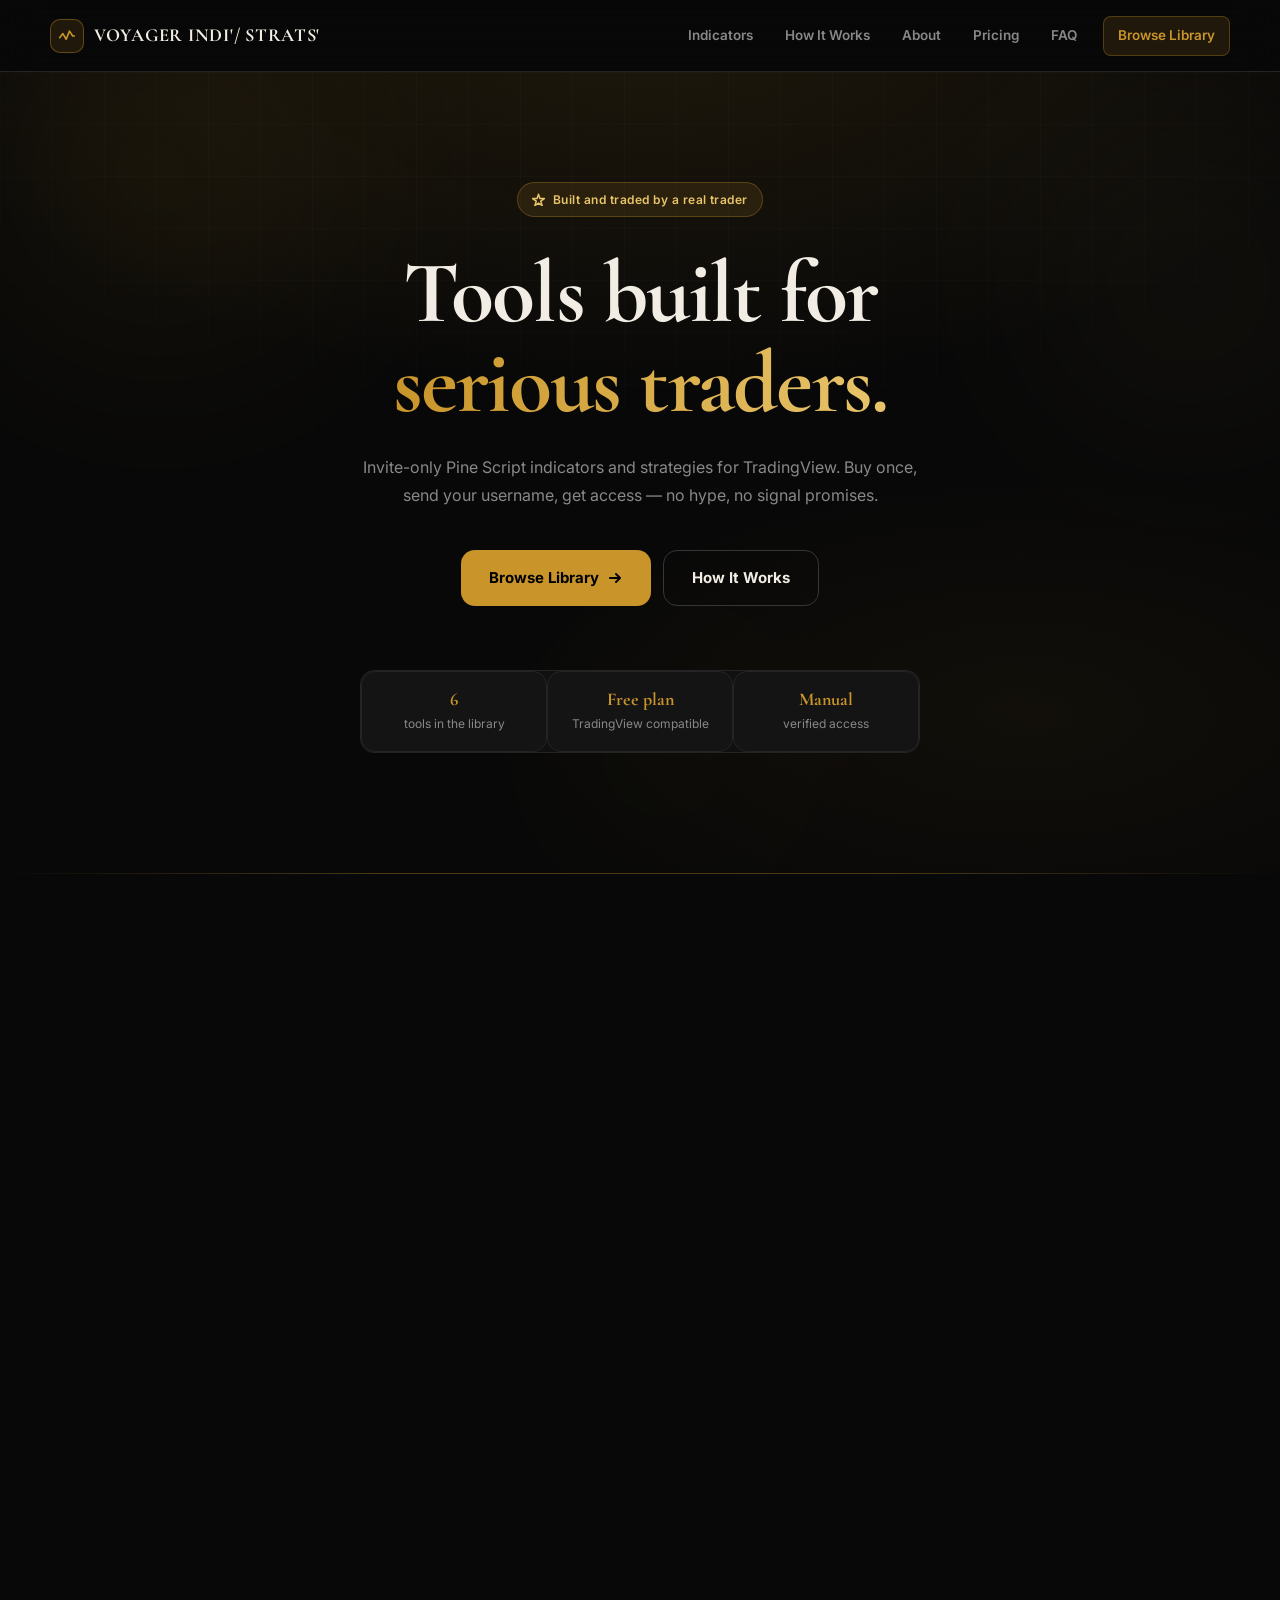
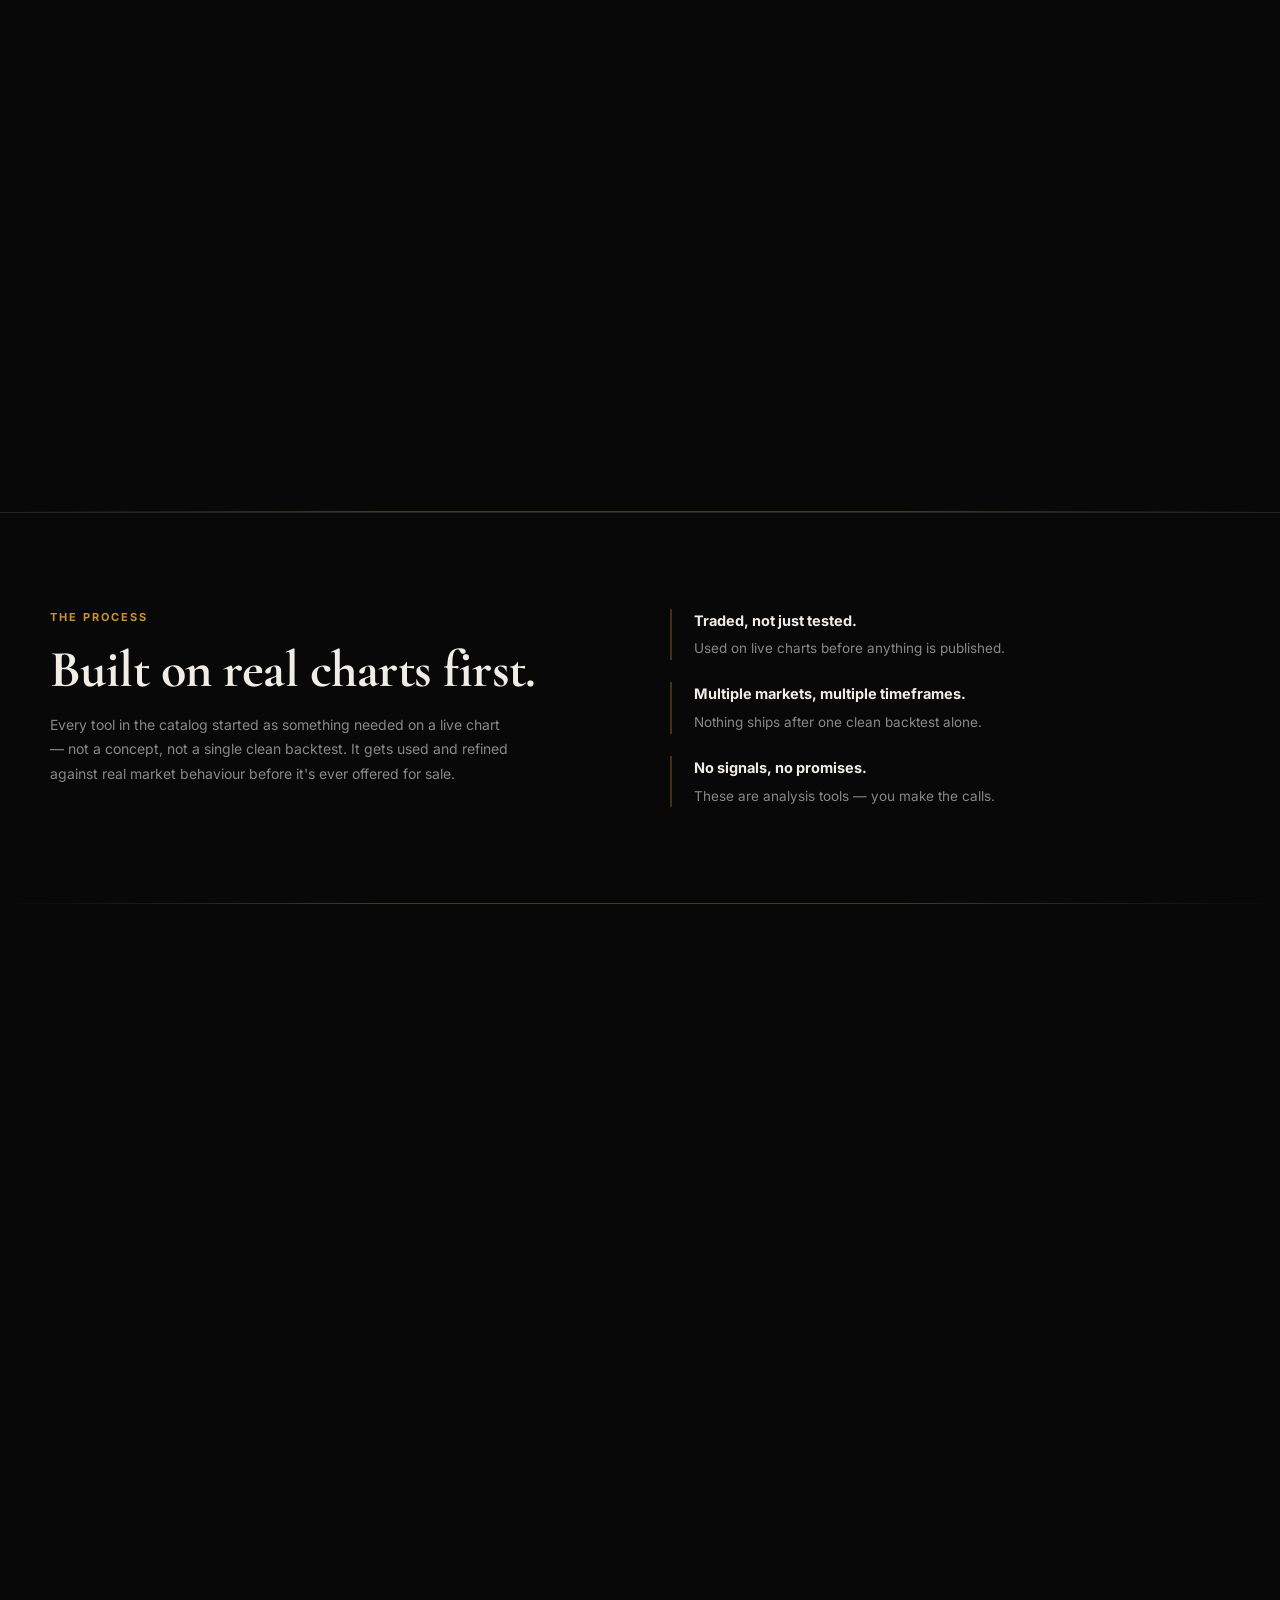
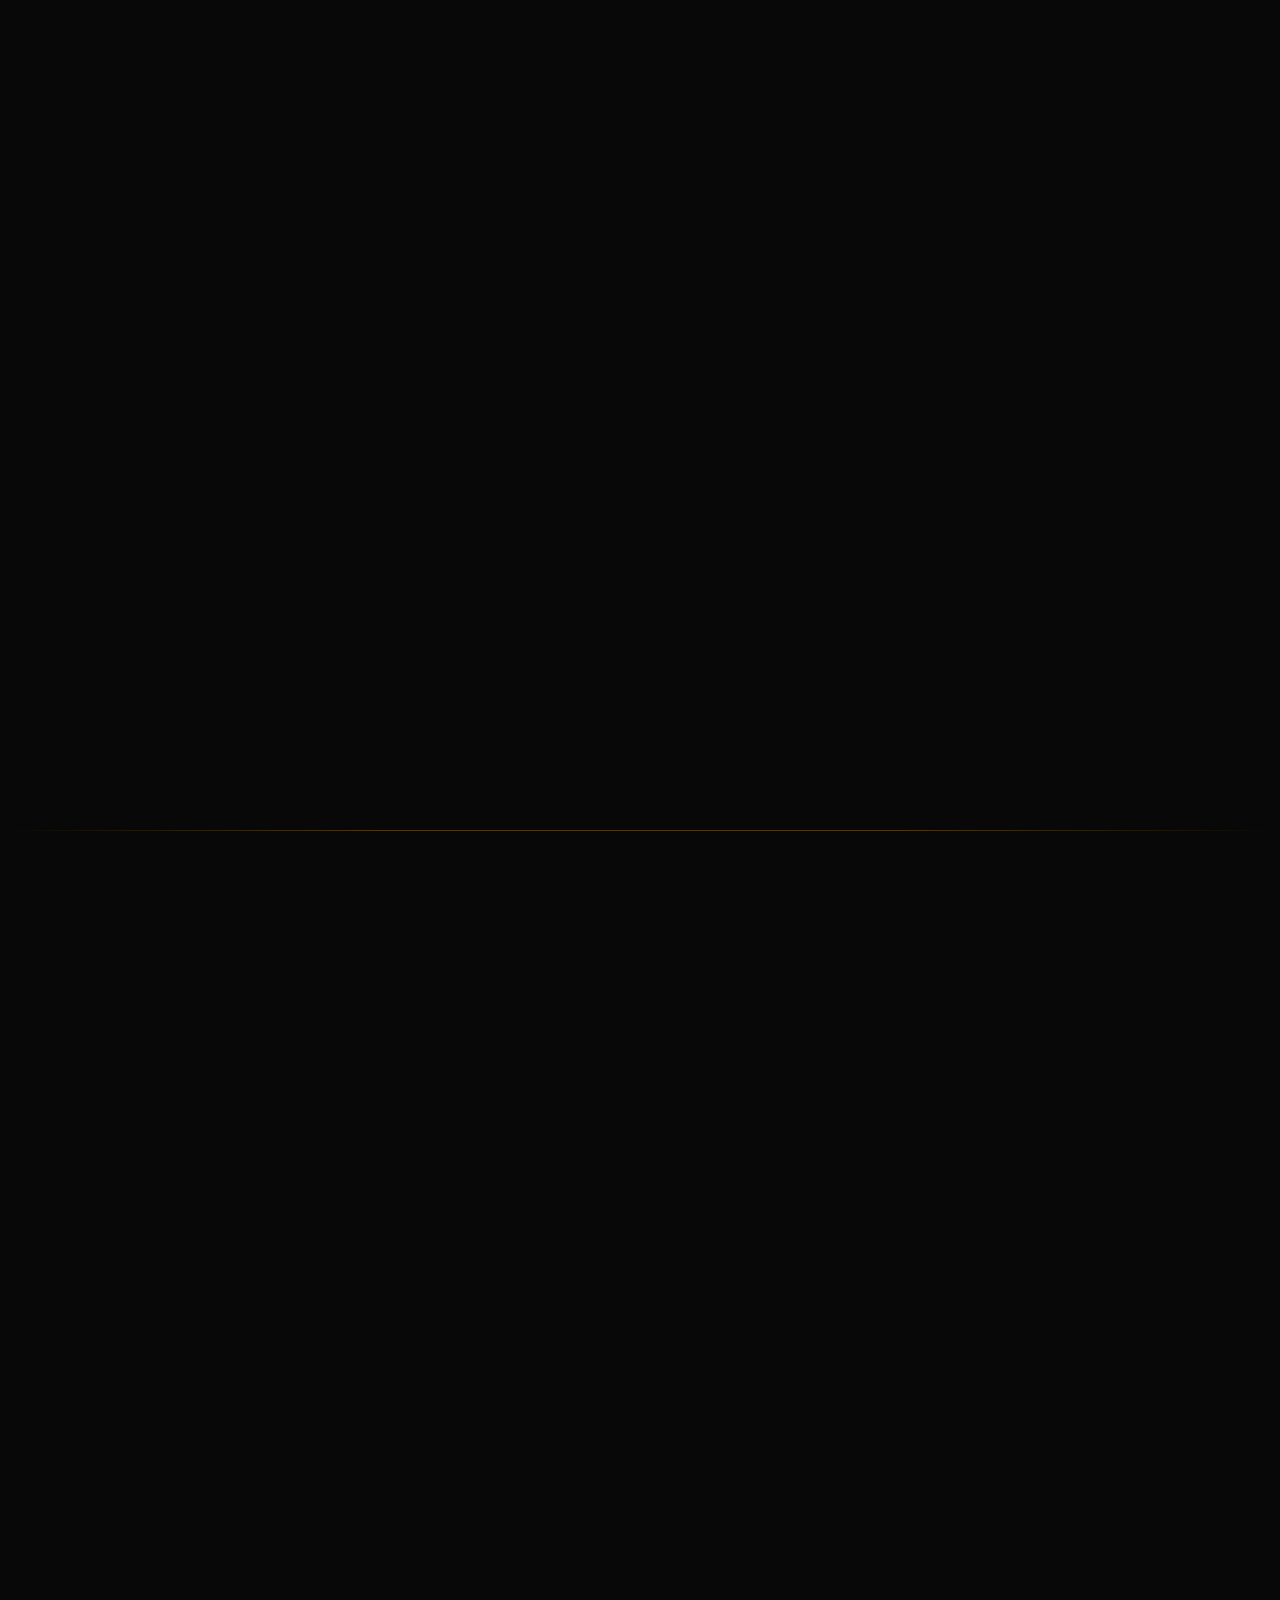
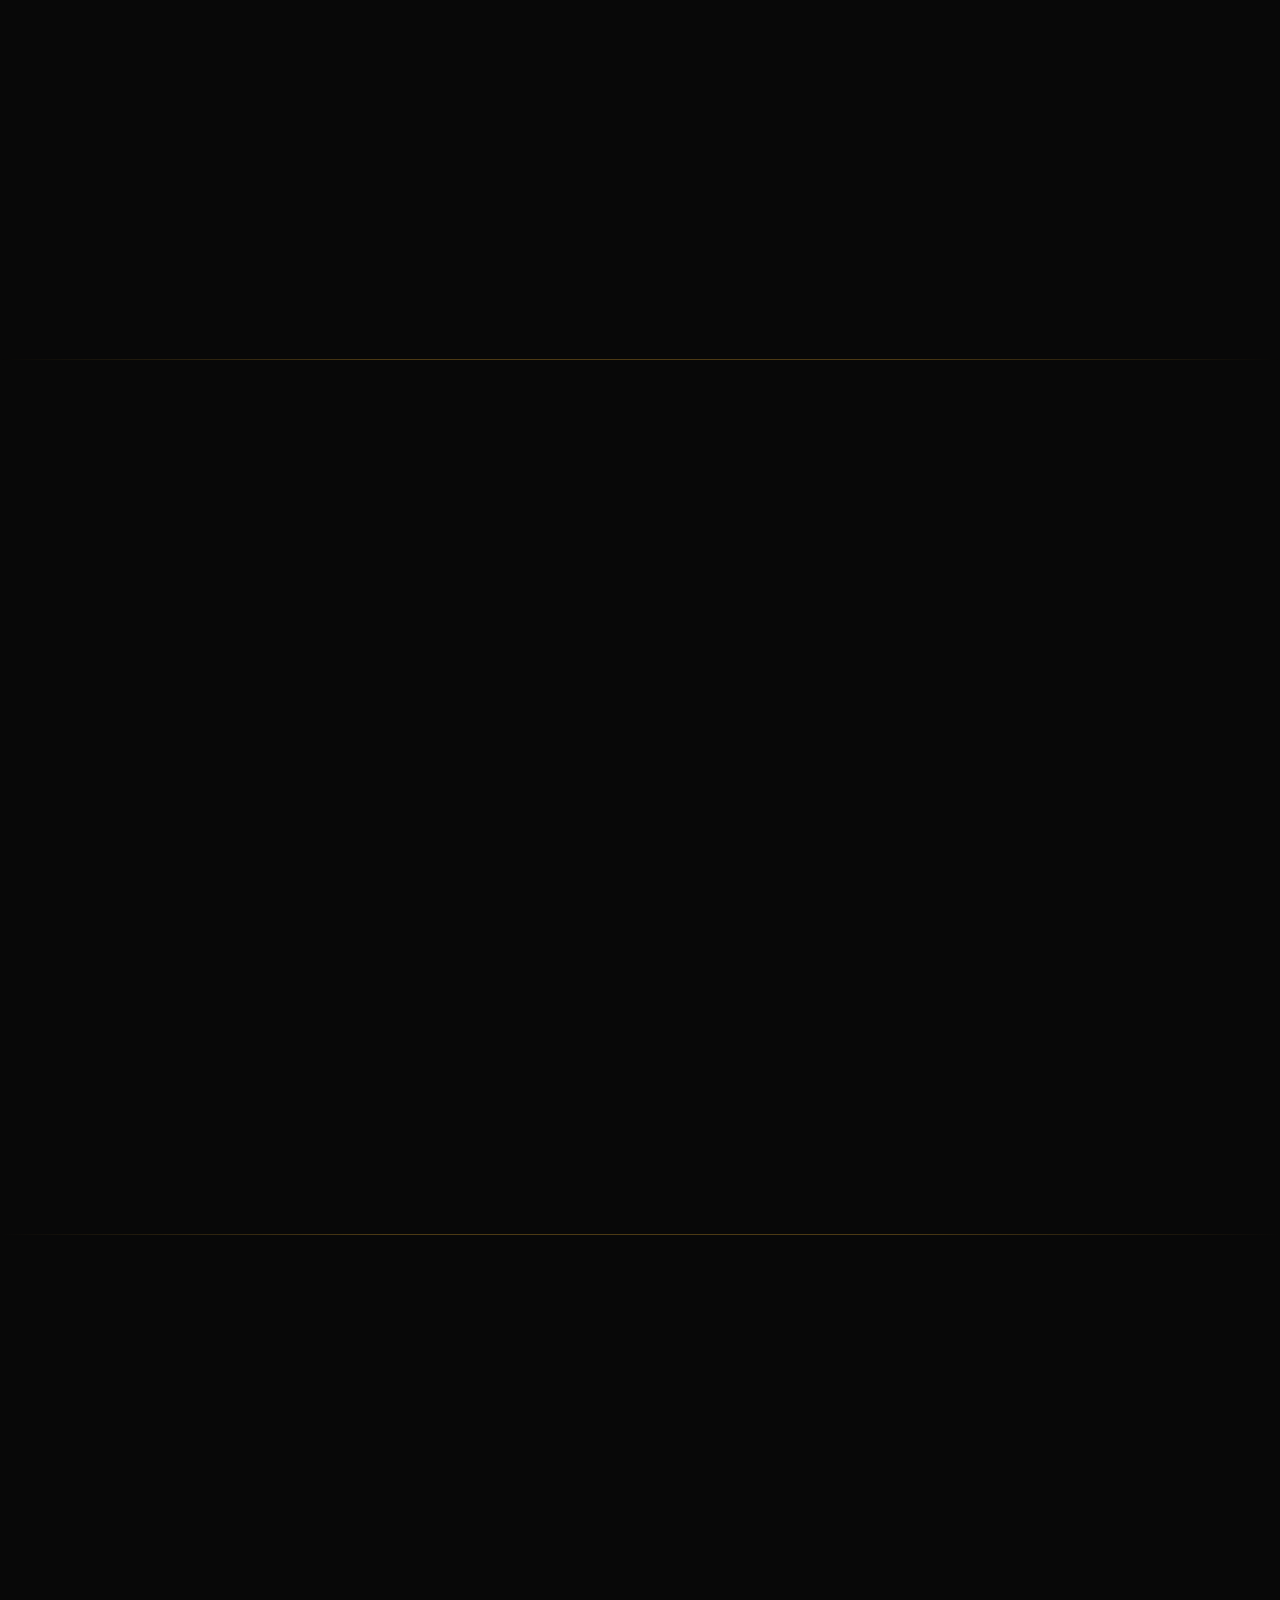
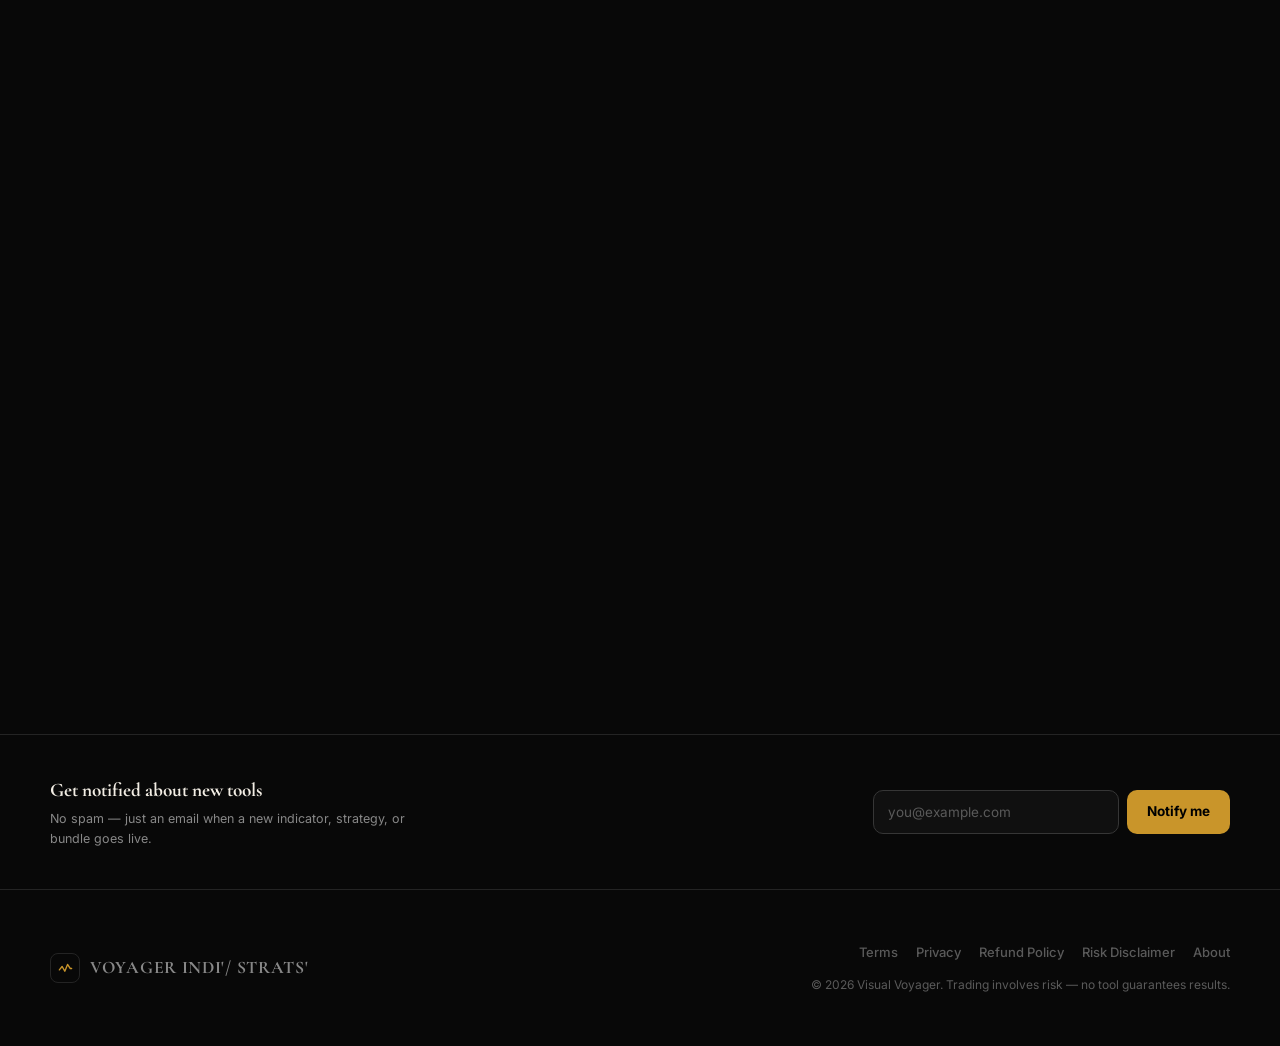
<file: index.html>
<!DOCTYPE html>
<html lang="en">
<head>
    <meta charset="UTF-8">
    <meta name="viewport" content="width=device-width, initial-scale=1.0">
    <meta name="description" content="Premium Pine Script indicators and strategies for TradingView. Built from real trading — buy once, get invite-only access.">
    <title>Voyager — Indicators &amp; Strategies</title>

    <!-- Favicon -->
    <link rel="icon" type="image/x-icon" href="images/favicon.ico">
    <link rel="icon" type="image/png" sizes="32x32" href="images/favicon-32.png">
    <link rel="icon" type="image/png" sizes="16x16" href="images/favicon-16.png">
    <link rel="apple-touch-icon" href="images/apple-touch-icon.png">

    <!-- Social share preview -->
    <meta property="og:type" content="website">
    <meta property="og:site_name" content="Voyager">
    <meta property="og:title" content="Voyager — Indicators &amp; Strategies">
    <meta property="og:description" content="Invite-only Pine Script indicators and strategies for TradingView. Built from real trading — buy once, get invite-only access.">
    <meta property="og:image" content="images/og-preview.png">
    <meta property="og:image:width" content="1200">
    <meta property="og:image:height" content="630">
    <meta name="twitter:card" content="summary_large_image">
    <meta name="twitter:title" content="Voyager — Indicators &amp; Strategies">
    <meta name="twitter:description" content="Invite-only Pine Script indicators and strategies for TradingView.">
    <meta name="twitter:image" content="images/og-preview.png">

    <link rel="preconnect" href="https://fonts.googleapis.com">
    <link href="https://fonts.googleapis.com/css2?family=Cormorant+Garamond:wght@400;600;700&family=Inter:wght@400;500;600;700;800&display=swap" rel="stylesheet">
    <link rel="stylesheet" href="css/global.css">
    <link rel="stylesheet" href="css/store.css">

    <!-- Product structured data for search engines.
         IMPORTANT: keep this in sync with PRODUCTS in js/store.js.
         If you add/remove/reprice a product there, update it here too. -->
    
</head>
<body>
<div class="scroll-progress" id="scrollProgress" aria-hidden="true"></div>
<a class="skip-link" href="#main">Skip to content</a>

<nav class="navbar" aria-label="Primary navigation">
    <div class="navbar-inner">
        <a class="nav-logo" href="#top" aria-label="Voyager home">
            <span class="nav-logo-mark" aria-hidden="true">
                <svg viewBox="0 0 22 22"><polyline points="2,13 6,8 10,15 14,5 18,11 20,11"/></svg>
            </span>
            Voyager Indi'/ Strats'
        </a>
        <button class="nav-toggle" type="button" aria-label="Open menu" aria-expanded="false" data-nav-toggle>
            <span></span><span></span><span></span>
        </button>
        <ul class="nav-links" id="primaryNav" data-nav-menu>
            <li><a href="#indicators">Indicators</a></li>
            <li><a href="#how-it-works">How It Works</a></li>
            <li><a href="about.html">About</a></li>
            <li><a href="pricing.html">Pricing</a></li>
            <li><a href="#faq">FAQ</a></li>
            <li><a href="#indicators" class="nav-cta">Browse Library</a></li>
        </ul>
    </div>
</nav>

<main id="main">

    <!-- Hero -->
    <section class="hero" id="top">
        <div class="hero-bg" aria-hidden="true"></div>
        <div class="ambient-blob b1" aria-hidden="true"></div>
        <div class="ambient-blob b2" aria-hidden="true"></div>
        <div class="ambient-blob b3" aria-hidden="true"></div>
        <div class="ambient-grid" aria-hidden="true"></div>
        <div class="hero-inner">
            <div class="hero-kicker">
                <svg viewBox="0 0 22 22"><path d="M11 2l2.4 7.4H21l-6.2 4.5 2.4 7.4L11 17l-6.2 4.3 2.4-7.4L1 9.4h7.6z"/></svg>
                Built and traded by a real trader
            </div>
            <h1>
                Tools built for<br>
                <span class="accent-text">serious traders.</span>
            </h1>
            <p class="hero-sub">
                Invite-only Pine Script indicators and strategies for TradingView.
                Buy once, send your username, get access — no hype, no signal promises.
            </p>
            <div class="hero-actions">
                <a href="#indicators" class="btn btn-gold btn-lg">
                    Browse Library
                    <svg width="16" height="16" viewBox="0 0 16 16" fill="none" stroke="currentColor" stroke-width="2" stroke-linecap="round" stroke-linejoin="round"><path d="M3 8h10M9 4l4 4-4 4"/></svg>
                </a>
                <a href="#how-it-works" class="btn btn-outline btn-lg">How It Works</a>
            </div>
            <div class="trust-row" aria-label="At a glance">
                <div class="trust-item">
                    <strong id="libraryCount">0</strong>
                    tools in the library
                </div>
                <div class="trust-item">
                    <strong>Free plan</strong>
                    TradingView compatible
                </div>
                <div class="trust-item">
                    <strong>Manual</strong>
                    verified access
                </div>
            </div>
        </div>
    </section>

    <div class="gold-rule" aria-hidden="true"></div>

    <!-- Catalog -->
    <section id="indicators" class="catalog-section reveal">
        <div class="catalog-inner">
            <div class="catalog-header">
                <div>
                    <span class="section-eyebrow">The Library</span>
                    <h2 class="section-title">Indicators, Strategies &amp; Expert Advisors</h2>
                    <p class="catalog-legend">
                        <strong>Indicators</strong> overlay your chart with analysis.
                        <strong>Strategies</strong> include full entry/exit/risk logic.
                        <strong>Expert Advisors</strong> run on MT5 and can trade for you automatically.
                    </p>
                </div>
                <div class="filter-bar" role="group" aria-label="Filter by type">
                    <button class="filter-btn active" type="button" data-filter="all">All</button>
                    <button class="filter-btn" type="button" data-filter="indicator">Indicators</button>
                    <button class="filter-btn" type="button" data-filter="strategy">Strategies</button>
                    <button class="filter-btn" type="button" data-filter="ea">EAs</button>
                </div>
            </div>
            <div class="product-grid" id="productGrid" aria-live="polite"></div>
            <p class="empty-state" id="emptyState" hidden>Nothing here yet.</p>

            <!-- find the whole compare-table-wrap block, replace with: -->
            <div class="compare-table-wrap">
                <p class="compare-label">Not sure which one? Quick comparison:</p>
                <div class="compare-scroll">
                    <table class="compare-table">
                        <thead>
                            <tr>
                                <th scope="col">Tool</th>
                                <th scope="col">Type</th>
                                <th scope="col">Best for</th>
                            </tr>
                        </thead>
                        <tbody>
                            <tr data-compare-row="momentum-pulse-v1" tabindex="0" role="button" aria-label="View Momentum Pulse">
                                <th scope="row">Momentum Pulse v1</th>
                                <td><span class="product-type-tag indicator">indicator</span></td>
                                <td>Spotting trend strength early, filtering out chop</td>
                            </tr>
                            <tr data-compare-row="supply-and-demand-pro-v1" tabindex="0" role="button" aria-label="View Supply and Demand Pro">
                                <th scope="row">Supply and Demand Pro v1</th>
                                <td><span class="product-type-tag indicator">indicator</span></td>
                                <td>Seeing where price is likely to react</td>
                            </tr>
                            <tr data-compare-row="dynamic-sma-ribbon-v1" tabindex="0" role="button" aria-label="View Dynamic SMA Ribbon">
                                <th scope="row">Dynamic SMA Ribbon v1</th>
                                <td><span class="product-type-tag indicator">indicator</span></td>
                                <td>A fast visual read on trend direction</td>
                            </tr>
                            <tr data-compare-row="session-range-tracker-v1" tabindex="0" role="button" aria-label="View Session Range Tracker">
                                <th scope="row">Session Range Tracker v2</th>
                                <td><span class="product-type-tag indicator">indicator</span></td>
                                <td>Trading session opens and overlaps</td>
                            </tr>
                            <tr data-compare-row="candle-range-theory-v2" tabindex="0" role="button" aria-label="View Candle Range Theory">
                                <th scope="row">Candle Range Theory v2</th>
                                <td><span class="product-type-tag indicator">indicator</span></td>
                                <td>Weekly/daily range theory with fair value gaps</td>
                            </tr>
                            <tr data-compare-row="voyager-fvg-v1" tabindex="0" role="button" aria-label="View Voyager FVG EA">
                                <th scope="row">Voyager FVG EA</th>
                                <td><span class="product-type-tag ea">expert advisor</span></td>
                                <td>Automated FVG detection with optional auto-trading on MT5</td>
                            </tr>
                        </tbody>
                    </table>
                </div>
            </div>

        </div>
    </section>

    <div class="gold-rule" aria-hidden="true"></div>

    <!-- Process -->
    <section id="process" class="process-section">
        <div class="process-inner">
            <div class="process-text">
                <span class="section-eyebrow">The Process</span>
                <h2 class="section-title">Built on real charts first.</h2>
                <p class="section-sub">Every tool in the catalog started as something needed on a live chart — not a concept, not a single clean backtest. It gets used and refined against real market behaviour before it's ever offered for sale.</p>
            </div>
            <ul class="process-principles">
                <li><strong>Traded, not just tested.</strong> Used on live charts before anything is published.</li>
                <li><strong>Multiple markets, multiple timeframes.</strong> Nothing ships after one clean backtest alone.</li>
                <li><strong>No signals, no promises.</strong> These are analysis tools — you make the calls.</li>
            </ul>
        </div>
    </section>

    <div class="gold-rule" aria-hidden="true"></div>

    <!-- How it works -->
    <section id="how-it-works" class="how-section reveal">
        <div class="how-inner">
            <div class="how-header">
                <span class="section-eyebrow">The Process</span>
                <h2 class="section-title">From purchase to your chart</h2>
            </div>
            <div class="steps">
                <div class="step">
                    <div class="step-number">01</div>
                    <h3>Buy securely</h3>
                    <p>Complete checkout for the tool you want. Payment is handled securely via Paystack or Local bank transfers.</p>
                </div>
                <div class="step-connector" aria-hidden="true">→</div>
                <div class="step">
                    <div class="step-number">02</div>
                    <h3>Send your TradingView username</h3>
                    <p>You'll be asked for it at checkout. This is how access gets linked to your account — not your email.</p>
                </div>
                <div class="step-connector" aria-hidden="true">→</div>
                <div class="step">
                    <div class="step-number">03</div>
                    <h3>Access granted</h3>
                    <p>The script appears under your "Invite-only scripts" tab in TradingView, usually within a few hours. First time? <a href="https://www.tradingview.com/support/solutions/43000653372-why-i-do-not-have-an-invite-only-scripts-tab-in-my-indicators-library/" target="_blank" rel="noopener noreferrer" class="step-link">Here's where to find it</a>.</p>
                </div>
            </div>
        </div>
    </section>

    <!-- Trust & Security -->
    <section class="trust-section reveal">
        <div class="trust-inner">
            <span class="section-eyebrow">Secure checkout</span>
            <div class="trust-items reveal-stagger">
                <div class="trust-item">
                    <div class="trust-item-icon" aria-hidden="true">
                        <svg viewBox="0 0 24 24" fill="none" stroke="currentColor" stroke-width="1.5" stroke-linecap="round" stroke-linejoin="round"><rect x="2" y="5" width="20" height="14" rx="2"/><path d="M2 10h20"/></svg>
                    </div>
                    <span>Paystack</span>
                    <span class="trust-item-sub">Card payments</span>
                </div>

                <div class="trust-item">
                    <div class="trust-item-icon" aria-hidden="true">
                        <svg viewBox="0 0 40 24" fill="none"><text x="50%" y="55%" dominant-baseline="middle" text-anchor="middle" font-family="Inter,sans-serif" font-weight="800" font-size="11" fill="currentColor" letter-spacing="1">VISA</text></svg>
                    </div>
                    <span>Visa</span>
                    <span class="trust-item-sub">Credit &amp; debit</span>
                </div>

                <div class="trust-item">
                    <div class="trust-item-icon" aria-hidden="true">
                        <svg viewBox="0 0 28 28" fill="none" stroke="currentColor" stroke-width="1.5"><circle cx="10" cy="14" r="7"/><circle cx="18" cy="14" r="7"/></svg>
                    </div>
                    <span>Mastercard</span>
                    <span class="trust-item-sub">Credit &amp; debit</span>
                </div>

                <div class="trust-item">
                    <div class="trust-item-icon" aria-hidden="true">
                        <svg viewBox="0 0 24 24" fill="none" stroke="currentColor" stroke-width="1.5" stroke-linecap="round" stroke-linejoin="round"><path d="M21 10h-6a2 2 0 0 0-2 2v6a2 2 0 0 0 2 2h6a2 2 0 0 0 2-2v-6a2 2 0 0 0-2-2z"/><path d="M3.27 6.96A9.956 9.956 0 0 1 12.5 4c5.52 0 10 4.48 10 10a9.956 9.956 0 0 1-2.96 7.23"/><path d="M8.53 8.53A5.002 5.002 0 0 1 12.5 7c2.76 0 5 2.24 5 5a4.978 4.978 0 0 1-.53 2.47"/></svg>
                    </div>
                    <span>Bank transfer</span>
                    <span class="trust-item-sub">Local bank payments</span>
                </div>

                <div class="trust-item">
                    <div class="trust-item-icon" aria-hidden="true">
                        <svg viewBox="0 0 22 22" fill="none" stroke="currentColor" stroke-width="1.8" stroke-linecap="round" stroke-linejoin="round"><path d="M2 15c4-2 6-6 9-6s5 4 9 6" opacity="1"/><path d="M2 12c4-2 6-6 9-6s5 4 9 6" opacity=".6"/><path d="M2 9c4-2 6-6 9-6s5 4 9 6" opacity=".3"/></svg>
                    </div>
                    <span>Crypto</span>
                    <span class="trust-item-sub">Cryptocurrency</span>
                </div>
                
                <div class="trust-item">
                    <div class="trust-item-icon" aria-hidden="true">
                        <svg viewBox="0 0 22 22" fill="none" stroke="currentColor" stroke-width="1.8" stroke-linecap="round" stroke-linejoin="round"><polyline points="2,13 6,8 10,15 14,5 18,11 20,11"/></svg>
                    </div>
                    <span>TradingView</span>
                    <span class="trust-item-sub">Invite-only access</span>
                </div>
            </div>

            <div class="security-badge">
                <svg class="security-badge-icon" viewBox="0 0 24 24" fill="none" stroke="currentColor" stroke-width="1.5" stroke-linecap="round" stroke-linejoin="round" aria-hidden="true"><rect x="5" y="11" width="14" height="9" rx="2"/><path d="M8 11V7a4 4 0 0 1 8 0v4"/></svg>
                <span class="security-badge-divider"></span>
                <span>256-bit SSL Encrypted</span>
                <span class="security-badge-divider"></span>
                <span class="security-verified">
                    <svg viewBox="0 0 16 16" width="12" height="12" aria-hidden="true"><path d="M13.78 4.22a.75.75 0 0 1 0 1.06l-7.25 7.25a.75.75 0 0 1-1.06 0L2.22 9.28a.75.75 0 0 1 1.06-1.06L6 10.94l6.72-6.72a.75.75 0 0 1 1.06 0Z"/></svg>
                    Secure
                </span>
            </div>
        </div>
    </section>

    <!-- Risk -->
    <section class="risk-section reveal">
        <div class="risk-inner">
            <div class="risk-card">
                <div>
                    <p class="risk-label">Worth saying plainly</p>
                    <h2>Tools support decisions.<br>They don't replace discipline.</h2>
                </div>
                <p>No script removes risk or guarantees returns. Backtest, forward-test, and size positions according to your own plan — not a chart overlay.</p>
            </div>
        </div>
    </section>

    <!-- TradingView profile / social proof -->
    <section class="tv-proof-section reveal">
        <div class="tv-proof-inner">
            <div class="tv-proof-card">
                <div class="tv-proof-left">
                    <div class="tv-proof-icon" aria-hidden="true">
                        <svg viewBox="0 0 22 22"><polyline points="2,13 6,8 10,15 14,5 18,11 20,11"/></svg>
                    </div>
                    <div class="tv-proof-text">
                        <h3>Follow the ideas, not just the tools</h3>
                        <p>Charts, trade ideas, and script updates get posted on TradingView first — see the thinking behind these tools before you buy.</p>
                    </div>
                </div>
                <a class="btn btn-gold" href="https://www.tradingview.com/u/Villain-World_wide/" target="_blank" rel="noopener noreferrer">
                    View TradingView profile
                    <svg width="16" height="16" viewBox="0 0 16 16" fill="none" stroke="currentColor" stroke-width="2" stroke-linecap="round" stroke-linejoin="round"><path d="M3 8h10M9 4l4 4-4 4"/></svg>
                </a>
            </div>
        </div>
    </section>

    <div class="gold-rule" aria-hidden="true"></div>

    <!-- Roadmap / coming soon -->
    <section class="vv-indicators reveal" id="roadmap">
    <div class="vv-indicators__inner">
        <div class="vv-section-heading">
        <span class="vv-eyebrow section-eyebrow">What's Next</span>
        <h2 class="section-title">More tools on the way</h2>
        <p class="section-sub">
            The library above is what's live and buyable today. Here's what's currently in
            development for future release.
        </p>
        </div>

        <div class="vv-indicator-grid">
        <article class="vv-indicator-card">
            <div class="vv-indicator-card__top">
            <span class="vv-status">In development</span>
            <span class="vv-price">Coming soon</span>
            </div>
            <h3>Signal Suite</h3>
            <p>
            A complete signal system designed to highlight high-probability setups with clear visual confirmation.
            </p>
            <ul>
            <li>Buy and sell signal alerts</li>
            <li>Trend confirmation filters</li>
            <li>Works with multiple timeframes</li>
            </ul>
            <button class="vv-btn vv-btn--disabled" type="button" disabled>
            Not available yet
            </button>
        </article>

        <article class="vv-indicator-card">
            <div class="vv-indicator-card__top">
            <span class="vv-status">In development</span>
            <span class="vv-price">Coming soon</span>
            </div>
            <h3>Market Structure Indicator</h3>
            <p>
            Identify trend shifts, breakouts, liquidity areas, and structure changes faster on the chart.
            </p>
            <ul>
            <li>Break of structure markers</li>
            <li>Liquidity zone highlights</li>
            <li>Cleaner chart reading</li>
            </ul>
            <button class="vv-btn vv-btn--disabled" type="button" disabled>
            Not available yet
            </button>
        </article>

        <article class="vv-indicator-card">
            <div class="vv-indicator-card__top">
            <span class="vv-status">In development</span>
            <span class="vv-price">Coming soon</span>
            </div>
            <h3>Voyager FVG EA</h3>
            <p>
            An Expert Advisor for MT5 that automatically detects fair value gaps and can optionally place trades for you.
            </p>
            <ul>
            <li>Automatic FVG detection</li>
            <li>Optional auto-trading on MT5</li>
            <li>Backtest-ready strategy logic</li>
            </ul>
            <button class="vv-btn vv-btn--disabled" type="button" disabled>
            Not available yet
            </button>
        </article>
        
        <article class="vv-indicator-card">
            <div class="vv-indicator-card__top">
            <span class="vv-status vv-status--notify">Waitlist</span>
            <span class="vv-price">Early access</span>
            </div>
            <h3>Full Bundle</h3>
            <p>
            Get notified when the full Voyager indicator collection is ready for purchase.
            </p>
            <ul>
            <li>Bundle pricing</li>
            <li>Setup instructions included</li>
            <li>Future updates included</li>
            </ul>
            <a class="vv-btn" href="mailto:visualvoyagerbsn@gmail.com?subject=Voyager%20Indicator%20Waitlist">
            Join waitlist
            </a>
        </article>
        </div>
    </div>
    </section>


    <div class="gold-rule" aria-hidden="true"></div>

    <!-- Changelog / build-in-public -->
    <section class="changelog-section reveal" id="changelog">
        <div class="changelog-inner">
            <div class="changelog-header">
                <span class="section-eyebrow">Build Log</span>
                <h2 class="section-title">What's shipping</h2>
                <p class="section-sub">A running log of updates — so you know these tools are actively maintained, not launched and forgotten.</p>
            </div>

            <div class="now-card">
                <span class="now-dot" aria-hidden="true"></span>
                <div>         
                    <p class="now-label">Currently working on</p>
                </div>
            </div>

            <ul class="changelog-list">
    
                <li>
                    <span class="changelog-date">Aug 2026</span>
                    <p>Voyager FVG EA •Under Development• — the first Expert Advisor in the library, with automatic fair value gap detection and optional MT5 auto-trading.</p>
                </li>

                <li>
                    <span class="changelog-date">Aug 2026</span>
                    <p>Smart Trend Filter strategy released with full entry/exit/risk logic, backtest-ready.</p>
                </li>

                <li>
                    <span class="changelog-date">Jul 2026</span>
                    <p>Momentum Pulse and Liquidity Zones Pro •published• — v1.0 live for TradingView invite-only access.</p>
                </li>
                
                <li>
                    <span class="changelog-date">Jun 2026</span>
                    <p>Market Structure Indicator and Signal Suite •published•  — v1.0 live for TradingView invite-only access.</p>
                </li>

                <li>
                    <span class="changelog-date">Apr 2026</span>
                    <p>Started development on Market Structure Indicator and Signal Suite — see "What's Next" above.</p>
                </li>
            </ul>
        </div>
    </section>

    <div class="gold-rule" aria-hidden="true"></div>

    <!-- FAQ -->
    <section id="faq" class="faq-section reveal">
        <div class="faq-inner">
            <div class="faq-header">
                <span class="section-eyebrow">FAQ</span>
                <h2 class="section-title">Good to know</h2>
            </div>
            <div class="pre-purchase-note">
                <svg width="16" height="16" viewBox="0 0 22 22" fill="none" stroke="currentColor" stroke-width="1.8" stroke-linecap="round" stroke-linejoin="round" aria-hidden="true"><path d="M11 15.5v-.5a3 3 0 013-3 2.5 2.5 0 000-5H11a2.5 2.5 0 00-2.5 2.5"/><circle cx="11" cy="18.5" r=".6" fill="currentColor" stroke="none"/></svg>
                <span>Questions before you buy? <a href="mailto:visualvoyagerbsn@gmail.com">Email me</a> or message on <a href="https://wa.me/27814758138" target="_blank" rel="noopener noreferrer">WhatsApp</a> — I'll answer before you commit to anything.</span>
            </div>
            <div class="faq-list" id="faqList"></div>
        </div>
    </section>

</main>

<div class="newsletter-bar">
    <div class="newsletter-inner">
        <div class="newsletter-text">
            <h3>Get notified about new tools</h3>
            <p>No spam — just an email when a new indicator, strategy, or bundle goes live.</p>
        </div>
        <form class="newsletter-form" data-newsletter-form>
            <input type="email" placeholder="you@example.com" required aria-label="Email address">
            <button type="submit">Notify me</button>
        </form>
    </div>
</div>

<footer class="footer">
    <div class="footer-inner">
        <div class="footer-logo">
            <span class="footer-logo-mark" aria-hidden="true">
                <svg viewBox="0 0 22 22"><polyline points="2,13 6,8 10,15 14,5 18,11 20,11"/></svg>
            </span>
            Voyager Indi'/ Strats'
        </div>
        <div class="footer-right">
            <nav class="footer-links" aria-label="Legal">
                <a href="terms.html">Terms</a>
                <a href="privacy.html">Privacy</a>
                <a href="refund-policy.html">Refund Policy</a>
                <a href="risk-disclaimer.html">Risk Disclaimer</a>
                <a href="about.html">About</a>
            </nav>
            <p class="footer-copy">© 2026 Visual Voyager. Trading involves risk — no tool guarantees results.</p>
        </div>
    </div>
</footer>

<script src="js/store.js"></script>
</body>
</html>
</file>
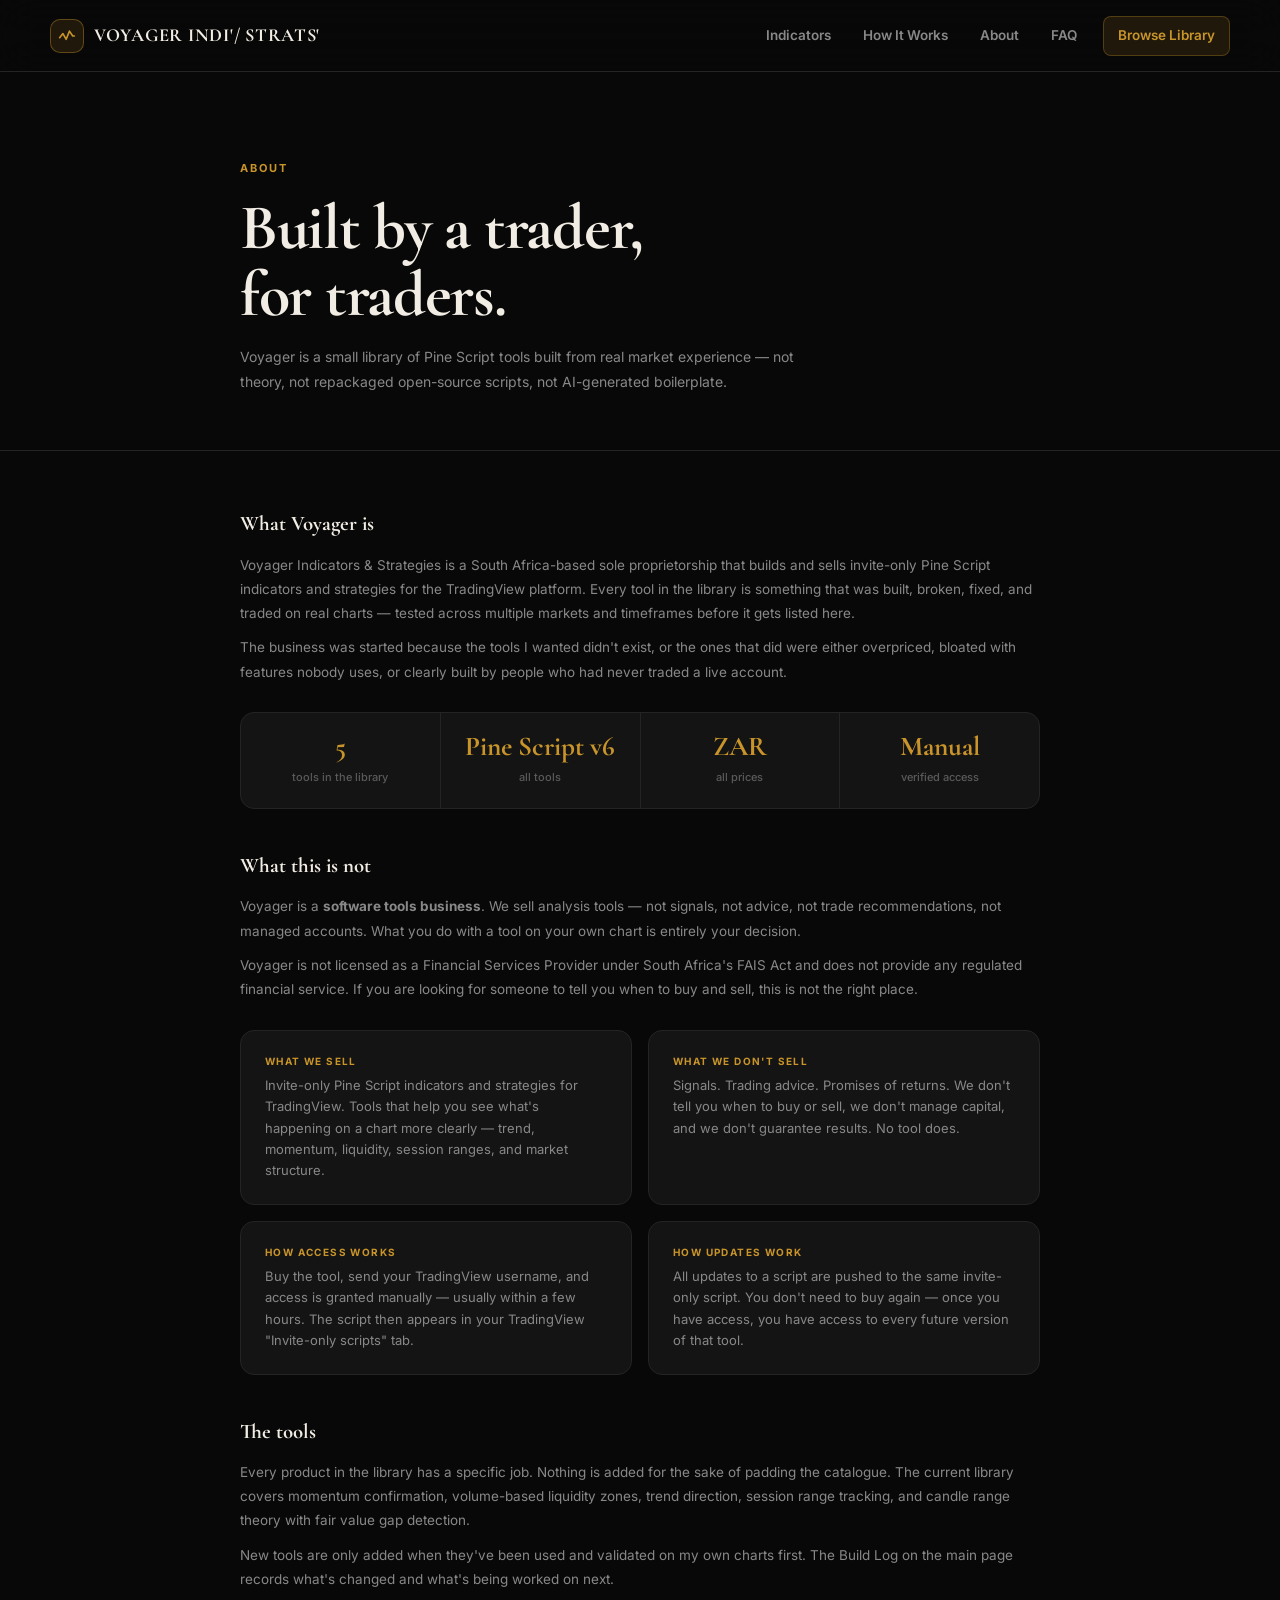
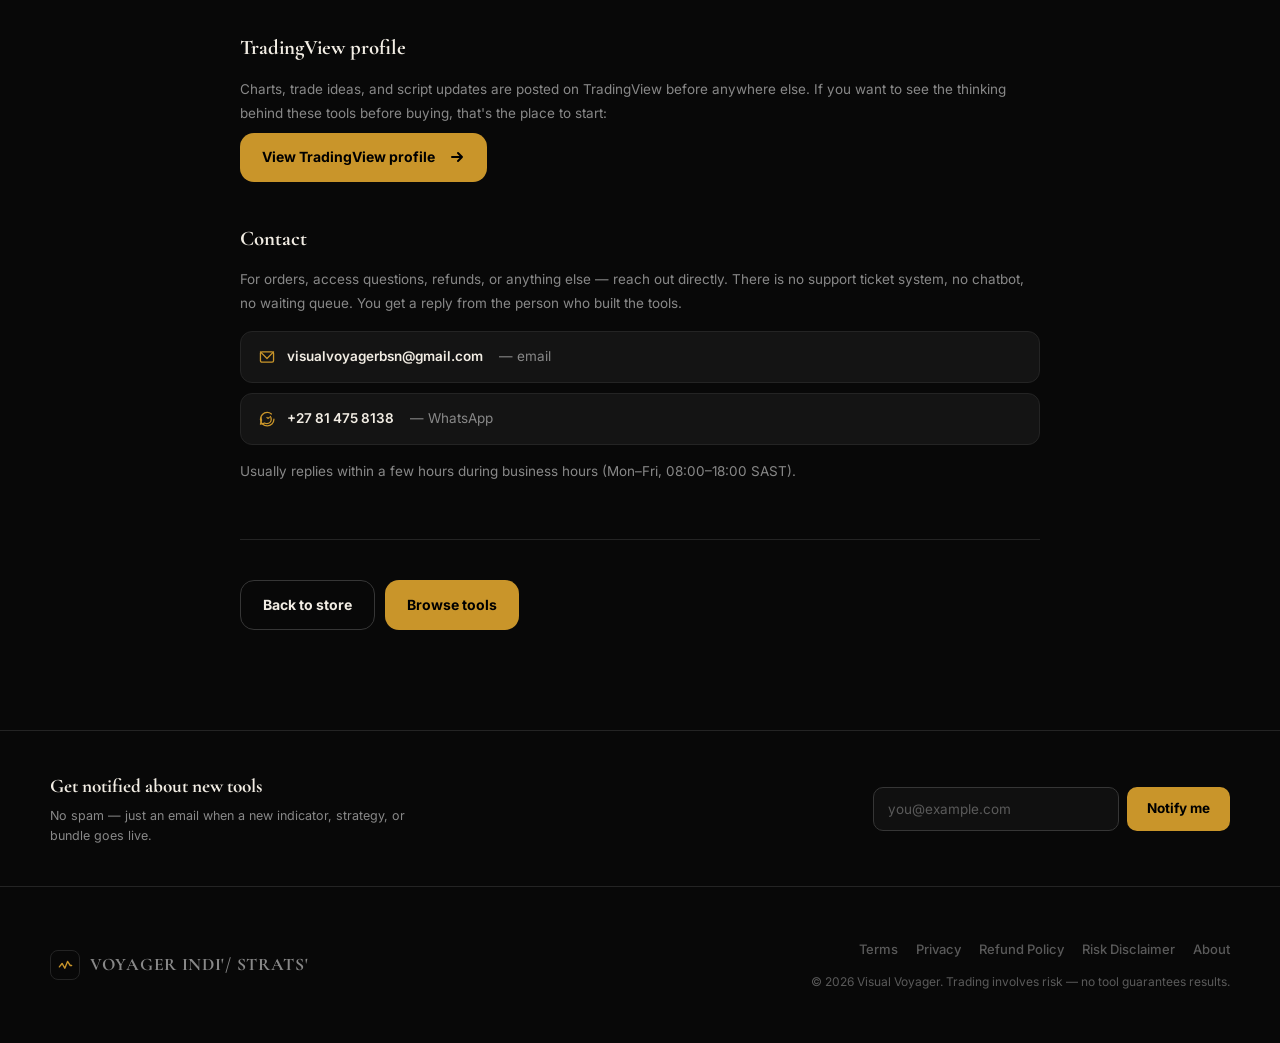
<file: about.html>
<!DOCTYPE html>
<html lang="en">
<head>
    <meta charset="UTF-8">
    <meta name="viewport" content="width=device-width, initial-scale=1.0">
    <meta name="description" content="About Voyager Indicators & Strategies — Pine Script tools built from real trading experience.">
    <title>About | Voyager</title>
    <link rel="icon" type="image/x-icon" href="images/favicon.ico">
    <link rel="icon" type="image/png" sizes="32x32" href="images/favicon-32.png">
    <link rel="icon" type="image/png" sizes="16x16" href="images/favicon-16.png">
    <link rel="apple-touch-icon" href="images/apple-touch-icon.png">
    <meta property="og:type" content="website">
    <meta property="og:site_name" content="Voyager">
    <meta property="og:title" content="About | Voyager">
    <meta property="og:description" content="About Voyager — Pine Script indicators and strategies built from real trading experience, not theory.">
    <meta property="og:image" content="images/og-preview.png">
    <meta property="og:image:width" content="1200">
    <meta property="og:image:height" content="630">
    <meta name="twitter:card" content="summary_large_image">
    <meta name="twitter:title" content="About | Voyager">
    <meta name="twitter:description" content="Pine Script indicators and strategies built from real trading experience.">
    <meta name="twitter:image" content="images/og-preview.png">
    <link rel="preconnect" href="https://fonts.googleapis.com">
    <link href="https://fonts.googleapis.com/css2?family=Cormorant+Garamond:wght@400;600;700&family=Inter:wght@400;500;600;700;800&display=swap" rel="stylesheet">
    <link rel="stylesheet" href="css/global.css">
    <link rel="stylesheet" href="css/legal.css">
    <style>
        .about-grid {
            display: grid;
            grid-template-columns: 1fr 1fr;
            gap: 16px;
            margin: 28px 0;
        }
        .about-card {
            padding: 22px 24px;
            border: 1px solid var(--border);
            border-radius: var(--radius);
            background: var(--card);
        }
        .about-card-label {
            font-size: 10px;
            font-weight: 700;
            letter-spacing: .14em;
            text-transform: uppercase;
            color: var(--gold);
            margin-bottom: 6px;
        }
        .about-card p {
            font-size: 13px;
            color: var(--muted-2);
            line-height: 1.65;
            margin: 0;
        }
        .about-stat-row {
            display: flex;
            gap: 0;
            border: 1px solid var(--border);
            border-radius: var(--radius);
            background: var(--card);
            overflow: hidden;
            margin: 28px 0;
        }
        .about-stat {
            flex: 1;
            padding: 20px 16px;
            text-align: center;
            border-right: 1px solid var(--border);
        }
        .about-stat:last-child { border-right: none; }
        .about-stat strong {
            display: block;
            font-family: 'Cormorant Garamond', Georgia, serif;
            font-size: 1.7rem;
            font-weight: 700;
            color: var(--gold);
            line-height: 1;
            margin-bottom: 4px;
        }
        .about-stat span {
            font-size: 11px;
            color: var(--muted);
            font-weight: 500;
        }
        .contact-block {
            display: flex;
            flex-direction: column;
            gap: 10px;
            margin-top: 16px;
        }
        .contact-row {
            display: flex;
            align-items: center;
            gap: 12px;
            padding: 14px 18px;
            border: 1px solid var(--border);
            border-radius: 12px;
            background: var(--card);
            text-decoration: none;
            color: var(--text);
            font-size: 13.5px;
            font-weight: 600;
            transition: border-color .2s, background .2s;
        }
        .contact-row:hover {
            border-color: rgba(201,149,42,.35);
            background: var(--card-hover);
            color: var(--gold);
        }
        .contact-row svg {
            width: 16px; height: 16px;
            flex-shrink: 0;
            color: var(--gold);
            fill: none;
            stroke: currentColor;
            stroke-width: 1.8;
            stroke-linecap: round;
            stroke-linejoin: round;
        }
        .contact-row span { color: var(--muted-2); font-weight: 400; margin-left: 4px; }
        @media (max-width: 560px) {
            .about-grid { grid-template-columns: 1fr; }
            .about-stat-row { flex-direction: column; }
            .about-stat { border-right: none; border-bottom: 1px solid var(--border); }
            .about-stat:last-child { border-bottom: none; }
        }
    </style>
</head>
<body>
<a class="skip-link" href="#main">Skip to content</a>
<nav class="navbar" aria-label="Primary navigation">
    <div class="navbar-inner">
        <a class="nav-logo" href="index.html" aria-label="Voyager home">
            <span class="nav-logo-mark" aria-hidden="true">
                <svg viewBox="0 0 22 22"><polyline points="2,13 6,8 10,15 14,5 18,11 20,11"/></svg>
            </span>
            Voyager Indi'/ Strats'
        </a>
        <button class="nav-toggle" type="button" aria-label="Open menu" aria-expanded="false" data-nav-toggle>
            <span></span><span></span><span></span>
        </button>
        <ul class="nav-links" id="primaryNav" data-nav-menu>
            <li><a href="index.html#indicators">Indicators</a></li>
            <li><a href="index.html#how-it-works">How It Works</a></li>
            <li><a href="about.html">About</a></li>
            <li><a href="index.html#faq">FAQ</a></li>
            <li><a href="index.html#indicators" class="nav-cta">Browse Library</a></li>
        </ul>
    </div>
</nav>

<main id="main">
    <section class="legal-hero">
        <div class="legal-hero-inner">
            <span class="section-eyebrow">About</span>
            <h1>Built by a trader,<br>for traders.</h1>
            <p>Voyager is a small library of Pine Script tools built from real market experience — not theory, not repackaged open-source scripts, not AI-generated boilerplate.</p>
        </div>
    </section>

    <section class="legal-content">

        <h2>What Voyager is</h2>
        <p>Voyager Indicators &amp; Strategies is a South Africa-based sole proprietorship that builds and sells invite-only Pine Script indicators and strategies for the TradingView platform. Every tool in the library is something that was built, broken, fixed, and traded on real charts — tested across multiple markets and timeframes before it gets listed here.</p>
        <p>The business was started because the tools I wanted didn't exist, or the ones that did were either overpriced, bloated with features nobody uses, or clearly built by people who had never traded a live account.</p>

        <div class="about-stat-row">
            <div class="about-stat">
                <strong>5</strong>
                <span>tools in the library</span>
            </div>
            <div class="about-stat">
                <strong>Pine Script v6</strong>
                <span>all tools</span>
            </div>
            <div class="about-stat">
                <strong>ZAR</strong>
                <span>all prices</span>
            </div>
            <div class="about-stat">
                <strong>Manual</strong>
                <span>verified access</span>
            </div>
        </div>

        <h2>What this is not</h2>
        <p>Voyager is a <strong>software tools business</strong>. We sell analysis tools — not signals, not advice, not trade recommendations, not managed accounts. What you do with a tool on your own chart is entirely your decision.</p>
        <p>Voyager is not licensed as a Financial Services Provider under South Africa's FAIS Act and does not provide any regulated financial service. If you are looking for someone to tell you when to buy and sell, this is not the right place.</p>

        <div class="about-grid">
            <div class="about-card">
                <div class="about-card-label">What we sell</div>
                <p>Invite-only Pine Script indicators and strategies for TradingView. Tools that help you see what's happening on a chart more clearly — trend, momentum, liquidity, session ranges, and market structure.</p>
            </div>
            <div class="about-card">
                <div class="about-card-label">What we don't sell</div>
                <p>Signals. Trading advice. Promises of returns. We don't tell you when to buy or sell, we don't manage capital, and we don't guarantee results. No tool does.</p>
            </div>
            <div class="about-card">
                <div class="about-card-label">How access works</div>
                <p>Buy the tool, send your TradingView username, and access is granted manually — usually within a few hours. The script then appears in your TradingView "Invite-only scripts" tab.</p>
            </div>
            <div class="about-card">
                <div class="about-card-label">How updates work</div>
                <p>All updates to a script are pushed to the same invite-only script. You don't need to buy again — once you have access, you have access to every future version of that tool.</p>
            </div>
        </div>

        <h2>The tools</h2>
        <p>Every product in the library has a specific job. Nothing is added for the sake of padding the catalogue. The current library covers momentum confirmation, volume-based liquidity zones, trend direction, session range tracking, and candle range theory with fair value gap detection.</p>
        <p>New tools are only added when they've been used and validated on my own charts first. The Build Log on the main page records what's changed and what's being worked on next.</p>

        <h2>TradingView profile</h2>
        <p>Charts, trade ideas, and script updates are posted on TradingView before anywhere else. If you want to see the thinking behind these tools before buying, that's the place to start:</p>
        <a href="https://www.tradingview.com/u/Villain-World_wide/" target="_blank" rel="noopener noreferrer" class="btn btn-gold" style="margin-top: 8px; display: inline-flex;">
            View TradingView profile
            <svg width="16" height="16" viewBox="0 0 16 16" fill="none" stroke="currentColor" stroke-width="2" stroke-linecap="round" stroke-linejoin="round" style="margin-left:6px;"><path d="M3 8h10M9 4l4 4-4 4"/></svg>
        </a>

        <h2>Contact</h2>
        <p>For orders, access questions, refunds, or anything else — reach out directly. There is no support ticket system, no chatbot, no waiting queue. You get a reply from the person who built the tools.</p>
        <div class="contact-block">
            <a href="mailto:visualvoyagerbsn@gmail.com" class="contact-row">
                <svg viewBox="0 0 22 22"><rect x="2" y="4" width="18" height="14" rx="2"/><polyline points="2,4 11,13 20,4"/></svg>
                visualvoyagerbsn@gmail.com
                <span>— email</span>
            </a>
            <a href="https://wa.me/27814758138" target="_blank" rel="noopener noreferrer" class="contact-row">
                <svg viewBox="0 0 22 22"><path d="M20.5 11.25a9.25 9.25 0 1 1-9.25-9.25c2.21 0 4.24.77 5.82 2.05"/><path d="M15.5 7.5c.83 1.05 1.33 2.38 1.33 3.83 0 3.31-2.68 6-5.99 6a5.96 5.96 0 0 1-3.01-.81L2 18l1.52-5.67A5.96 5.96 0 0 1 2.84 9"/><path d="M14 9s-.5 1-1.5 1S11 9 11 9"/></svg>
                +27 81 475 8138
                <span>— WhatsApp</span>
            </a>
        </div>
        <p class="response-time-note" style="margin-top: 14px;">Usually replies within a few hours during business hours (Mon–Fri, 08:00–18:00 SAST).</p>

        <div class="legal-nav">
            <a href="index.html" class="btn btn-outline">Back to store</a>
            <a href="index.html#indicators" class="btn btn-gold">Browse tools</a>
        </div>
    </section>
</main>

<div class="newsletter-bar">
    <div class="newsletter-inner">
        <div class="newsletter-text">
            <h3>Get notified about new tools</h3>
            <p>No spam — just an email when a new indicator, strategy, or bundle goes live.</p>
        </div>
        <form class="newsletter-form" data-newsletter-form>
            <input type="email" placeholder="you@example.com" required aria-label="Email address">
            <button type="submit">Notify me</button>
        </form>
    </div>
</div>

<footer class="footer">
    <div class="footer-inner">
        <div class="footer-logo">
            <span class="footer-logo-mark" aria-hidden="true">
                <svg viewBox="0 0 22 22"><polyline points="2,13 6,8 10,15 14,5 18,11 20,11"/></svg>
            </span>
            Voyager Indi'/ Strats'
        </div>
        <div class="footer-right">
            <nav class="footer-links" aria-label="Legal">
                <a href="terms.html">Terms</a>
                <a href="privacy.html">Privacy</a>
                <a href="refund-policy.html">Refund Policy</a>
                <a href="risk-disclaimer.html">Risk Disclaimer</a>
                <a href="about.html">About</a>
            </nav>
            <p class="footer-copy">© 2026 Visual Voyager. Trading involves risk — no tool guarantees results.</p>
        </div>
    </div>
</footer>

<script>
const t=document.querySelector('[data-nav-toggle]'),m=document.querySelector('[data-nav-menu]');
if(t&&m){t.addEventListener('click',()=>{const o=m.classList.toggle('open');t.setAttribute('aria-expanded',String(o));});m.addEventListener('click',e=>{if(e.target.closest('a')){m.classList.remove('open');t.setAttribute('aria-expanded','false');}});}
document.querySelectorAll('[data-newsletter-form]').forEach(f=>{f.addEventListener('submit',e=>{e.preventDefault();const email=f.querySelector('input').value.trim();if(!email)return;const subject=encodeURIComponent('Waitlist signup');const body=encodeURIComponent(`Please add me to the Voyager updates list.\nEmail: ${email}`);window.location.href=`mailto:visualvoyagerbsn@gmail.com?subject=${subject}&body=${body}`;});});
</script>
</body>
</html>
</file>
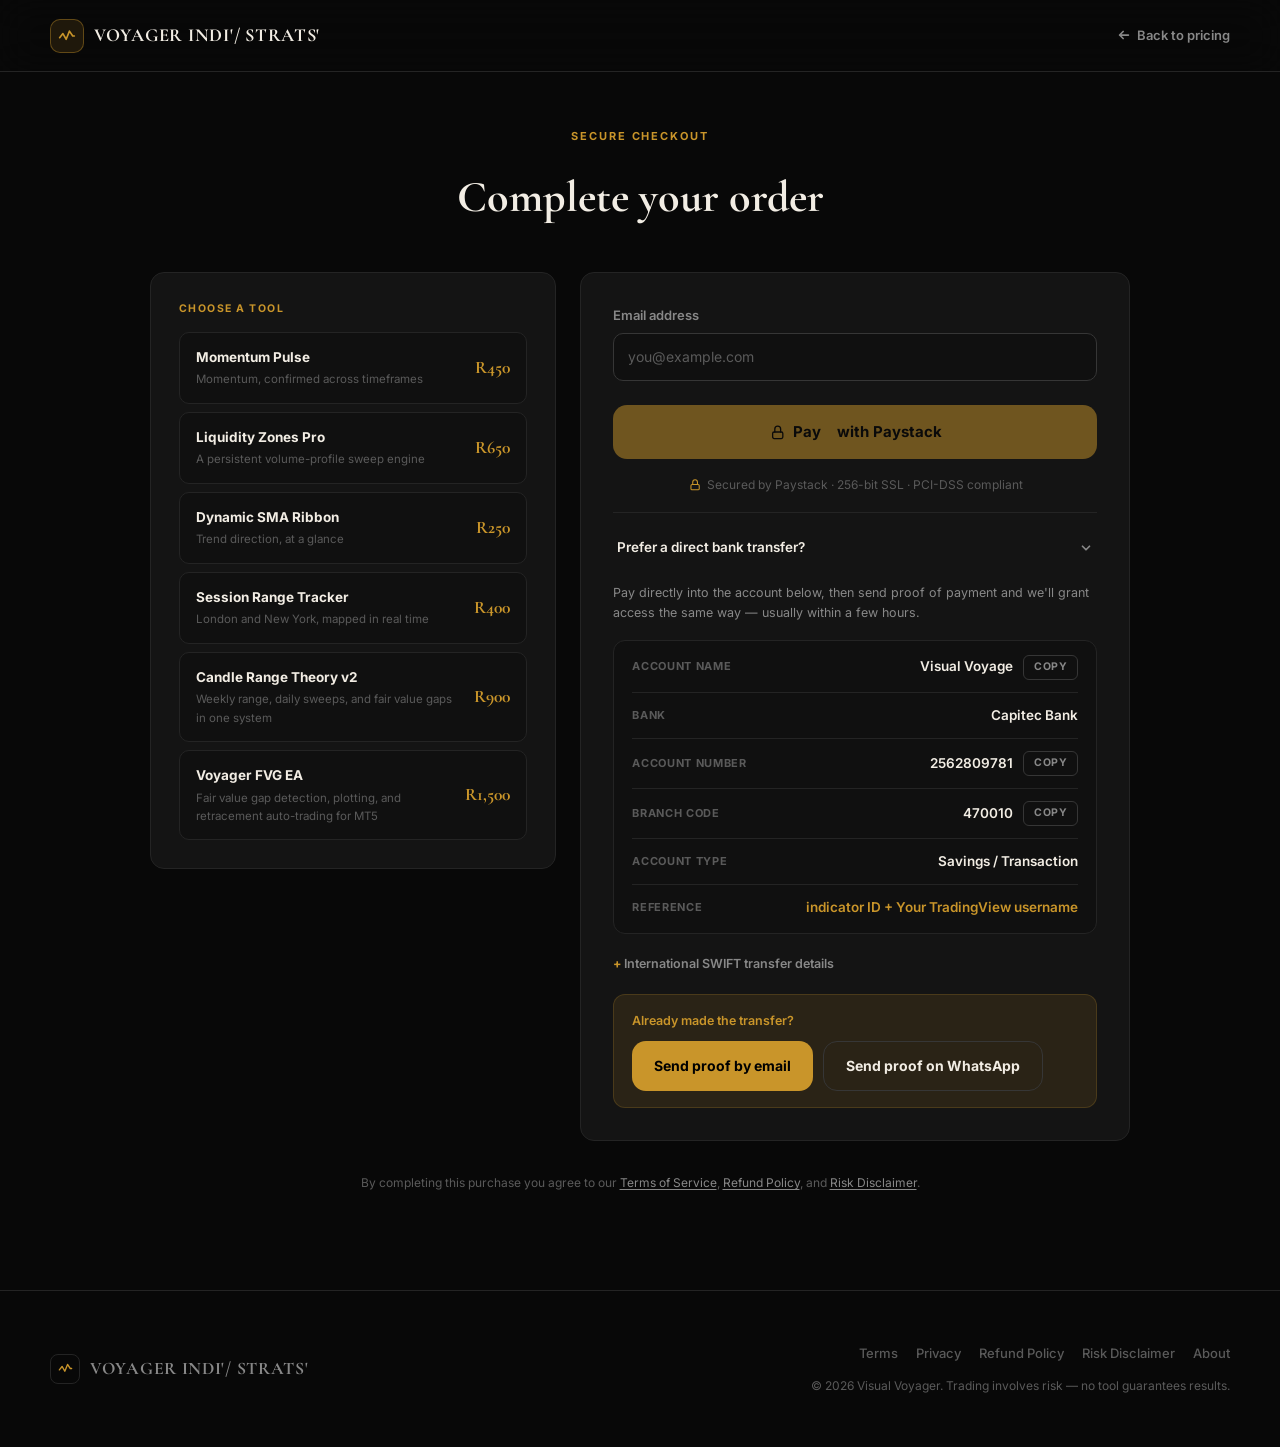
<file: checkout.html>
<!DOCTYPE html>
<html lang="en">
<head>
    <meta charset="UTF-8">
    <meta name="viewport" content="width=device-width, initial-scale=1.0">
    <meta name="robots" content="noindex">
    <meta name="description" content="Secure checkout for Voyager Pine Script indicators — payments handled by Paystack.">
    <title>Checkout | Voyager</title>

    <link rel="icon" type="image/x-icon" href="images/favicon.ico">
    <link rel="icon" type="image/png" sizes="32x32" href="images/favicon-32.png">
    <link rel="icon" type="image/png" sizes="16x16" href="images/favicon-16.png">
    <link rel="apple-touch-icon" href="images/apple-touch-icon.png">

    <link rel="preconnect" href="https://fonts.googleapis.com">
    <link href="https://fonts.googleapis.com/css2?family=Cormorant+Garamond:wght@400;600;700&family=Inter:wght@400;500;600;700;800&display=swap" rel="stylesheet">
    <link rel="stylesheet" href="css/global.css">
    <link rel="stylesheet" href="css/store.css">
    <link rel="stylesheet" href="css/checkout.css">

    <!-- Paystack Inline v2 -->
    <script src="https://js.paystack.co/v2/inline.js"></script>
</head>
<body>
<a class="skip-link" href="#main">Skip to content</a>

<nav class="navbar" aria-label="Primary navigation">
    <div class="co-navbar-inner">
        <a class="nav-logo" href="index.html" aria-label="Voyager home">
            <span class="nav-logo-mark" aria-hidden="true"><svg viewBox="0 0 22 22"><polyline points="2,13 6,8 10,15 14,5 18,11 20,11"/></svg></span>
            Voyager Indi'/ Strats'
        </a>
        <a class="co-back-link" href="pricing.html">
            <svg width="14" height="14" viewBox="0 0 16 16" fill="none" stroke="currentColor" stroke-width="2" stroke-linecap="round" stroke-linejoin="round" aria-hidden="true"><path d="M13 8H3M7 4 3 8l4 4"/></svg>
            Back to pricing
        </a>
    </div>
</nav>

<main id="main">
    <section class="checkout-section">
        <div class="checkout-inner">
            <div class="checkout-header">
                <span class="section-eyebrow">Secure Checkout</span>
                <h1>Complete your order</h1>
            </div>

            <div class="checkout-grid">
                <!-- Order summary / product picker -->
                <div id="checkoutSummary" aria-live="polite"></div>

                <!-- Form -->
                <div>
                    <div class="checkout-form-panel" id="checkoutFormPanel">
                        <form id="checkoutForm" novalidate>

                            <div id="coIdentifierFields"></div>

                            <div class="co-form-field">
                                <label for="coEmail">Email address</label>
                                <input id="coEmail" type="email" required placeholder="you@example.com">
                            </div>

                            <button type="submit" class="btn btn-gold checkout-pay-btn" id="payBtn" disabled>
                                <svg width="16" height="16" viewBox="0 0 22 22" fill="none" stroke="currentColor" stroke-width="1.8" stroke-linecap="round" stroke-linejoin="round" aria-hidden="true"><rect x="5" y="11" width="14" height="9" rx="2"/><path d="M8 11V7a4 4 0 0 1 8 0v4"/></svg>
                                Pay <span id="payAmount"></span> with Paystack
                            </button>

                            <p class="checkout-trust-line">
                                <svg viewBox="0 0 22 22" fill="none" stroke="currentColor" stroke-width="1.8" stroke-linecap="round" stroke-linejoin="round" aria-hidden="true"><rect x="5" y="11" width="14" height="9" rx="2"/><path d="M8 11V7a4 4 0 0 1 8 0v4"/></svg>
                                Secured by Paystack · 256-bit SSL · PCI-DSS compliant
                            </p>
                        </form>

                        <div class="co-alt-pay">
                            <button type="button" class="co-alt-toggle" id="coAltToggle" aria-expanded="false" aria-controls="coAltPanel">
                                <span>Prefer a direct bank transfer?</span>
                                <svg class="co-alt-chevron" width="14" height="14" viewBox="0 0 16 16" fill="none" stroke="currentColor" stroke-width="2" stroke-linecap="round" stroke-linejoin="round" aria-hidden="true"><path d="M4 6l4 4 4-4"/></svg>
                            </button>
                            <div class="co-alt-panel" id="coAltPanel" hidden>
                                <p class="co-alt-intro">Pay directly into the account below, then send proof of payment and we'll grant access the same way — usually within a few hours.</p>

                                <div class="co-bank-card">
                                    <div class="co-bank-row">
                                        <span class="co-bank-label">Account name</span>
                                        <span class="co-bank-value">Visual Voyage <button type="button" class="co-copy-btn" data-copy="Visual Voyage">Copy</button></span>
                                    </div>
                                    <div class="co-bank-row">
                                        <span class="co-bank-label">Bank</span>
                                        <span class="co-bank-value">Capitec Bank</span>
                                    </div>
                                    <div class="co-bank-row">
                                        <span class="co-bank-label">Account number</span>
                                        <span class="co-bank-value">2562809781 <button type="button" class="co-copy-btn" data-copy="2562809781">Copy</button></span>
                                    </div>
                                    <div class="co-bank-row">
                                        <span class="co-bank-label">Branch code</span>
                                        <span class="co-bank-value">470010 <button type="button" class="co-copy-btn" data-copy="470010">Copy</button></span>
                                    </div>
                                    <div class="co-bank-row">
                                        <span class="co-bank-label">Account type</span>
                                        <span class="co-bank-value">Savings / Transaction</span>
                                    </div>
                                    <div class="co-bank-row">
                                        <span class="co-bank-label">Reference</span>
                                        <span class="co-bank-value co-bank-value--gold" id="coBankRef">Indicator/ Strategy name - Your TradingView username</span>
                                    </div>
                                </div>

                                <details class="co-swift-details">
                                    <summary>International SWIFT transfer details</summary>
                                    <div class="co-bank-card">
                                        <div class="co-bank-row">
                                            <span class="co-bank-label">SWIFT / BIC</span>
                                            <span class="co-bank-value">CABLZAJJ <button type="button" class="co-copy-btn" data-copy="CABLZAJJ">Copy</button></span>
                                        </div>
                                        <div class="co-bank-row">
                                            <span class="co-bank-label">Bank name</span>
                                            <span class="co-bank-value">Capitec Bank Ltd</span>
                                        </div>
                                        <div class="co-bank-row">
                                            <span class="co-bank-label">Country</span>
                                            <span class="co-bank-value">South Africa</span>
                                        </div>
                                    </div>
                                </details>

                                <div class="co-alt-submit">
                                    <p>Already made the transfer?</p>
                                    <div class="co-fallback-actions">
                                        <a class="btn btn-gold" id="coEftEmail" href="#">Send proof by email</a>
                                        <a class="btn btn-outline" id="coEftWhatsapp" href="#" target="_blank" rel="noopener noreferrer">Send proof on WhatsApp</a>
                                    </div>
                                </div>
                            </div>
                        </div>

                        <div class="checkout-fallback" id="checkoutFallback" hidden>
                            <h3>Send your order directly instead</h3>
                            <p>We couldn't open secure checkout right now. Send your order details below and we'll reply with payment instructions.</p>
                            <div class="co-fallback-actions">
                                <a class="btn btn-gold" id="coFallbackEmail" href="#">Email order</a>
                                <a class="btn btn-outline" id="coFallbackWhatsapp" href="#" target="_blank" rel="noopener noreferrer">WhatsApp order</a>
                            </div>
                        </div>
                    </div>

                    <div class="checkout-success" id="checkoutSuccess" hidden>
                        <div class="co-success-icon" aria-hidden="true">
                            <svg width="26" height="26" viewBox="0 0 22 22" fill="none" stroke="currentColor" stroke-width="2" stroke-linecap="round" stroke-linejoin="round"><path d="M4 11.5 9 16l9-10"/></svg>
                        </div>
                        <h2>Payment received</h2>
                        <p>Thanks for your order — <strong id="coSuccessProduct"></strong> is on its way.</p>
                        <p id="coSuccessDesc"></p>
                        <p>If you don't see access within 24 hours, email <a href="mailto:visualvoyagerbsn@gmail.com" style="color:var(--gold)">visualvoyagerbsn@gmail.com</a> with your reference below.</p>
                        <span class="co-success-ref" id="coSuccessRef"></span>
                    </div>
                </div>
            </div>

            <p class="checkout-legal-line">
                By completing this purchase you agree to our <a href="terms.html">Terms of Service</a>, <a href="refund-policy.html">Refund Policy</a>, and <a href="risk-disclaimer.html">Risk Disclaimer</a>.
            </p>
        </div>
    </section>
</main>

<footer class="footer">
    <div class="footer-inner">
        <div class="footer-logo">
            <span class="footer-logo-mark" aria-hidden="true"><svg viewBox="0 0 22 22"><polyline points="2,13 6,8 10,15 14,5 18,11 20,11"/></svg></span>
            Voyager Indi'/ Strats'
        </div>
        <div class="footer-right">
            <nav class="footer-links" aria-label="Legal">
                <a href="terms.html">Terms</a>
                <a href="privacy.html">Privacy</a>
                <a href="refund-policy.html">Refund Policy</a>
                <a href="risk-disclaimer.html">Risk Disclaimer</a>
                <a href="about.html">About</a>
            </nav>
            <p class="footer-copy">© 2026 Visual Voyager. Trading involves risk — no tool guarantees results.</p>
        </div>
    </div>
</footer>

<script src="js/checkout.js"></script>
</body>
</html>
</file>
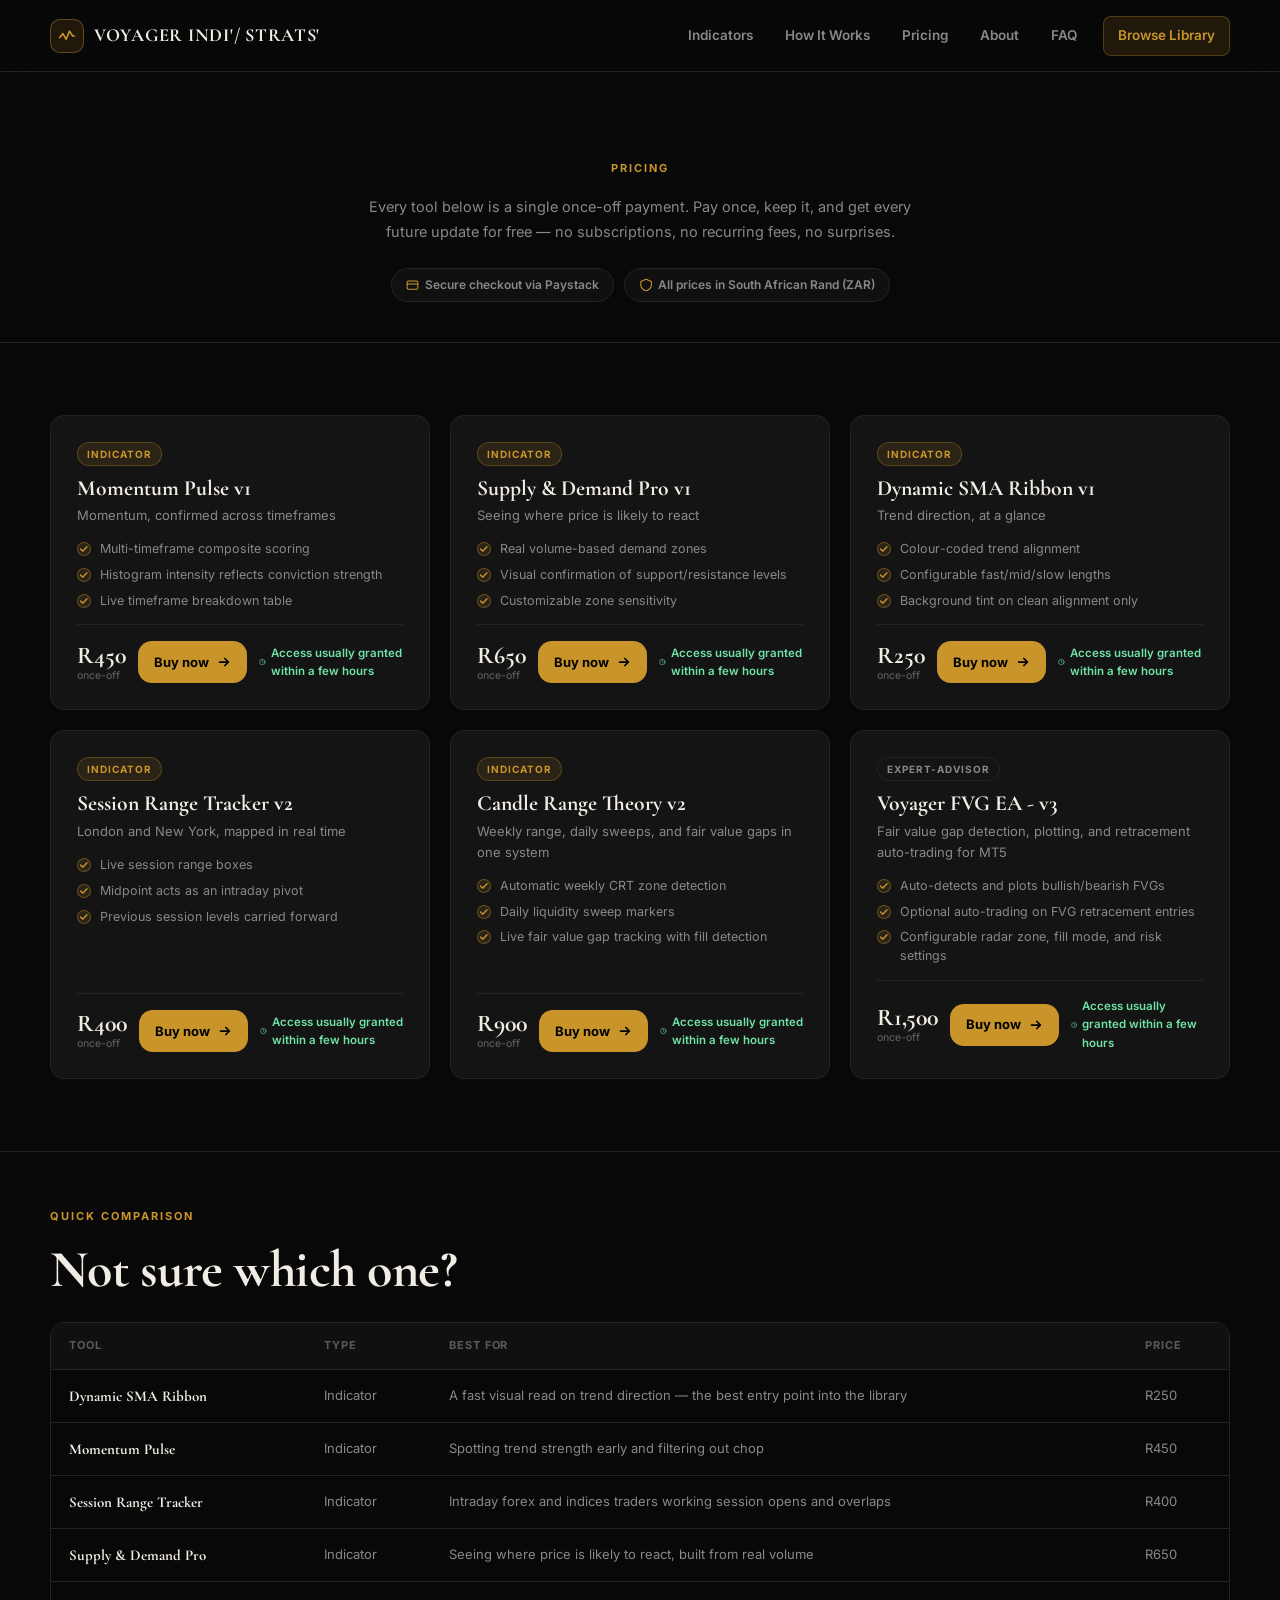
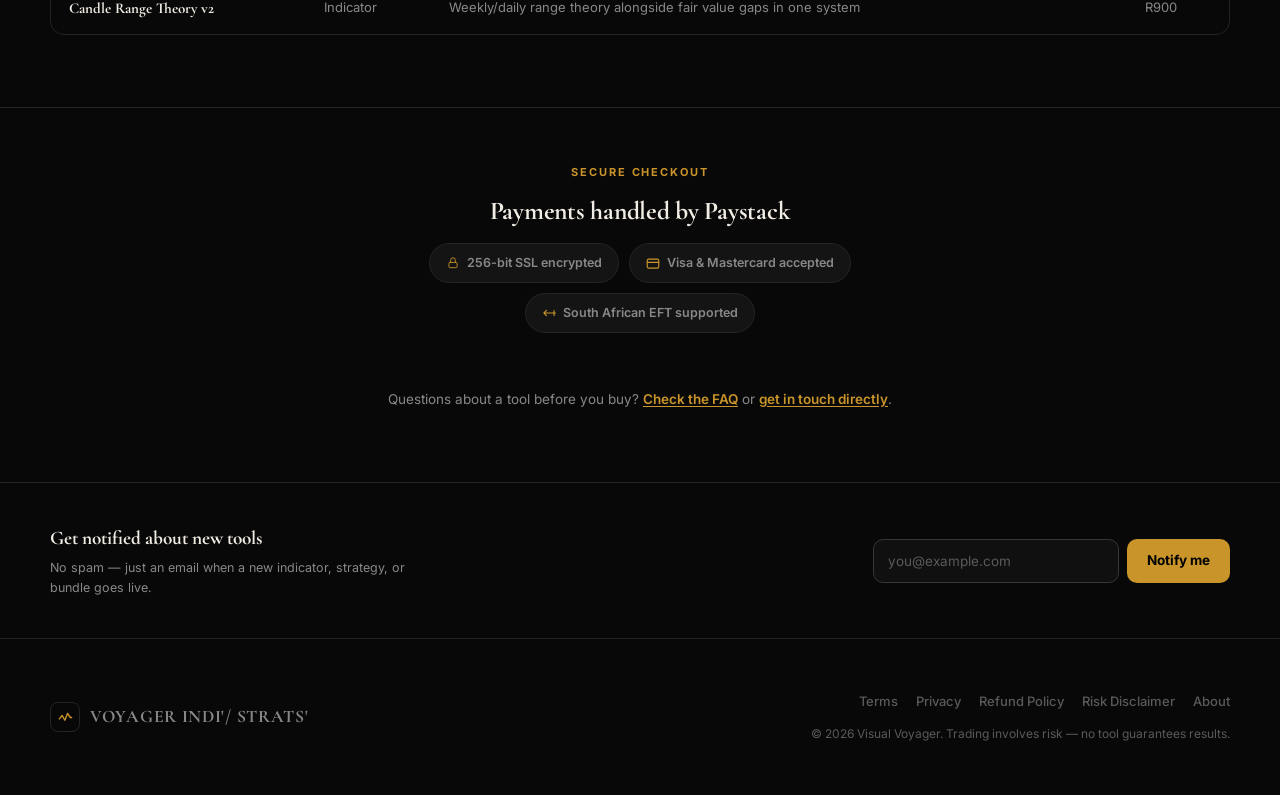
<file: pricing.html>
<!DOCTYPE html>
<html lang="en">
<head>
    <meta charset="UTF-8">
    <meta name="viewport" content="width=device-width, initial-scale=1.0">
    <meta name="description" content="Voyager pricing — every Pine Script indicator is a single once-off payment. No subscriptions, no recurring fees.">
    <title>Pricing | Voyager</title>

    <link rel="icon" type="image/x-icon" href="images/favicon.ico">
    <link rel="icon" type="image/png" sizes="32x32" href="images/favicon-32.png">
    <link rel="icon" type="image/png" sizes="16x16" href="images/favicon-16.png">
    <link rel="apple-touch-icon" href="images/apple-touch-icon.png">

    <meta property="og:type" content="website">
    <meta property="og:site_name" content="Voyager">
    <meta property="og:title" content="Pricing | Voyager">
    <meta property="og:description" content="Every Voyager Pine Script tool is a single once-off payment. No subscriptions, no recurring fees.">
    <meta property="og:image" content="images/og-preview.png">
    <meta property="og:image:width" content="1200">
    <meta property="og:image:height" content="630">
    <meta name="twitter:card" content="summary_large_image">
    <meta name="twitter:title" content="Pricing | Voyager">
    <meta name="twitter:description" content="Every Voyager Pine Script tool is a single once-off payment.">
    <meta name="twitter:image" content="images/og-preview.png">

    <link rel="preconnect" href="https://fonts.googleapis.com">
    <link href="https://fonts.googleapis.com/css2?family=Cormorant+Garamond:wght@400;600;700&family=Inter:wght@400;500;600;700;800&display=swap" rel="stylesheet">
    <link rel="stylesheet" href="css/global.css">
    <link rel="stylesheet" href="css/store.css">
    <link rel="stylesheet" href="css/pricing.css">
    <script type="application/ld+json">
    {
        "@context": "https://schema.org",
        "@graph": [
            {
                "@type": "Product",
                "name": "Momentum Pulse v1",
                "description": "Cuts through market noise to surface genuine momentum build-up before the obvious move happens.",
                "brand": { "@type": "Brand", "name": "Voyager" },
                "category": "Pine Script Indicator",
                "offers": {
                    "@type": "Offer",
                    "price": "450",
                    "priceCurrency": "ZAR",
                    "availability": "https://schema.org/InStock",
                    "url": "https://YOUR-DOMAIN.com/index.html#indicators"
                }
            },
            {
                "@type": "Product",
                "name": "Supply and Demand Pro v1",
                "description": "Maps high-probability reaction areas using volume and price-action behaviour.",
                "brand": { "@type": "Brand", "name": "Voyager" },
                "category": "Pine Script Indicator",
                "offers": {
                    "@type": "Offer",
                    "price": "650",
                    "priceCurrency": "ZAR",
                    "availability": "https://schema.org/InStock",
                    "url": "https://YOUR-DOMAIN.com/index.html#indicators"
                }
            },
            {
                "@type": "Product",
                "name": "Dynamic SMA Ribbon v1",
                "description": "A full trend-following strategy with entry, exit, and risk logic, backtest-ready on TradingView.",
                "brand": { "@type": "Brand", "name": "Voyager" },
                "category": "Pine Script Strategy",
                "offers": {
                    "@type": "Offer",
                    "price": "250",
                    "priceCurrency": "ZAR",
                    "availability": "https://schema.org/InStock",
                    "url": "https://YOUR-DOMAIN.com/index.html#indicators",
                    "priceSpecification": {
                        "@type": "UnitPriceSpecification",
                        "price": "250",
                        "priceCurrency": "ZAR",
                        "billingDuration": "P1M"
                    }
                }
            },
            {
                "@type": "Product",
                "name": "Session Range Tracker v1",
                "description": "A full trend-following strategy with entry, exit, and risk logic, backtest-ready on TradingView.",
                "brand": { "@type": "Brand", "name": "Voyager" },
                "category": "Pine Script Strategy",
                "offers": {
                    "@type": "Offer",
                    "price": "400",
                    "priceCurrency": "ZAR",
                    "availability": "https://schema.org/InStock",
                    "url": "https://YOUR-DOMAIN.com/index.html#indicators",
                    "priceSpecification": {
                        "@type": "UnitPriceSpecification",
                        "price": "400",
                        "priceCurrency": "ZAR",
                        "billingDuration": "P1M"
                    }
                }
            },
            {
                "@type": "Product",
                "name": "Candle Range Theory v2",
                "description": "A full trend-following strategy with entry, exit, and risk logic, backtest-ready on TradingView.",
                "brand": { "@type": "Brand", "name": "Voyager" },
                "category": "Pine Script Strategy",
                "offers": {
                    "@type": "Offer",
                    "price": "900",
                    "priceCurrency": "ZAR",
                    "availability": "https://schema.org/InStock",
                    "url": "https://YOUR-DOMAIN.com/index.html#indicators",
                    "priceSpecification": {
                        "@type": "UnitPriceSpecification",
                        "price": "900",
                        "priceCurrency": "ZAR",
                        "billingDuration": "P1M"
                    }
                }
            }
        
        
        
        
        
        
        
        
        ]
    }
    </script>
</head>
<body>
<a class="skip-link" href="#main">Skip to content</a>

<nav class="navbar" aria-label="Primary navigation">
    <div class="navbar-inner">
        <a class="nav-logo" href="index.html" aria-label="Voyager home">
            <span class="nav-logo-mark" aria-hidden="true"><svg viewBox="0 0 22 22"><polyline points="2,13 6,8 10,15 14,5 18,11 20,11"/></svg></span>
            Voyager Indi'/ Strats'
        </a>
        <button class="nav-toggle" type="button" aria-label="Open menu" aria-expanded="false" data-nav-toggle><span></span><span></span><span></span></button>
        <ul class="nav-links" id="primaryNav" data-nav-menu>
            <li><a href="index.html#indicators">Indicators</a></li>
            <li><a href="index.html#how-it-works">How It Works</a></li>
            <li><a href="pricing.html">Pricing</a></li>
            <li><a href="about.html">About</a></li>
            <li><a href="index.html#faq">FAQ</a></li>
            <li><a href="index.html#indicators" class="nav-cta">Browse Library</a></li>
        </ul>
    </div>
</nav>

<main id="main">
    <section class="pr-hero">
        <div class="pr-hero-inner">
            <span class="section-eyebrow">Pricing</span>
            <p>Every tool below is a single once-off payment. Pay once, keep it, and get every future update for free — no subscriptions, no recurring fees, no surprises.</p>
            <div class="pr-note-strip">
                <span class="pr-note-pill">
                    <svg viewBox="0 0 22 22" fill="none" stroke="currentColor" stroke-width="1.8" stroke-linecap="round" stroke-linejoin="round" aria-hidden="true"><rect x="2" y="5" width="18" height="14" rx="2"/><path d="M2 10h18"/></svg>
                    Secure checkout via Paystack
                </span>
                <span class="pr-note-pill">
                    <svg viewBox="0 0 22 22" fill="none" stroke="currentColor" stroke-width="1.8" stroke-linecap="round" stroke-linejoin="round" aria-hidden="true"><path d="M12 2 3 6v6c0 5 4 8 9 10 5-2 9-5 9-10V6l-9-4z"/></svg>
                    All prices in South African Rand (ZAR)
                </span>
            </div>
        </div>
    </section>

    <section class="pr-cards-section">
        <div class="pr-cards-inner">
            <div class="pr-cards" id="pricingGrid" aria-live="polite"></div>
        </div>
    </section>

    <section class="pr-compare-section">
        <div class="pr-compare-inner">
            <span class="section-eyebrow">Quick Comparison</span>
            <h2 class="section-title">Not sure which one?</h2>
            <div class="pr-compare-scroll">
                <table class="pr-table">
                    <thead>
                        <tr>
                            <th scope="col">Tool</th>
                            <th scope="col">Type</th>
                            <th scope="col">Best for</th>
                            <th scope="col">Price</th>
                        </tr>
                    </thead>
                    <tbody>
                        <tr>
                            <th scope="row">Dynamic SMA Ribbon</th>
                            <td>Indicator</td>
                            <td>A fast visual read on trend direction — the best entry point into the library</td>
                            <td>R250</td>
                        </tr>
                        <tr>
                            <th scope="row">Momentum Pulse</th>
                            <td>Indicator</td>
                            <td>Spotting trend strength early and filtering out chop</td>
                            <td>R450</td>
                        </tr>
                        <tr>
                            <th scope="row">Session Range Tracker</th>
                            <td>Indicator</td>
                            <td>Intraday forex and indices traders working session opens and overlaps</td>
                            <td>R400</td>
                        </tr>
                        <tr>
                            <th scope="row">Supply & Demand Pro</th>
                            <td>Indicator</td>
                            <td>Seeing where price is likely to react, built from real volume</td>
                            <td>R650</td>
                        </tr>
                        <tr>
                            <th scope="row">Candle Range Theory v2</th>
                            <td>Indicator</td>
                            <td>Weekly/daily range theory alongside fair value gaps in one system</td>
                            <td>R900</td>
                        </tr>

                        
                    </tbody>
                </table>
            </div>
        </div>
    </section>

    <section class="pr-trust-section">
        <div class="pr-trust-inner">
            <span class="section-eyebrow">Secure Checkout</span>
            <h2 class="section-title" style="font-size: 1.6rem;">Payments handled by Paystack</h2>
            <div class="pr-trust-badges">
                <span class="pr-trust-badge">
                    <svg viewBox="0 0 24 24" fill="none" stroke="currentColor" stroke-width="1.5" stroke-linecap="round" stroke-linejoin="round" aria-hidden="true"><rect x="5" y="11" width="14" height="9" rx="2"/><path d="M8 11V7a4 4 0 0 1 8 0v4"/></svg>
                    256-bit SSL encrypted
                </span>
                <span class="pr-trust-badge">
                    <svg viewBox="0 0 22 22" fill="none" stroke="currentColor" stroke-width="1.8" stroke-linecap="round" stroke-linejoin="round" aria-hidden="true"><rect x="2" y="5" width="18" height="14" rx="2"/><path d="M2 10h18"/></svg>
                    Visa &amp; Mastercard accepted
                </span>
                <span class="pr-trust-badge">
                    <svg viewBox="0 0 22 22" fill="none" stroke="currentColor" stroke-width="1.8" stroke-linecap="round" stroke-linejoin="round" aria-hidden="true"><path d="M3 11h18M3 11l4-4M3 11l4 4M19 7v8"/></svg>
                    South African EFT supported
                </span>
            </div>
        </div>
    </section>

    <p class="pr-faq-note">Questions about a tool before you buy? <a href="index.html#faq">Check the FAQ</a> or <a href="about.html">get in touch directly</a>.</p>
</main>

<div class="newsletter-bar">
    <div class="newsletter-inner">
        <div class="newsletter-text">
            <h3>Get notified about new tools</h3>
            <p>No spam — just an email when a new indicator, strategy, or bundle goes live.</p>
        </div>
        <form class="newsletter-form" data-newsletter-form>
            <input type="email" placeholder="you@example.com" required aria-label="Email address">
            <button type="submit">Notify me</button>
        </form>
    </div>
</div>

<footer class="footer">
    <div class="footer-inner">
        <div class="footer-logo">
            <span class="footer-logo-mark" aria-hidden="true"><svg viewBox="0 0 22 22"><polyline points="2,13 6,8 10,15 14,5 18,11 20,11"/></svg></span>
            Voyager Indi'/ Strats'
        </div>
        <div class="footer-right">
            <nav class="footer-links" aria-label="Legal">
                <a href="terms.html">Terms</a>
                <a href="privacy.html">Privacy</a>
                <a href="refund-policy.html">Refund Policy</a>
                <a href="risk-disclaimer.html">Risk Disclaimer</a>
                <a href="about.html">About</a>
            </nav>
            <p class="footer-copy">© 2026 Visual Voyager. Trading involves risk — no tool guarantees results.</p>
        </div>
    </div>
</footer>

<script src="js/pricing.js"></script>
</body>
</html>
</file>
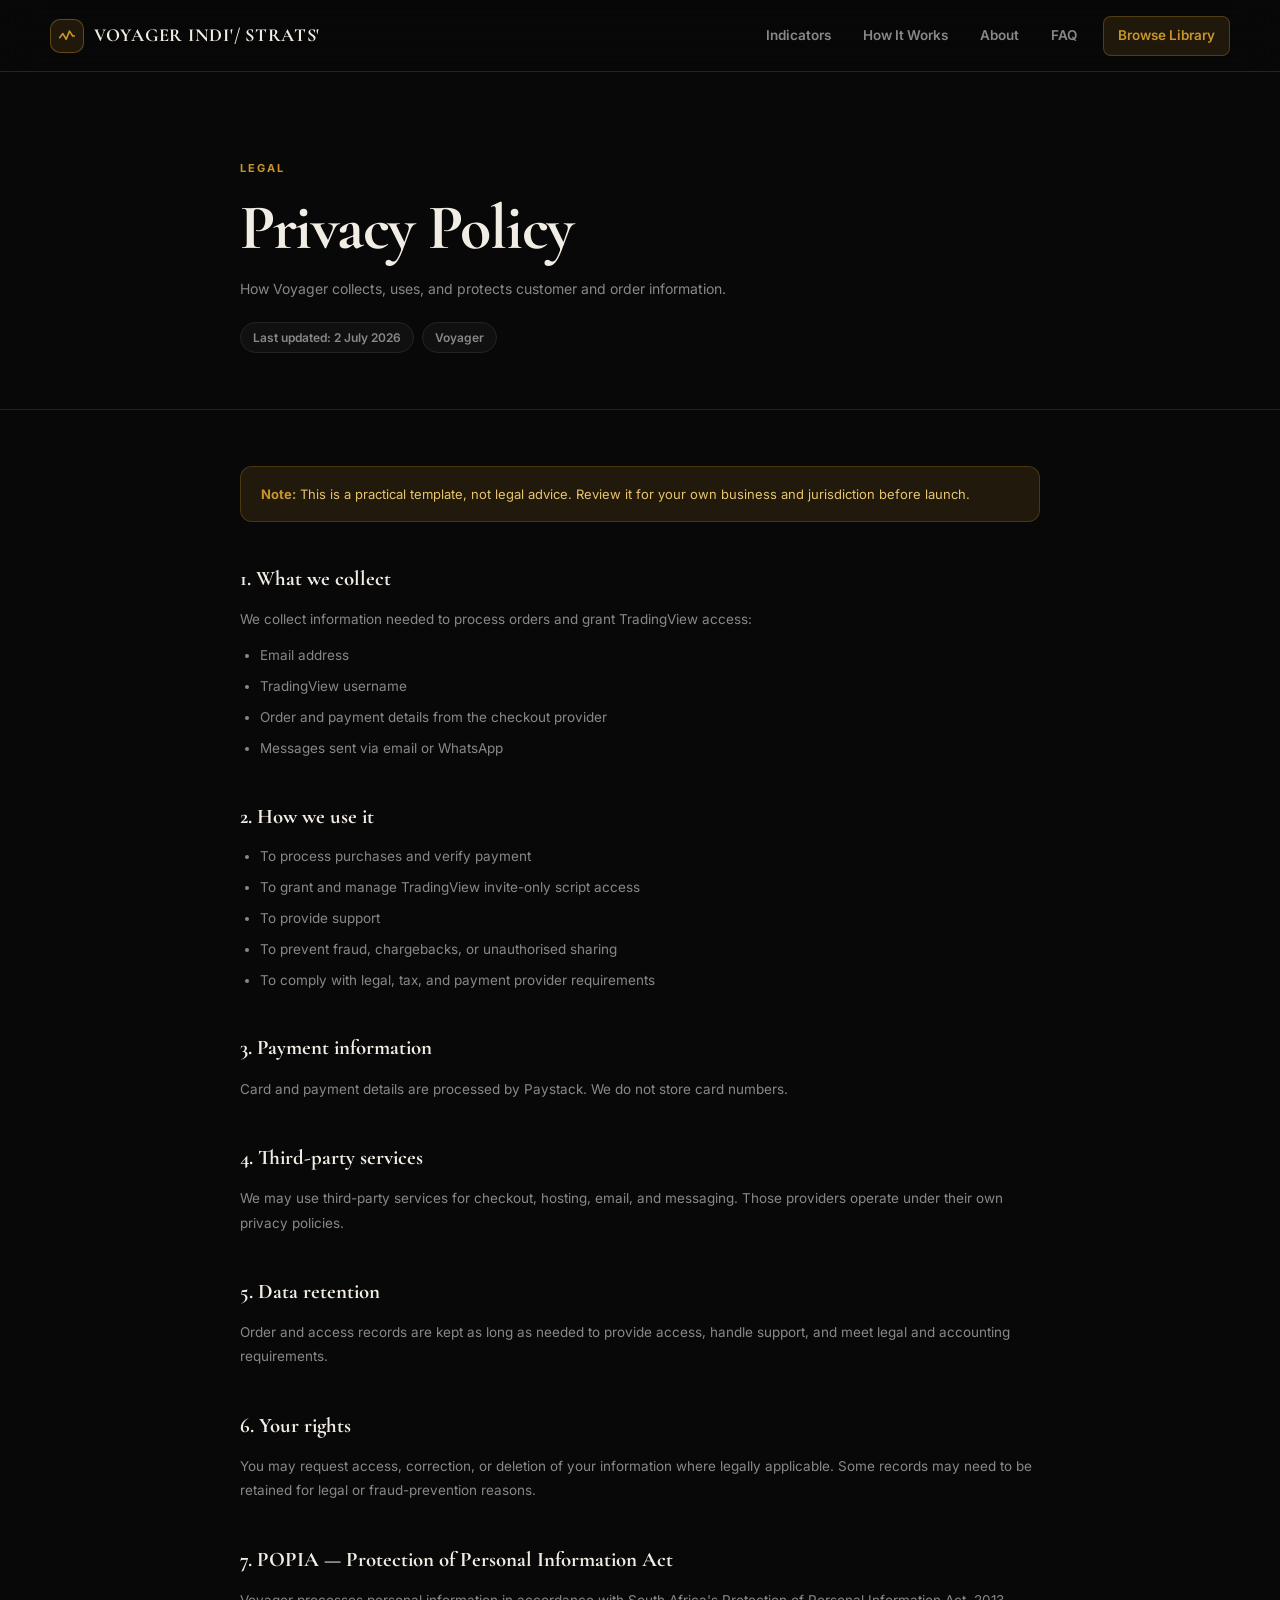
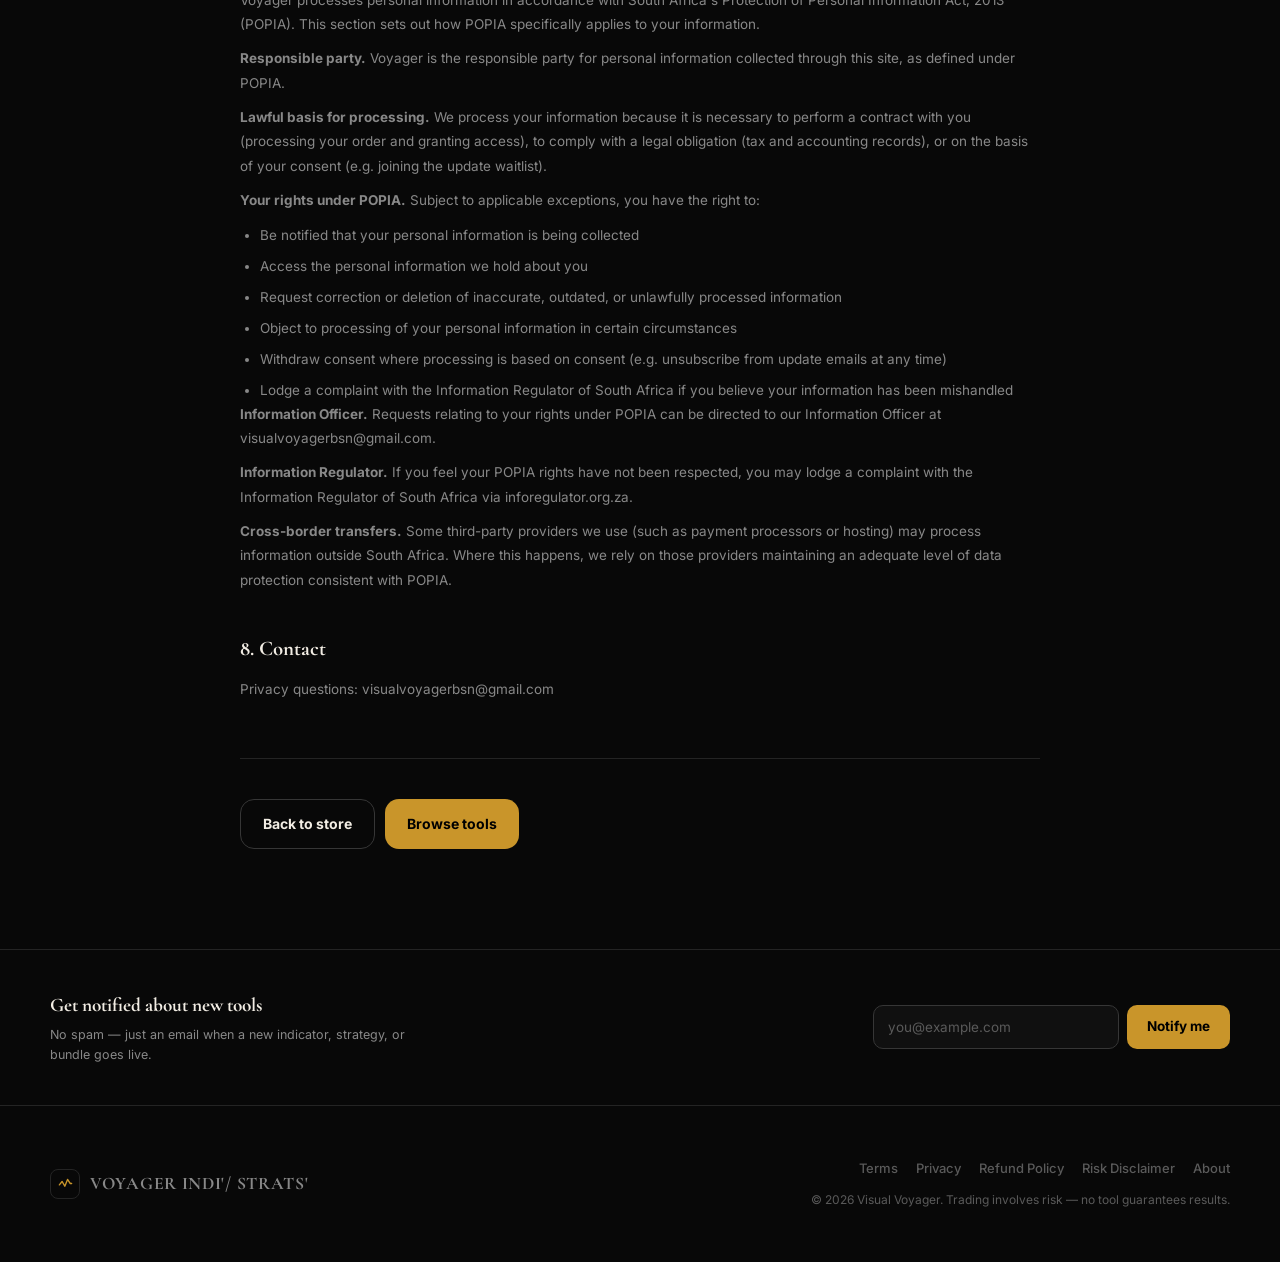
<file: privacy.html>
<!DOCTYPE html>
<html lang="en">
<head>
    <meta charset="UTF-8">
    <meta name="viewport" content="width=device-width, initial-scale=1.0">
    <title>Privacy Policy | Voyager</title>

    <!-- Favicon -->
    <link rel="icon" type="image/x-icon" href="images/favicon.ico">
    <link rel="icon" type="image/png" sizes="32x32" href="images/favicon-32.png">
    <link rel="icon" type="image/png" sizes="16x16" href="images/favicon-16.png">
    <link rel="apple-touch-icon" href="images/apple-touch-icon.png">

    <!-- Social share preview -->
    <meta property="og:type" content="website">
    <meta property="og:site_name" content="Voyager">
    <meta property="og:title" content="Privacy Policy | Voyager">
    <meta property="og:description" content="How Voyager collects, uses, and protects customer and order information.">
    <meta property="og:image" content="images/og-preview.png">
    <meta property="og:image:width" content="1200">
    <meta property="og:image:height" content="630">
    <meta name="twitter:card" content="summary_large_image">
    <meta name="twitter:title" content="Privacy Policy | Voyager">
    <meta name="twitter:description" content="How Voyager collects, uses, and protects customer and order information.">
    <meta name="twitter:image" content="images/og-preview.png">

    <link rel="preconnect" href="https://fonts.googleapis.com">
    <link href="https://fonts.googleapis.com/css2?family=Cormorant+Garamond:wght@400;600;700&family=Inter:wght@400;500;600;700;800&display=swap" rel="stylesheet">
    <link rel="stylesheet" href="css/global.css">
    <link rel="stylesheet" href="css/legal.css">

</head>
<body>
<a class="skip-link" href="#main">Skip to content</a>
<nav class="navbar" aria-label="Primary navigation">
    <div class="navbar-inner">
        <a class="nav-logo" href="index.html" aria-label="Voyager home"><span class="nav-logo-mark" aria-hidden="true"><svg viewBox="0 0 22 22"><polyline points="2,13 6,8 10,15 14,5 18,11 20,11"/></svg></span>Voyager Indi'/ Strats'</a>
        <button class="nav-toggle" type="button" aria-label="Open menu" aria-expanded="false" data-nav-toggle><span></span><span></span><span></span></button>
        <ul class="nav-links" id="primaryNav" data-nav-menu>
            <li><a href="index.html#indicators">Indicators</a></li>
            <li><a href="index.html#how-it-works">How It Works</a></li>
            <li><a href="about.html">About</a></li>
            <li><a href="index.html#faq">FAQ</a></li>
            <li><a href="index.html#indicators" class="nav-cta">Browse Library</a></li>
        </ul>
    </div>
</nav>
<main id="main">
    <section class="legal-hero">
        <div class="legal-hero-inner">
            <span class="section-eyebrow">Legal</span>
            <h1>Privacy Policy</h1>
            <p>How Voyager collects, uses, and protects customer and order information.</p>
            <div class="legal-pills">
                <span class="legal-pill">Last updated: 2 July 2026</span>
                <span class="legal-pill">Voyager</span>
            </div>
        </div>
    </section>
    <section class="legal-content">
        <div class="legal-notice"><strong>Note:</strong> This is a practical template, not legal advice. Review it for your own business and jurisdiction before launch.</div>

        <h2>1. What we collect</h2>
        <p>We collect information needed to process orders and grant TradingView access:</p>
        <ul>
            <li>Email address</li>
            <li>TradingView username</li>
            <li>Order and payment details from the checkout provider</li>
            <li>Messages sent via email or WhatsApp</li>
        </ul>

        <h2>2. How we use it</h2>
        <ul>
            <li>To process purchases and verify payment</li>
            <li>To grant and manage TradingView invite-only script access</li>
            <li>To provide support</li>
            <li>To prevent fraud, chargebacks, or unauthorised sharing</li>
            <li>To comply with legal, tax, and payment provider requirements</li>
        </ul>

        <h2>3. Payment information</h2>
        <p>Card and payment details are processed by Paystack. We do not store card numbers.</p>

        <h2>4. Third-party services</h2>
        <p>We may use third-party services for checkout, hosting, email, and messaging. Those providers operate under their own privacy policies.</p>

        <h2>5. Data retention</h2>
        <p>Order and access records are kept as long as needed to provide access, handle support, and meet legal and accounting requirements.</p>

        <h2>6. Your rights</h2>
        <p>You may request access, correction, or deletion of your information where legally applicable. Some records may need to be retained for legal or fraud-prevention reasons.</p>

        <h2>7. POPIA — Protection of Personal Information Act</h2>
        <p>Voyager processes personal information in accordance with South Africa's Protection of Personal Information Act, 2013 (POPIA). This section sets out how POPIA specifically applies to your information.</p>
        <p><strong>Responsible party.</strong> Voyager is the responsible party for personal information collected through this site, as defined under POPIA.</p>
        <p><strong>Lawful basis for processing.</strong> We process your information because it is necessary to perform a contract with you (processing your order and granting access), to comply with a legal obligation (tax and accounting records), or on the basis of your consent (e.g. joining the update waitlist).</p>
        <p><strong>Your rights under POPIA.</strong> Subject to applicable exceptions, you have the right to:</p>
        <ul>
            <li>Be notified that your personal information is being collected</li>
            <li>Access the personal information we hold about you</li>
            <li>Request correction or deletion of inaccurate, outdated, or unlawfully processed information</li>
            <li>Object to processing of your personal information in certain circumstances</li>
            <li>Withdraw consent where processing is based on consent (e.g. unsubscribe from update emails at any time)</li>
            <li>Lodge a complaint with the Information Regulator of South Africa if you believe your information has been mishandled</li>
        </ul>
        <p><strong>Information Officer.</strong> Requests relating to your rights under POPIA can be directed to our Information Officer at <a href="mailto:visualvoyagerbsn@gmail.com">visualvoyagerbsn@gmail.com</a>.</p>
        <p><strong>Information Regulator.</strong> If you feel your POPIA rights have not been respected, you may lodge a complaint with the Information Regulator of South Africa via <a href="https://inforegulator.org.za" target="_blank" rel="noopener noreferrer">inforegulator.org.za</a>.</p>
        <p><strong>Cross-border transfers.</strong> Some third-party providers we use (such as payment processors or hosting) may process information outside South Africa. Where this happens, we rely on those providers maintaining an adequate level of data protection consistent with POPIA.</p>

        <h2>8. Contact</h2>
        <p>Privacy questions: <a href="mailto:visualvoyagerbsn@gmail.com">visualvoyagerbsn@gmail.com</a></p>

        <div class="legal-nav">
            <a href="index.html" class="btn btn-outline">Back to store</a>
            <a href="index.html#indicators" class="btn btn-gold">Browse tools</a>
        </div>
    </section>
</main>
<div class="newsletter-bar">
    <div class="newsletter-inner">
        <div class="newsletter-text">
            <h3>Get notified about new tools</h3>
            <p>No spam — just an email when a new indicator, strategy, or bundle goes live.</p>
        </div>
        <form class="newsletter-form" data-newsletter-form>
            <input type="email" placeholder="you@example.com" required aria-label="Email address">
            <button type="submit">Notify me</button>
        </form>
    </div>
</div>
<footer class="footer"><div class="footer-inner"><div class="footer-logo"><span class="footer-logo-mark" aria-hidden="true"><svg viewBox="0 0 22 22"><polyline points="2,13 6,8 10,15 14,5 18,11 20,11"/></svg></span>Voyager indi'/ Strats'</div><div class="footer-right"><nav class="footer-links" aria-label="Legal"><a href="terms.html">Terms</a><a href="privacy.html">Privacy</a><a href="refund-policy.html">Refund Policy</a><a href="risk-disclaimer.html">Risk Disclaimer</a><a href="about.html">About</a></nav><p class="footer-copy">© 2026 Visual Voyager. Trading involves risk — no tool guarantees results.</p></div></div></footer>
<script>const t=document.querySelector('[data-nav-toggle]'),m=document.querySelector('[data-nav-menu]');if(t&&m){t.addEventListener('click',()=>{const o=m.classList.toggle('open');t.setAttribute('aria-expanded',String(o));});m.addEventListener('click',e=>{if(e.target.closest('a')){m.classList.remove('open');t.setAttribute('aria-expanded','false');}});}
document.querySelectorAll('[data-newsletter-form]').forEach(f=>{f.addEventListener('submit',e=>{e.preventDefault();const email=f.querySelector('input').value.trim();if(!email)return;const subject=encodeURIComponent('Waitlist signup');const body=encodeURIComponent(`Please add me to the Visual Voyager updates list.\nEmail: ${email}`);window.location.href=`mailto:visualvoyagerbsn@gmail.com?subject=${subject}&body=${body}`;});});</script>
</body>
</html>
</file>
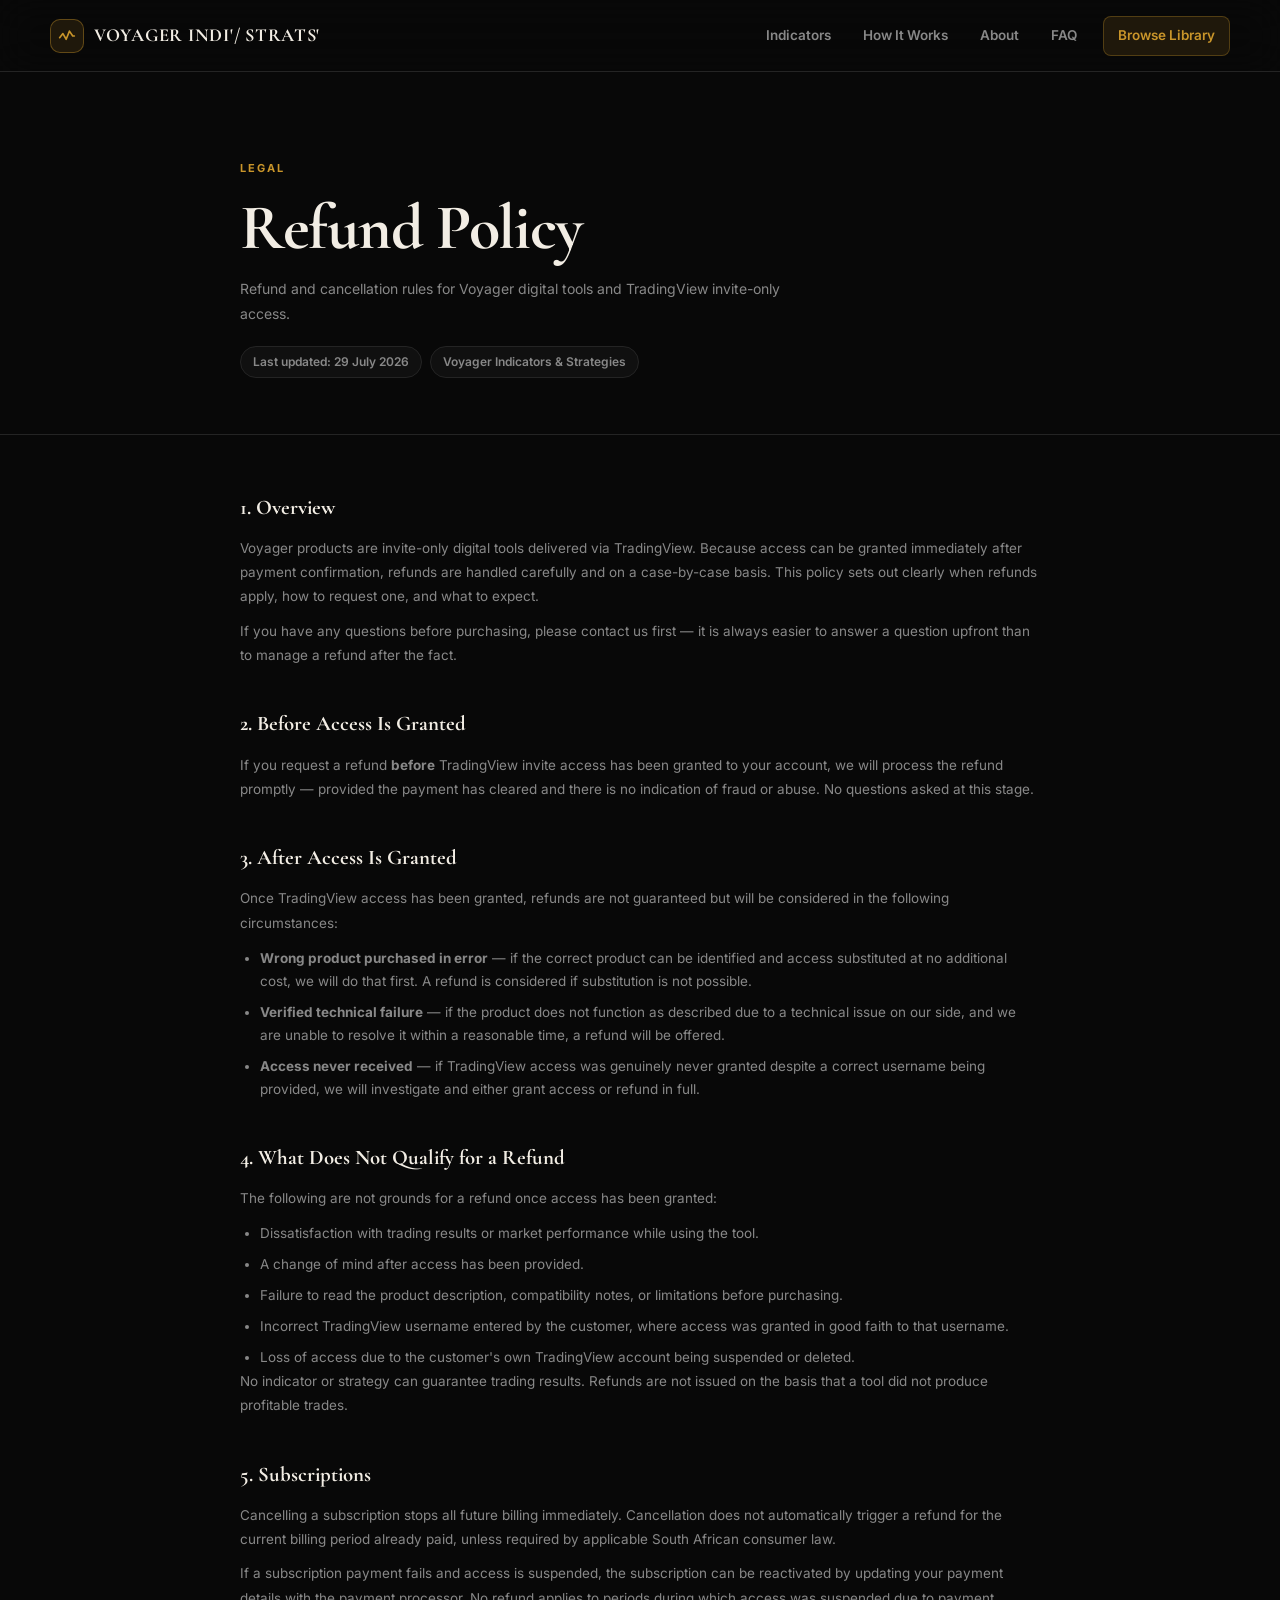
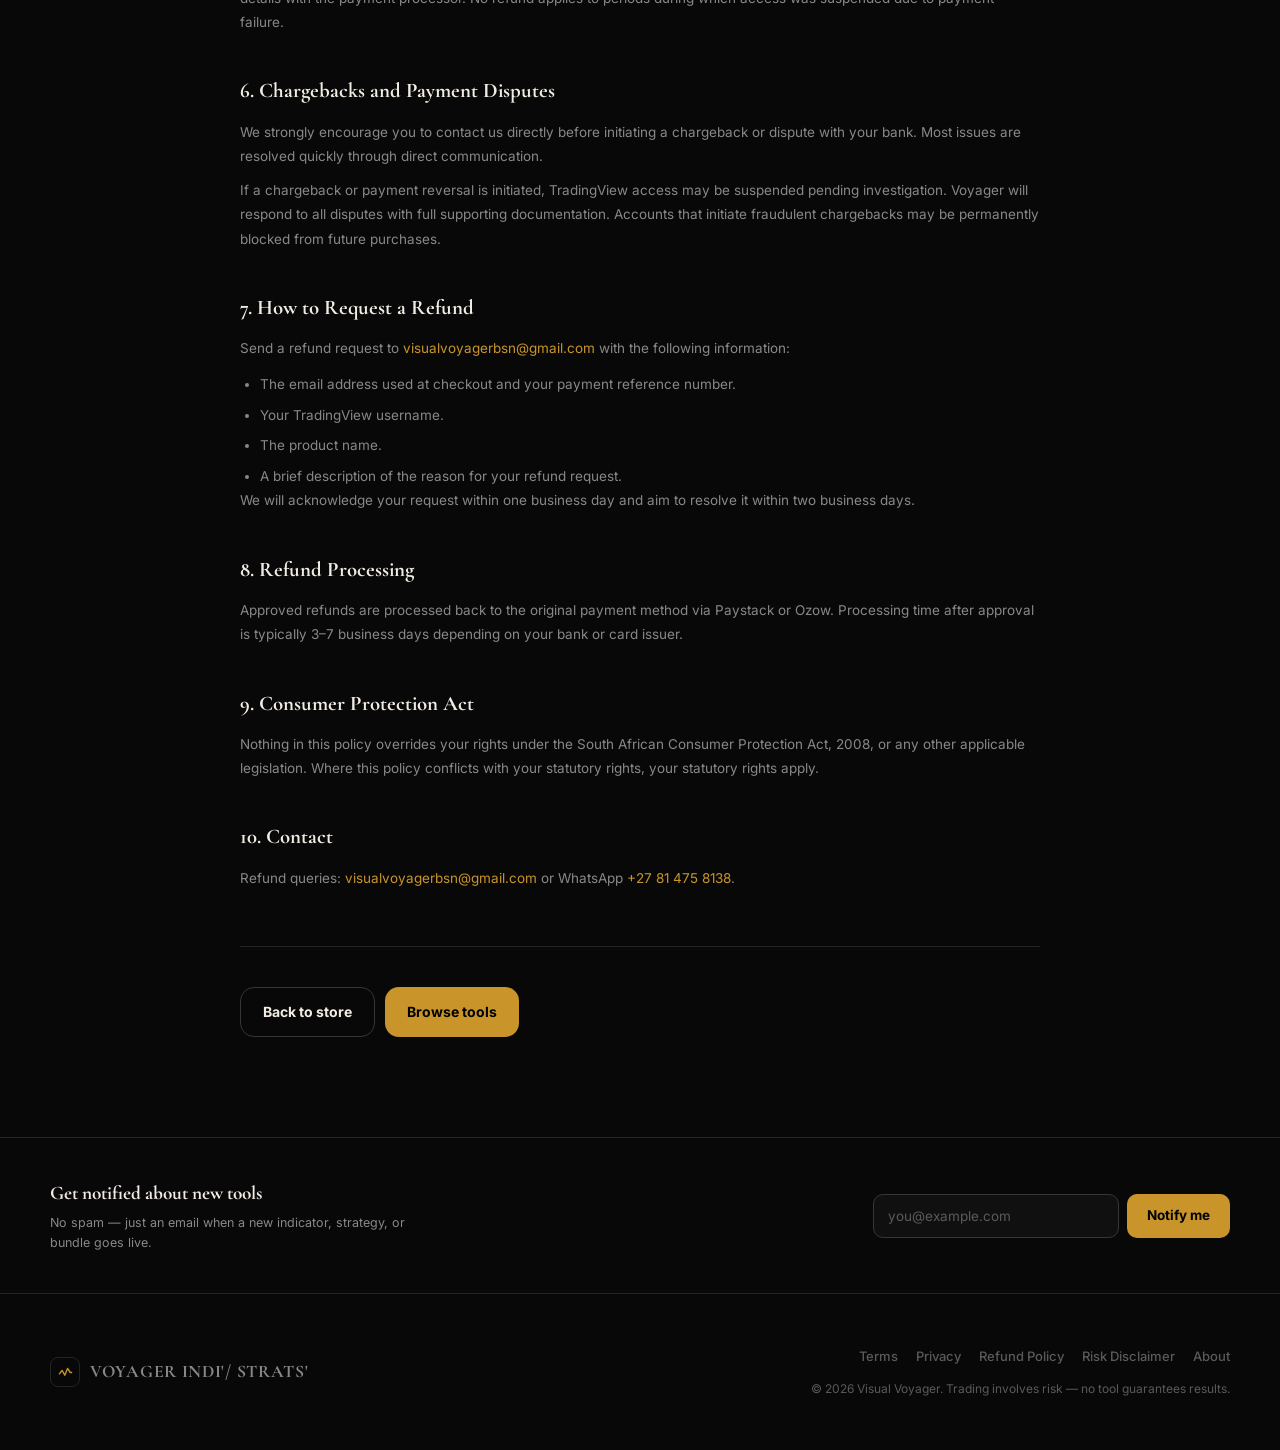
<file: refund-policy.html>
<!DOCTYPE html>
<html lang="en">
<head>
    <meta charset="UTF-8">
    <meta name="viewport" content="width=device-width, initial-scale=1.0">
    <meta name="description" content="Refund Policy for Voyager Indicators & Strategies — Pine Script tools for TradingView.">
    <title>Refund Policy | Voyager</title>
    <link rel="icon" type="image/x-icon" href="images/favicon.ico">
    <link rel="icon" type="image/png" sizes="32x32" href="images/favicon-32.png">
    <link rel="icon" type="image/png" sizes="16x16" href="images/favicon-16.png">
    <link rel="apple-touch-icon" href="images/apple-touch-icon.png">
    <meta property="og:type" content="website">
    <meta property="og:site_name" content="Voyager">
    <meta property="og:title" content="Refund Policy | Voyager">
    <meta property="og:description" content="Refund and cancellation rules for Voyager digital tools and TradingView invite-only access.">
    <meta property="og:image" content="images/og-preview.png">
    <meta name="twitter:card" content="summary_large_image">
    <meta name="twitter:title" content="Refund Policy | Voyager">
    <meta name="twitter:description" content="Refund and cancellation rules for Voyager digital tools.">
    <meta name="twitter:image" content="images/og-preview.png">
    <link rel="preconnect" href="https://fonts.googleapis.com">
    <link href="https://fonts.googleapis.com/css2?family=Cormorant+Garamond:wght@400;600;700&family=Inter:wght@400;500;600;700;800&display=swap" rel="stylesheet">
    <link rel="stylesheet" href="css/global.css">
    <link rel="stylesheet" href="css/legal.css">
</head>
<body>
<a class="skip-link" href="#main">Skip to content</a>
<nav class="navbar" aria-label="Primary navigation">
    <div class="navbar-inner">
        <a class="nav-logo" href="index.html" aria-label="Voyager home">
            <span class="nav-logo-mark" aria-hidden="true"><svg viewBox="0 0 22 22"><polyline points="2,13 6,8 10,15 14,5 18,11 20,11"/></svg></span>
            Voyager Indi'/ Strats'
        </a>
        <button class="nav-toggle" type="button" aria-label="Open menu" aria-expanded="false" data-nav-toggle><span></span><span></span><span></span></button>
        <ul class="nav-links" id="primaryNav" data-nav-menu>
            <li><a href="index.html#indicators">Indicators</a></li>
            <li><a href="index.html#how-it-works">How It Works</a></li>
            <li><a href="about.html">About</a></li>
            <li><a href="index.html#faq">FAQ</a></li>
            <li><a href="index.html#indicators" class="nav-cta">Browse Library</a></li>
        </ul>
    </div>
</nav>

<main id="main">
    <section class="legal-hero">
        <div class="legal-hero-inner">
            <span class="section-eyebrow">Legal</span>
            <h1>Refund Policy</h1>
            <p>Refund and cancellation rules for Voyager digital tools and TradingView invite-only access.</p>
            <div class="legal-pills">
                <span class="legal-pill">Last updated: 29 July 2026</span>
                <span class="legal-pill">Voyager Indicators &amp; Strategies</span>
            </div>
        </div>
    </section>

    <section class="legal-content">

        <h2>1. Overview</h2>
        <p>Voyager products are invite-only digital tools delivered via TradingView. Because access can be granted immediately after payment confirmation, refunds are handled carefully and on a case-by-case basis. This policy sets out clearly when refunds apply, how to request one, and what to expect.</p>
        <p>If you have any questions before purchasing, please contact us first — it is always easier to answer a question upfront than to manage a refund after the fact.</p>

        <h2>2. Before Access Is Granted</h2>
        <p>If you request a refund <strong>before</strong> TradingView invite access has been granted to your account, we will process the refund promptly — provided the payment has cleared and there is no indication of fraud or abuse. No questions asked at this stage.</p>

        <h2>3. After Access Is Granted</h2>
        <p>Once TradingView access has been granted, refunds are not guaranteed but will be considered in the following circumstances:</p>
        <ul>
            <li><strong>Wrong product purchased in error</strong> — if the correct product can be identified and access substituted at no additional cost, we will do that first. A refund is considered if substitution is not possible.</li>
            <li><strong>Verified technical failure</strong> — if the product does not function as described due to a technical issue on our side, and we are unable to resolve it within a reasonable time, a refund will be offered.</li>
            <li><strong>Access never received</strong> — if TradingView access was genuinely never granted despite a correct username being provided, we will investigate and either grant access or refund in full.</li>
        </ul>

        <h2>4. What Does Not Qualify for a Refund</h2>
        <p>The following are not grounds for a refund once access has been granted:</p>
        <ul>
            <li>Dissatisfaction with trading results or market performance while using the tool.</li>
            <li>A change of mind after access has been provided.</li>
            <li>Failure to read the product description, compatibility notes, or limitations before purchasing.</li>
            <li>Incorrect TradingView username entered by the customer, where access was granted in good faith to that username.</li>
            <li>Loss of access due to the customer's own TradingView account being suspended or deleted.</li>
        </ul>
        <p>No indicator or strategy can guarantee trading results. Refunds are not issued on the basis that a tool did not produce profitable trades.</p>

        <h2>5. Subscriptions</h2>
        <p>Cancelling a subscription stops all future billing immediately. Cancellation does not automatically trigger a refund for the current billing period already paid, unless required by applicable South African consumer law.</p>
        <p>If a subscription payment fails and access is suspended, the subscription can be reactivated by updating your payment details with the payment processor. No refund applies to periods during which access was suspended due to payment failure.</p>

        <h2>6. Chargebacks and Payment Disputes</h2>
        <p>We strongly encourage you to contact us directly before initiating a chargeback or dispute with your bank. Most issues are resolved quickly through direct communication.</p>
        <p>If a chargeback or payment reversal is initiated, TradingView access may be suspended pending investigation. Voyager will respond to all disputes with full supporting documentation. Accounts that initiate fraudulent chargebacks may be permanently blocked from future purchases.</p>

        <h2>7. How to Request a Refund</h2>
        <p>Send a refund request to <a href="mailto:visualvoyagerbsn@gmail.com" style="color:var(--gold)">visualvoyagerbsn@gmail.com</a> with the following information:</p>
        <ul>
            <li>The email address used at checkout and your payment reference number.</li>
            <li>Your TradingView username.</li>
            <li>The product name.</li>
            <li>A brief description of the reason for your refund request.</li>
        </ul>
        <p>We will acknowledge your request within one business day and aim to resolve it within two business days.</p>

        <h2>8. Refund Processing</h2>
        <p>Approved refunds are processed back to the original payment method via Paystack or Ozow. Processing time after approval is typically 3–7 business days depending on your bank or card issuer.</p>

        <h2>9. Consumer Protection Act</h2>
        <p>Nothing in this policy overrides your rights under the South African Consumer Protection Act, 2008, or any other applicable legislation. Where this policy conflicts with your statutory rights, your statutory rights apply.</p>

        <h2>10. Contact</h2>
        <p>Refund queries: <a href="mailto:visualvoyagerbsn@gmail.com" style="color:var(--gold)">visualvoyagerbsn@gmail.com</a> or WhatsApp <a href="https://wa.me/27814758138" target="_blank" rel="noopener noreferrer" style="color:var(--gold)">+27 81 475 8138</a>.</p>

        <div class="legal-nav">
            <a href="index.html" class="btn btn-outline">Back to store</a>
            <a href="index.html#indicators" class="btn btn-gold">Browse tools</a>
        </div>
    </section>
</main>

<div class="newsletter-bar">
    <div class="newsletter-inner">
        <div class="newsletter-text">
            <h3>Get notified about new tools</h3>
            <p>No spam — just an email when a new indicator, strategy, or bundle goes live.</p>
        </div>
        <form class="newsletter-form" data-newsletter-form>
            <input type="email" placeholder="you@example.com" required aria-label="Email address">
            <button type="submit">Notify me</button>
        </form>
    </div>
</div>

<footer class="footer">
    <div class="footer-inner">
        <div class="footer-logo">
            <span class="footer-logo-mark" aria-hidden="true"><svg viewBox="0 0 22 22"><polyline points="2,13 6,8 10,15 14,5 18,11 20,11"/></svg></span>
            Voyager Indi'/ Strats'
        </div>
        <div class="footer-right">
            <nav class="footer-links" aria-label="Legal">
                <a href="terms.html">Terms</a>
                <a href="privacy.html">Privacy</a>
                <a href="refund-policy.html">Refund Policy</a>
                <a href="risk-disclaimer.html">Risk Disclaimer</a>
                <a href="about.html">About</a>
            </nav>
            <p class="footer-copy">© 2026 Visual Voyager. Trading involves risk — no tool guarantees results.</p>
        </div>
    </div>
</footer>
<script>
const t=document.querySelector('[data-nav-toggle]'),m=document.querySelector('[data-nav-menu]');
if(t&&m){t.addEventListener('click',()=>{const o=m.classList.toggle('open');t.setAttribute('aria-expanded',String(o));});m.addEventListener('click',e=>{if(e.target.closest('a')){m.classList.remove('open');t.setAttribute('aria-expanded','false');}});}
document.querySelectorAll('[data-newsletter-form]').forEach(f=>{f.addEventListener('submit',e=>{e.preventDefault();const email=f.querySelector('input').value.trim();if(!email)return;const subject=encodeURIComponent('Waitlist signup');const body=encodeURIComponent(`Please add me to the Voyager updates list.\nEmail: ${email}`);window.location.href=`mailto:visualvoyagerbsn@gmail.com?subject=${subject}&body=${body}`;});});
</script>
</body>
</html>
</file>
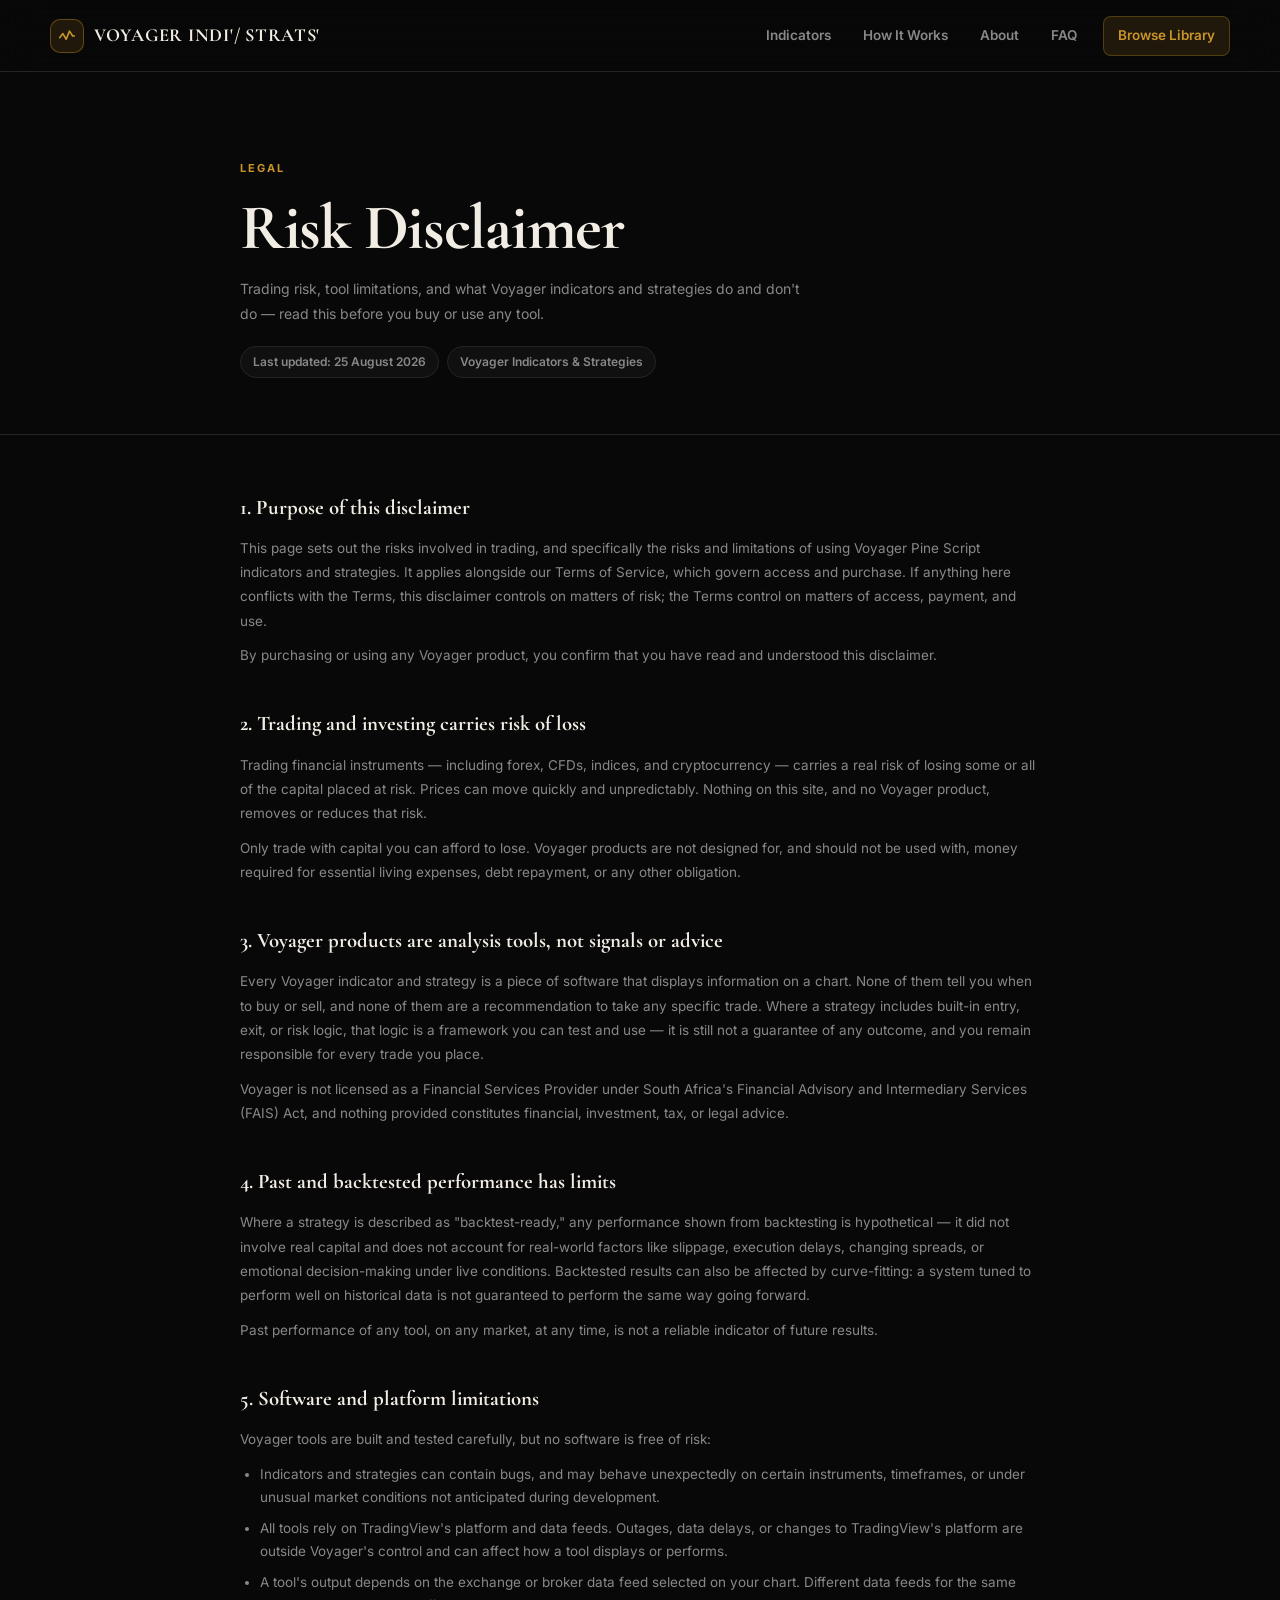
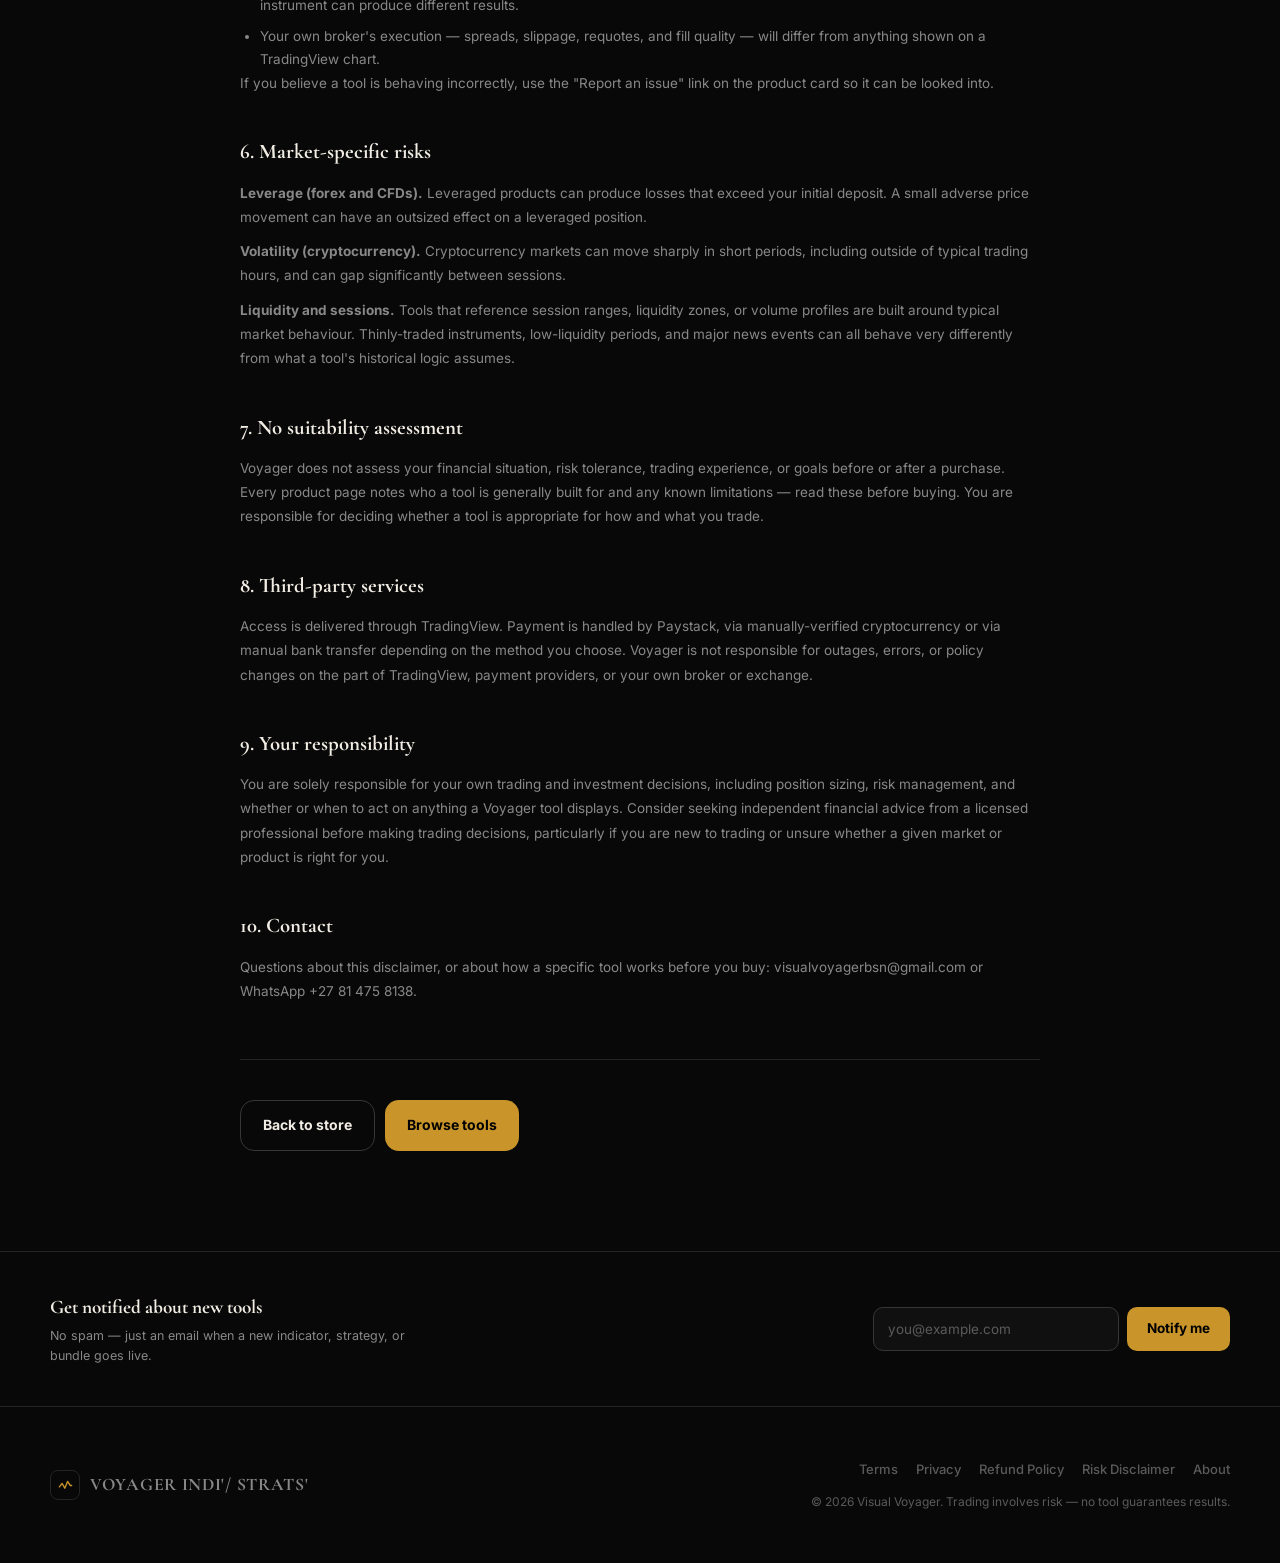
<file: risk-disclaimer.html>
<!DOCTYPE html>
<html lang="en">
<head>
    <meta charset="UTF-8">
    <meta name="viewport" content="width=device-width, initial-scale=1.0">
    <meta name="description" content="Risk Disclaimer for Voyager Indicators & Strategies — trading risk, tool limitations, and what these products do and don't do.">
    <title>Risk Disclaimer | Voyager</title>
    <link rel="icon" type="image/x-icon" href="images/favicon.ico">
    <link rel="icon" type="image/png" sizes="32x32" href="images/favicon-32.png">
    <link rel="icon" type="image/png" sizes="16x16" href="images/favicon-16.png">
    <link rel="apple-touch-icon" href="images/apple-touch-icon.png">
    <meta property="og:type" content="website">
    <meta property="og:site_name" content="Voyager">
    <meta property="og:title" content="Risk Disclaimer | Voyager">
    <meta property="og:description" content="Trading risk, tool limitations, and what Voyager indicators and strategies do and don't do.">
    <meta property="og:image" content="images/og-preview.png">
    <meta property="og:image:width" content="1200">
    <meta property="og:image:height" content="630">
    <meta name="twitter:card" content="summary_large_image">
    <meta name="twitter:title" content="Risk Disclaimer | Voyager">
    <meta name="twitter:description" content="Trading risk, tool limitations, and what Voyager indicators and strategies do and don't do.">
    <meta name="twitter:image" content="images/og-preview.png">
    <link rel="preconnect" href="https://fonts.googleapis.com">
    <link href="https://fonts.googleapis.com/css2?family=Cormorant+Garamond:wght@400;600;700&family=Inter:wght@400;500;600;700;800&display=swap" rel="stylesheet">
    <link rel="stylesheet" href="css/global.css">
    <link rel="stylesheet" href="css/legal.css">
</head>
<body>
<a class="skip-link" href="#main">Skip to content</a>
<nav class="navbar" aria-label="Primary navigation">
    <div class="navbar-inner">
        <a class="nav-logo" href="index.html" aria-label="Voyager home">
            <span class="nav-logo-mark" aria-hidden="true"><svg viewBox="0 0 22 22"><polyline points="2,13 6,8 10,15 14,5 18,11 20,11"/></svg></span>
            Voyager Indi'/ Strats'
        </a>
        <button class="nav-toggle" type="button" aria-label="Open menu" aria-expanded="false" data-nav-toggle><span></span><span></span><span></span></button>
        <ul class="nav-links" id="primaryNav" data-nav-menu>
            <li><a href="index.html#indicators">Indicators</a></li>
            <li><a href="index.html#how-it-works">How It Works</a></li>
            <li><a href="about.html">About</a></li>
            <li><a href="index.html#faq">FAQ</a></li>
            <li><a href="index.html#indicators" class="nav-cta">Browse Library</a></li>
        </ul>
    </div>
</nav>

<main id="main">
    <section class="legal-hero">
        <div class="legal-hero-inner">
            <span class="section-eyebrow">Legal</span>
            <h1>Risk Disclaimer</h1>
            <p>Trading risk, tool limitations, and what Voyager indicators and strategies do and don't do — read this before you buy or use any tool.</p>
            <div class="legal-pills">
                <span class="legal-pill">Last updated: 25 August 2026</span>
                <span class="legal-pill">Voyager Indicators &amp; Strategies</span>
            </div>
        </div>
    </section>

    <section class="legal-content">

        <h2>1. Purpose of this disclaimer</h2>
        <p>This page sets out the risks involved in trading, and specifically the risks and limitations of using Voyager Pine Script indicators and strategies. It applies alongside our <a href="terms.html">Terms of Service</a>, which govern access and purchase. If anything here conflicts with the Terms, this disclaimer controls on matters of risk; the Terms control on matters of access, payment, and use.</p>
        <p>By purchasing or using any Voyager product, you confirm that you have read and understood this disclaimer.</p>

        <h2>2. Trading and investing carries risk of loss</h2>
        <p>Trading financial instruments — including forex, CFDs, indices, and cryptocurrency — carries a real risk of losing some or all of the capital placed at risk. Prices can move quickly and unpredictably. Nothing on this site, and no Voyager product, removes or reduces that risk.</p>
        <p>Only trade with capital you can afford to lose. Voyager products are not designed for, and should not be used with, money required for essential living expenses, debt repayment, or any other obligation.</p>

        <h2>3. Voyager products are analysis tools, not signals or advice</h2>
        <p>Every Voyager indicator and strategy is a piece of software that displays information on a chart. None of them tell you when to buy or sell, and none of them are a recommendation to take any specific trade. Where a strategy includes built-in entry, exit, or risk logic, that logic is a framework you can test and use — it is still not a guarantee of any outcome, and you remain responsible for every trade you place.</p>
        <p>Voyager is not licensed as a Financial Services Provider under South Africa's Financial Advisory and Intermediary Services (FAIS) Act, and nothing provided constitutes financial, investment, tax, or legal advice.</p>

        <h2>4. Past and backtested performance has limits</h2>
        <p>Where a strategy is described as "backtest-ready," any performance shown from backtesting is hypothetical — it did not involve real capital and does not account for real-world factors like slippage, execution delays, changing spreads, or emotional decision-making under live conditions. Backtested results can also be affected by curve-fitting: a system tuned to perform well on historical data is not guaranteed to perform the same way going forward.</p>
        <p>Past performance of any tool, on any market, at any time, is not a reliable indicator of future results.</p>

        <h2>5. Software and platform limitations</h2>
        <p>Voyager tools are built and tested carefully, but no software is free of risk:</p>
        <ul>
            <li>Indicators and strategies can contain bugs, and may behave unexpectedly on certain instruments, timeframes, or under unusual market conditions not anticipated during development.</li>
            <li>All tools rely on TradingView's platform and data feeds. Outages, data delays, or changes to TradingView's platform are outside Voyager's control and can affect how a tool displays or performs.</li>
            <li>A tool's output depends on the exchange or broker data feed selected on your chart. Different data feeds for the same instrument can produce different results.</li>
            <li>Your own broker's execution — spreads, slippage, requotes, and fill quality — will differ from anything shown on a TradingView chart.</li>
        </ul>
        <p>If you believe a tool is behaving incorrectly, use the "Report an issue" link on the product card so it can be looked into.</p>

        <h2>6. Market-specific risks</h2>
        <p><strong>Leverage (forex and CFDs).</strong> Leveraged products can produce losses that exceed your initial deposit. A small adverse price movement can have an outsized effect on a leveraged position.</p>
        <p><strong>Volatility (cryptocurrency).</strong> Cryptocurrency markets can move sharply in short periods, including outside of typical trading hours, and can gap significantly between sessions.</p>
        <p><strong>Liquidity and sessions.</strong> Tools that reference session ranges, liquidity zones, or volume profiles are built around typical market behaviour. Thinly-traded instruments, low-liquidity periods, and major news events can all behave very differently from what a tool's historical logic assumes.</p>

        <h2>7. No suitability assessment</h2>
        <p>Voyager does not assess your financial situation, risk tolerance, trading experience, or goals before or after a purchase. Every product page notes who a tool is generally built for and any known limitations — read these before buying. You are responsible for deciding whether a tool is appropriate for how and what you trade.</p>

        <h2>8. Third-party services</h2>
        <p>Access is delivered through TradingView. Payment is handled by Paystack, via manually-verified cryptocurrency or via manual bank transfer depending on the method you choose. Voyager is not responsible for outages, errors, or policy changes on the part of TradingView, payment providers, or your own broker or exchange.</p>

        <h2>9. Your responsibility</h2>
        <p>You are solely responsible for your own trading and investment decisions, including position sizing, risk management, and whether or when to act on anything a Voyager tool displays. Consider seeking independent financial advice from a licensed professional before making trading decisions, particularly if you are new to trading or unsure whether a given market or product is right for you.</p>

        <h2>10. Contact</h2>
        <p>Questions about this disclaimer, or about how a specific tool works before you buy: <a href="mailto:visualvoyagerbsn@gmail.com">visualvoyagerbsn@gmail.com</a> or WhatsApp <a href="https://wa.me/27814758138" target="_blank" rel="noopener noreferrer">+27 81 475 8138</a>.</p>

        <div class="legal-nav">
            <a href="index.html" class="btn btn-outline">Back to store</a>
            <a href="index.html#indicators" class="btn btn-gold">Browse tools</a>
        </div>
    </section>
</main>

<div class="newsletter-bar">
    <div class="newsletter-inner">
        <div class="newsletter-text">
            <h3>Get notified about new tools</h3>
            <p>No spam — just an email when a new indicator, strategy, or bundle goes live.</p>
        </div>
        <form class="newsletter-form" data-newsletter-form>
            <input type="email" placeholder="you@example.com" required aria-label="Email address">
            <button type="submit">Notify me</button>
        </form>
    </div>
</div>

<footer class="footer">
    <div class="footer-inner">
        <div class="footer-logo">
            <span class="footer-logo-mark" aria-hidden="true"><svg viewBox="0 0 22 22"><polyline points="2,13 6,8 10,15 14,5 18,11 20,11"/></svg></span>
            Voyager Indi'/ Strats'
        </div>
        <div class="footer-right">
            <nav class="footer-links" aria-label="Legal">
                <a href="terms.html">Terms</a>
                <a href="privacy.html">Privacy</a>
                <a href="refund-policy.html">Refund Policy</a>
                <a href="risk-disclaimer.html">Risk Disclaimer</a>
                <a href="about.html">About</a>
            </nav>
            <p class="footer-copy">© 2026 Visual Voyager. Trading involves risk — no tool guarantees results.</p>
        </div>
    </div>
</footer>
<script>
const t=document.querySelector('[data-nav-toggle]'),m=document.querySelector('[data-nav-menu]');
if(t&&m){t.addEventListener('click',()=>{const o=m.classList.toggle('open');t.setAttribute('aria-expanded',String(o));});m.addEventListener('click',e=>{if(e.target.closest('a')){m.classList.remove('open');t.setAttribute('aria-expanded','false');}});}
document.querySelectorAll('[data-newsletter-form]').forEach(f=>{f.addEventListener('submit',e=>{e.preventDefault();const email=f.querySelector('input').value.trim();if(!email)return;const subject=encodeURIComponent('Waitlist signup');const body=encodeURIComponent(`Please add me to the Voyager updates list.\nEmail: ${email}`);window.location.href=`mailto:visualvoyagerbsn@gmail.com?subject=${subject}&body=${body}`;});});
</script>
</body>
</html>
</file>
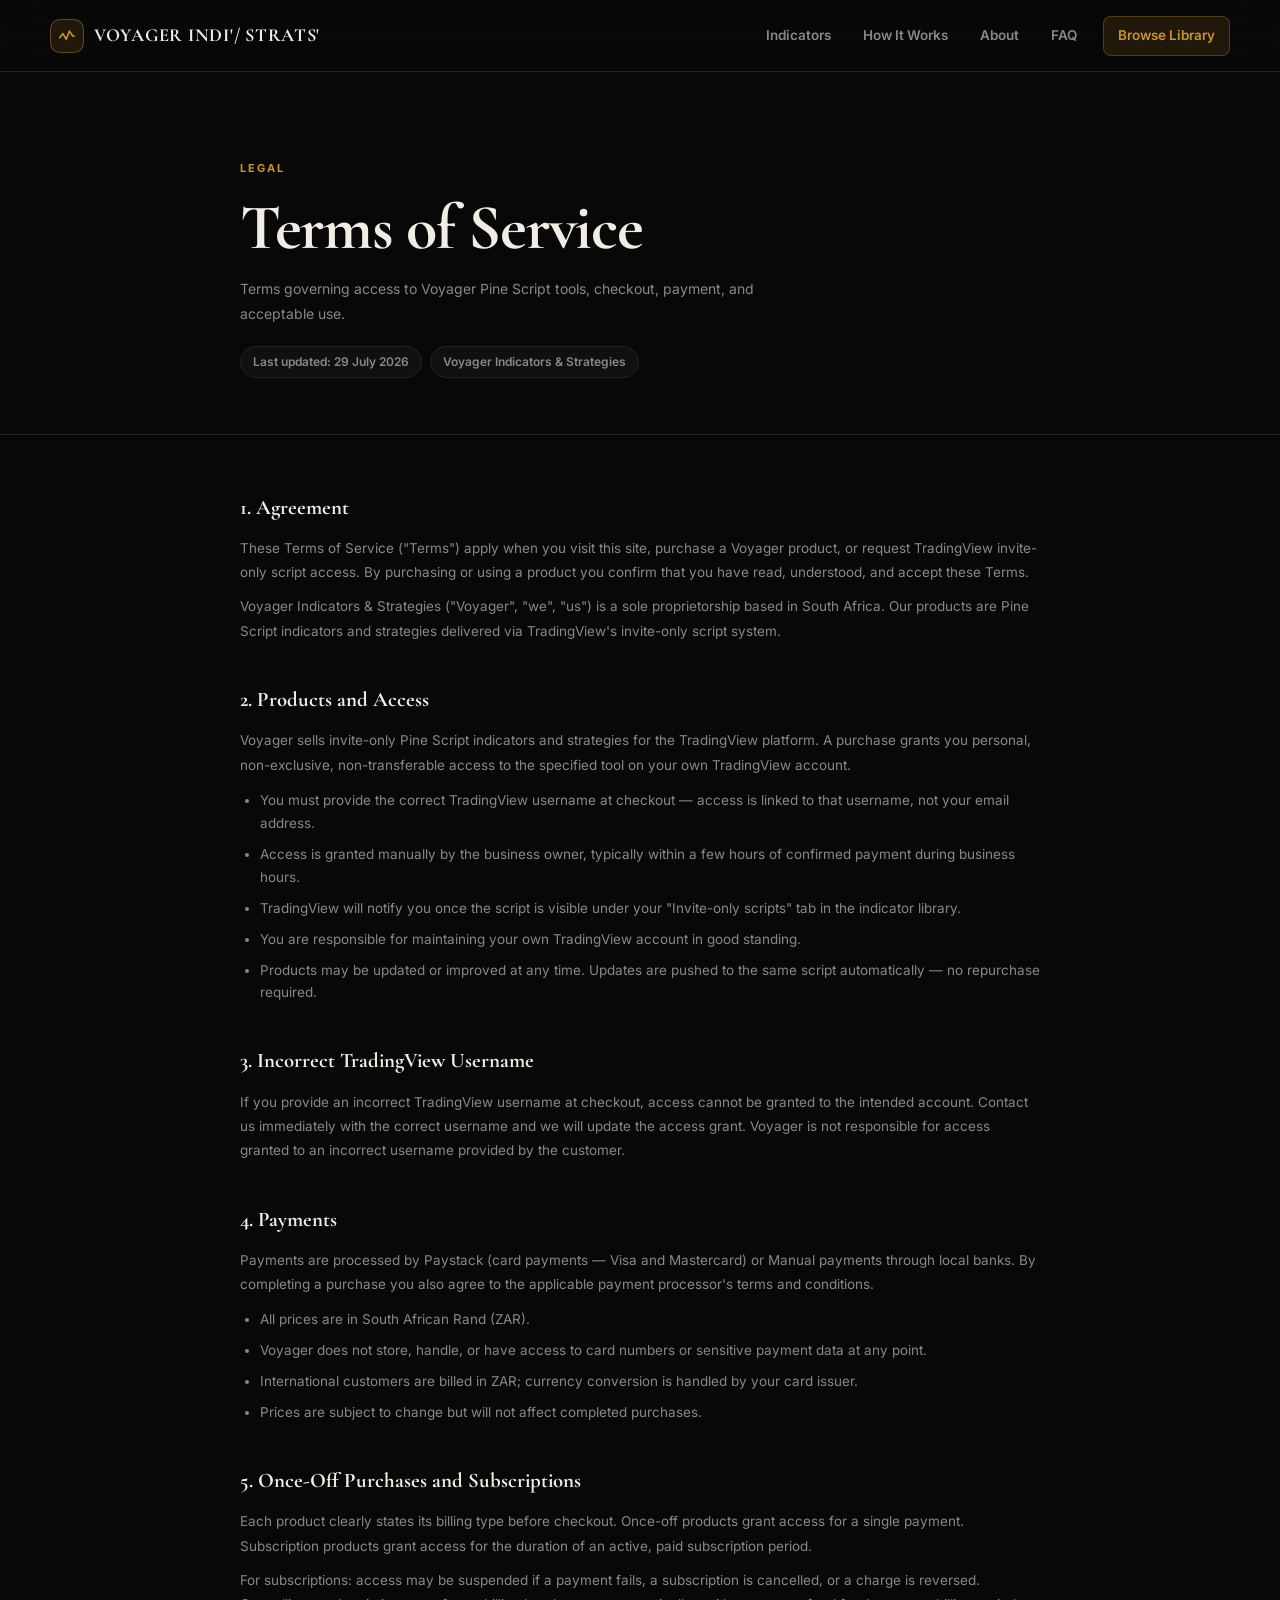
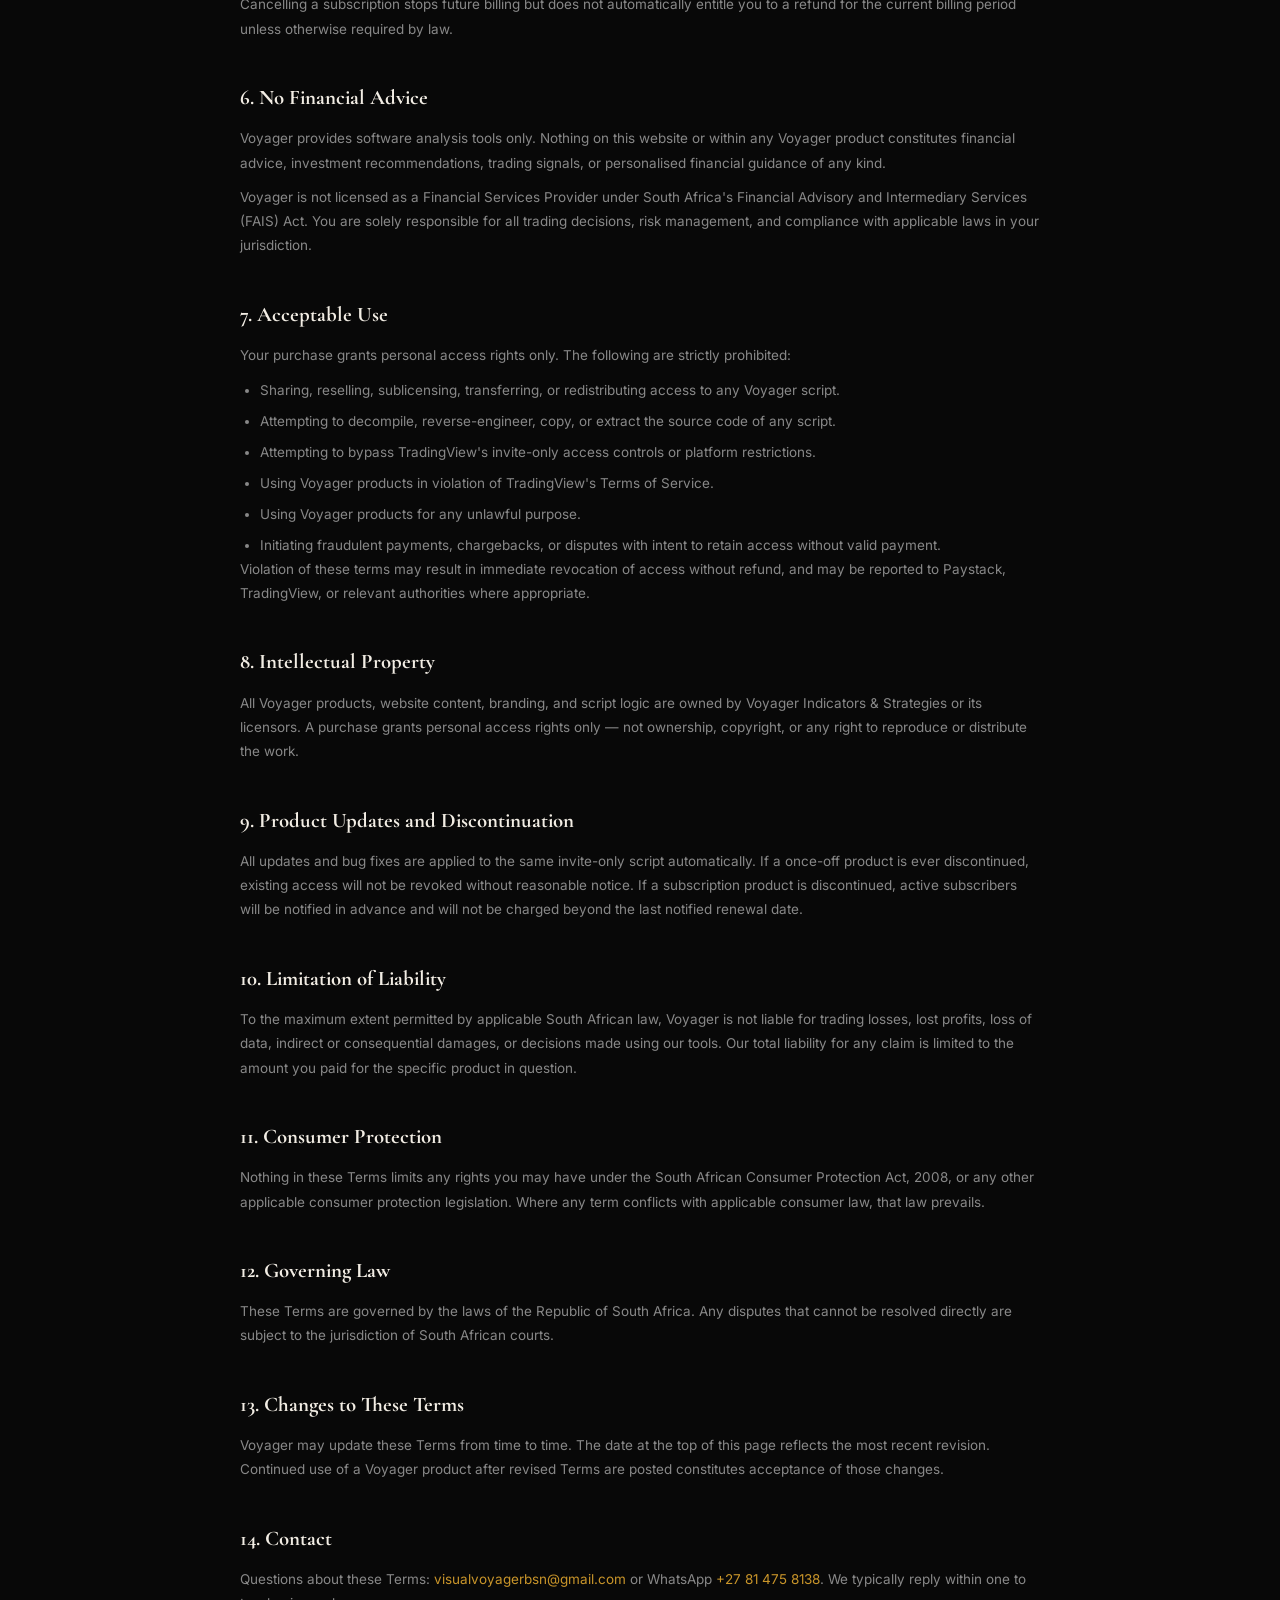
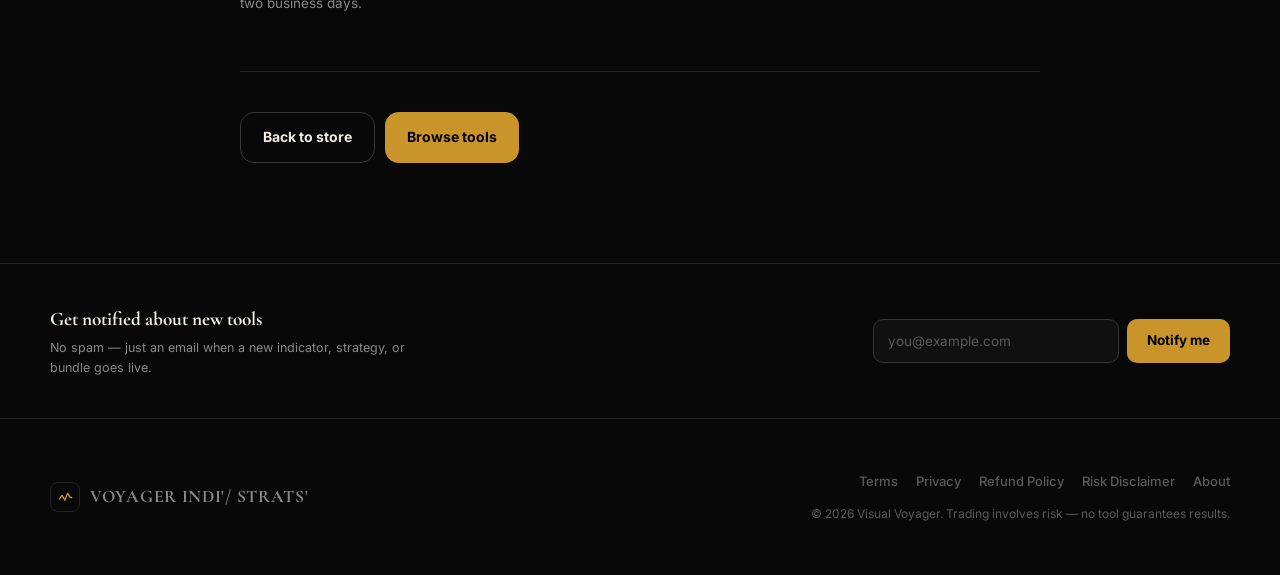
<file: terms.html>
<!DOCTYPE html>
<html lang="en">
<head>
    <meta charset="UTF-8">
    <meta name="viewport" content="width=device-width, initial-scale=1.0">
    <meta name="description" content="Terms of Service for Voyager Indicators & Strategies — Pine Script tools for TradingView.">
    <title>Terms of Service | Voyager</title>
    <link rel="icon" type="image/x-icon" href="images/favicon.ico">
    <link rel="icon" type="image/png" sizes="32x32" href="images/favicon-32.png">
    <link rel="icon" type="image/png" sizes="16x16" href="images/favicon-16.png">
    <link rel="apple-touch-icon" href="images/apple-touch-icon.png">
    <meta property="og:type" content="website">
    <meta property="og:site_name" content="Voyager">
    <meta property="og:title" content="Terms of Service | Voyager">
    <meta property="og:description" content="Terms governing access to Voyager Pine Script tools, checkout, payment, and acceptable use.">
    <meta property="og:image" content="images/og-preview.png">
    <meta name="twitter:card" content="summary_large_image">
    <meta name="twitter:title" content="Terms of Service | Voyager">
    <meta name="twitter:description" content="Terms governing access to Voyager Pine Script tools.">
    <meta name="twitter:image" content="images/og-preview.png">
    <link rel="preconnect" href="https://fonts.googleapis.com">
    <link href="https://fonts.googleapis.com/css2?family=Cormorant+Garamond:wght@400;600;700&family=Inter:wght@400;500;600;700;800&display=swap" rel="stylesheet">
    <link rel="stylesheet" href="css/global.css">
    <link rel="stylesheet" href="css/legal.css">
</head>
<body>
<a class="skip-link" href="#main">Skip to content</a>
<nav class="navbar" aria-label="Primary navigation">
    <div class="navbar-inner">
        <a class="nav-logo" href="index.html" aria-label="Voyager home">
            <span class="nav-logo-mark" aria-hidden="true"><svg viewBox="0 0 22 22"><polyline points="2,13 6,8 10,15 14,5 18,11 20,11"/></svg></span>
            Voyager Indi'/ Strats'
        </a>
        <button class="nav-toggle" type="button" aria-label="Open menu" aria-expanded="false" data-nav-toggle><span></span><span></span><span></span></button>
        <ul class="nav-links" id="primaryNav" data-nav-menu>
            <li><a href="index.html#indicators">Indicators</a></li>
            <li><a href="index.html#how-it-works">How It Works</a></li>
            <li><a href="about.html">About</a></li>
            <li><a href="index.html#faq">FAQ</a></li>
            <li><a href="index.html#indicators" class="nav-cta">Browse Library</a></li>
        </ul>
    </div>
</nav>

<main id="main">
    <section class="legal-hero">
        <div class="legal-hero-inner">
            <span class="section-eyebrow">Legal</span>
            <h1>Terms of Service</h1>
            <p>Terms governing access to Voyager Pine Script tools, checkout, payment, and acceptable use.</p>
            <div class="legal-pills">
                <span class="legal-pill">Last updated: 29 July 2026</span>
                <span class="legal-pill">Voyager Indicators &amp; Strategies</span>
            </div>
        </div>
    </section>

    <section class="legal-content">

        <h2>1. Agreement</h2>
        <p>These Terms of Service ("Terms") apply when you visit this site, purchase a Voyager product, or request TradingView invite-only script access. By purchasing or using a product you confirm that you have read, understood, and accept these Terms.</p>
        <p>Voyager Indicators &amp; Strategies ("Voyager", "we", "us") is a sole proprietorship based in South Africa. Our products are Pine Script indicators and strategies delivered via TradingView's invite-only script system.</p>

        <h2>2. Products and Access</h2>
        <p>Voyager sells invite-only Pine Script indicators and strategies for the TradingView platform. A purchase grants you personal, non-exclusive, non-transferable access to the specified tool on your own TradingView account.</p>
        <ul>
            <li>You must provide the correct TradingView username at checkout — access is linked to that username, not your email address.</li>
            <li>Access is granted manually by the business owner, typically within a few hours of confirmed payment during business hours.</li>
            <li>TradingView will notify you once the script is visible under your "Invite-only scripts" tab in the indicator library.</li>
            <li>You are responsible for maintaining your own TradingView account in good standing.</li>
            <li>Products may be updated or improved at any time. Updates are pushed to the same script automatically — no repurchase required.</li>
        </ul>

        <h2>3. Incorrect TradingView Username</h2>
        <p>If you provide an incorrect TradingView username at checkout, access cannot be granted to the intended account. Contact us immediately with the correct username and we will update the access grant. Voyager is not responsible for access granted to an incorrect username provided by the customer.</p>

        <h2>4. Payments</h2>
        <p>Payments are processed by Paystack (card payments — Visa and Mastercard) or Manual payments through local banks. By completing a purchase you also agree to the applicable payment processor's terms and conditions.</p>
        <ul>
            <li>All prices are in South African Rand (ZAR).</li>
            <li>Voyager does not store, handle, or have access to card numbers or sensitive payment data at any point.</li>
            <li>International customers are billed in ZAR; currency conversion is handled by your card issuer.</li>
            <li>Prices are subject to change but will not affect completed purchases.</li>
        </ul>

        <h2>5. Once-Off Purchases and Subscriptions</h2>
        <p>Each product clearly states its billing type before checkout. Once-off products grant access for a single payment. Subscription products grant access for the duration of an active, paid subscription period.</p>
        <p>For subscriptions: access may be suspended if a payment fails, a subscription is cancelled, or a charge is reversed. Cancelling a subscription stops future billing but does not automatically entitle you to a refund for the current billing period unless otherwise required by law.</p>

        <h2>6. No Financial Advice</h2>
        <p>Voyager provides software analysis tools only. Nothing on this website or within any Voyager product constitutes financial advice, investment recommendations, trading signals, or personalised financial guidance of any kind.</p>
        <p>Voyager is not licensed as a Financial Services Provider under South Africa's Financial Advisory and Intermediary Services (FAIS) Act. You are solely responsible for all trading decisions, risk management, and compliance with applicable laws in your jurisdiction.</p>

        <h2>7. Acceptable Use</h2>
        <p>Your purchase grants personal access rights only. The following are strictly prohibited:</p>
        <ul>
            <li>Sharing, reselling, sublicensing, transferring, or redistributing access to any Voyager script.</li>
            <li>Attempting to decompile, reverse-engineer, copy, or extract the source code of any script.</li>
            <li>Attempting to bypass TradingView's invite-only access controls or platform restrictions.</li>
            <li>Using Voyager products in violation of TradingView's Terms of Service.</li>
            <li>Using Voyager products for any unlawful purpose.</li>
            <li>Initiating fraudulent payments, chargebacks, or disputes with intent to retain access without valid payment.</li>
        </ul>
        <p>Violation of these terms may result in immediate revocation of access without refund, and may be reported to Paystack, TradingView, or relevant authorities where appropriate.</p>

        <h2>8. Intellectual Property</h2>
        <p>All Voyager products, website content, branding, and script logic are owned by Voyager Indicators &amp; Strategies or its licensors. A purchase grants personal access rights only — not ownership, copyright, or any right to reproduce or distribute the work.</p>

        <h2>9. Product Updates and Discontinuation</h2>
        <p>All updates and bug fixes are applied to the same invite-only script automatically. If a once-off product is ever discontinued, existing access will not be revoked without reasonable notice. If a subscription product is discontinued, active subscribers will be notified in advance and will not be charged beyond the last notified renewal date.</p>

        <h2>10. Limitation of Liability</h2>
        <p>To the maximum extent permitted by applicable South African law, Voyager is not liable for trading losses, lost profits, loss of data, indirect or consequential damages, or decisions made using our tools. Our total liability for any claim is limited to the amount you paid for the specific product in question.</p>

        <h2>11. Consumer Protection</h2>
        <p>Nothing in these Terms limits any rights you may have under the South African Consumer Protection Act, 2008, or any other applicable consumer protection legislation. Where any term conflicts with applicable consumer law, that law prevails.</p>

        <h2>12. Governing Law</h2>
        <p>These Terms are governed by the laws of the Republic of South Africa. Any disputes that cannot be resolved directly are subject to the jurisdiction of South African courts.</p>

        <h2>13. Changes to These Terms</h2>
        <p>Voyager may update these Terms from time to time. The date at the top of this page reflects the most recent revision. Continued use of a Voyager product after revised Terms are posted constitutes acceptance of those changes.</p>

        <h2>14. Contact</h2>
        <p>Questions about these Terms: <a href="mailto:visualvoyagerbsn@gmail.com" style="color:var(--gold)">visualvoyagerbsn@gmail.com</a> or WhatsApp <a href="https://wa.me/27814758138" target="_blank" rel="noopener noreferrer" style="color:var(--gold)">+27 81 475 8138</a>. We typically reply within one to two business days.</p>

        <div class="legal-nav">
            <a href="index.html" class="btn btn-outline">Back to store</a>
            <a href="index.html#indicators" class="btn btn-gold">Browse tools</a>
        </div>
    </section>
</main>

<div class="newsletter-bar">
    <div class="newsletter-inner">
        <div class="newsletter-text">
            <h3>Get notified about new tools</h3>
            <p>No spam — just an email when a new indicator, strategy, or bundle goes live.</p>
        </div>
        <form class="newsletter-form" data-newsletter-form>
            <input type="email" placeholder="you@example.com" required aria-label="Email address">
            <button type="submit">Notify me</button>
        </form>
    </div>
</div>

<footer class="footer">
    <div class="footer-inner">
        <div class="footer-logo">
            <span class="footer-logo-mark" aria-hidden="true"><svg viewBox="0 0 22 22"><polyline points="2,13 6,8 10,15 14,5 18,11 20,11"/></svg></span>
            Voyager Indi'/ Strats'
        </div>
        <div class="footer-right">
            <nav class="footer-links" aria-label="Legal">
                <a href="terms.html">Terms</a>
                <a href="privacy.html">Privacy</a>
                <a href="refund-policy.html">Refund Policy</a>
                <a href="risk-disclaimer.html">Risk Disclaimer</a>
                <a href="about.html">About</a>
            </nav>
            <p class="footer-copy">© 2026 Visual Voyager. Trading involves risk — no tool guarantees results.</p>
        </div>
    </div>
</footer>
<script>
const t=document.querySelector('[data-nav-toggle]'),m=document.querySelector('[data-nav-menu]');
if(t&&m){t.addEventListener('click',()=>{const o=m.classList.toggle('open');t.setAttribute('aria-expanded',String(o));});m.addEventListener('click',e=>{if(e.target.closest('a')){m.classList.remove('open');t.setAttribute('aria-expanded','false');}});}
document.querySelectorAll('[data-newsletter-form]').forEach(f=>{f.addEventListener('submit',e=>{e.preventDefault();const email=f.querySelector('input').value.trim();if(!email)return;const subject=encodeURIComponent('Waitlist signup');const body=encodeURIComponent(`Please add me to the Voyager updates list.\nEmail: ${email}`);window.location.href=`mailto:visualvoyagerbsn@gmail.com?subject=${subject}&body=${body}`;});});
</script>
</body>
</html>
</file>
<file: css/global.css>
@import url('https://fonts.googleapis.com/css2?family=Cormorant+Garamond:wght@400;600;700&family=Inter:wght@400;500;600;700;800&display=swap');

:root {
    --bg:             #080808;
    --bg-2:           #101010;
    --card:           #141414;
    --card-hover:     #181818;
    --border:         #242424;
    --border-strong:  #363636;
    --text:           #F2EDE4;
    --muted:          #5A5A5A;
    --muted-2:        #888888;
    --gold:           #C9952A;
    --gold-light:     #E8C46A;
    --gold-dim:       rgba(201, 149, 42, 0.12);
    --gold-glow:      rgba(201, 149, 42, 0.25);
    --radius:         14px;
    --container:      1180px;
    --nav-height:     72px;
}

*, *::before, *::after {
    box-sizing: border-box;
    margin: 0;
    padding: 0;
}

html {
    scroll-behavior: smooth;
    -webkit-font-smoothing: antialiased;
}

body {
    background: var(--bg);
    color: var(--text);
    font-family: 'Inter', system-ui, sans-serif;
    font-size: 15px;
    line-height: 1.6;
    min-height: 100vh;
}

body.no-scroll { overflow: hidden; }

a { color: inherit; text-decoration: none; }
button { cursor: pointer; font: inherit; border: none; background: none; }
svg { display: block; }
img { display: block; max-width: 100%; }

/* ── Response time note (About page contact) ── */
.response-time-note {
    font-size: 12.5px;
    color: var(--muted);
    margin-top: 12px;
}

/* ── Scroll progress indicator ── */
.scroll-progress {
    position: fixed;
    top: 0;
    left: 0;
    height: 3px;
    width: 0%;
    background: linear-gradient(90deg, var(--gold), var(--gold-light));
    z-index: 300;
    transition: width .1s linear;
}
@media (prefers-reduced-motion: reduce) {
    .scroll-progress { transition: none; }
}

/* ── Skip link ── */
.skip-link {
    position: fixed;
    top: -4rem;
    left: 1rem;
    z-index: 9999;
    padding: .6rem 1rem;
    border-radius: 8px;
    background: var(--gold);
    color: #000;
    font-weight: 700;
    transition: top .2s;
}
.skip-link:focus { top: 1rem; }

/* ── Utility ── */
.sr-only {
    position: absolute;
    width: 1px; height: 1px;
    overflow: hidden;
    clip: rect(0,0,0,0);
    white-space: nowrap;
}
.gold-rule {
    width: 100%;
    height: 1px;
    background: linear-gradient(90deg, transparent, var(--gold) 30%, var(--gold) 70%, transparent);
    opacity: .35;
}
.section-eyebrow {
    display: block;
    font-size: 11px;
    font-weight: 700;
    letter-spacing: .18em;
    text-transform: uppercase;
    color: var(--gold);
    margin-bottom: 16px;
}
.section-title {
    font-family: 'Cormorant Garamond', Georgia, serif;
    font-size: clamp(2rem, 5vw, 3.25rem);
    font-weight: 700;
    line-height: 1.08;
    letter-spacing: -.01em;
    color: var(--text);
}
.section-sub {
    margin-top: 14px;
    color: var(--muted-2);
    max-width: 560px;
    font-size: 14px;
    line-height: 1.75;
}
.accent-text {
    background: linear-gradient(90deg, var(--gold), var(--gold-light));
    -webkit-background-clip: text;
    background-clip: text;
    color: transparent;
}

/* ── Buttons ── */
.btn {
    display: inline-flex;
    align-items: center;
    gap: 8px;
    padding: 13px 22px;
    min-height: 48px;
    border-radius: var(--radius);
    font-weight: 700;
    font-size: 14px;
    transition: all .2s ease;
    white-space: nowrap;
}
.btn:hover { transform: translateY(-1px); }
.btn-gold {
    background: var(--gold);
    color: #000;
}
.btn-gold:hover { background: var(--gold-light); }
.btn-outline {
    border: 1px solid var(--border-strong);
    color: var(--text);
    background: transparent;
}
.btn-outline:hover {
    border-color: var(--gold);
    color: var(--gold);
}
.btn-lg { padding: 15px 28px; min-height: 54px; font-size: 15px; }

/* ── Navbar ── */
.navbar {
    position: sticky;
    top: 0;
    z-index: 200;
    height: var(--nav-height);
    background: rgba(8, 8, 8, .88);
    backdrop-filter: blur(20px);
    border-bottom: 1px solid var(--border);
}
.navbar-inner {
    width: min(100% - 40px, var(--container));
    margin: 0 auto;
    height: 100%;
    display: flex;
    align-items: center;
    justify-content: space-between;
    gap: 24px;
}
.nav-logo {
    display: flex;
    align-items: center;
    gap: 10px;
    font-family: 'Cormorant Garamond', Georgia, serif;
    font-size: 1.15rem;
    font-weight: 700;
    letter-spacing: .04em;
    text-transform: uppercase;
    color: var(--text);
}
.nav-logo-mark {
    width: 34px;
    height: 34px;
    border: 1px solid rgba(201, 149, 42, .4);
    border-radius: 10px;
    display: grid;
    place-items: center;
    color: var(--gold);
    background: var(--gold-dim);
}
.nav-logo-mark svg { width: 18px; height: 18px; fill: none; stroke: currentColor; stroke-width: 2; stroke-linecap: round; stroke-linejoin: round; }
.nav-links {
    display: flex;
    align-items: center;
    gap: 4px;
    list-style: none;
}
.nav-links a {
    display: inline-flex;
    align-items: center;
    min-height: 40px;
    padding: 0 14px;
    border-radius: 8px;
    color: var(--muted-2);
    font-size: 13.5px;
    font-weight: 600;
    transition: color .15s, background .15s;
}
.nav-links a:hover { color: var(--text); background: rgba(255,255,255,.05); }
.nav-links .nav-cta {
    background: var(--gold-dim);
    border: 1px solid rgba(201, 149, 42, .3);
    color: var(--gold);
    margin-left: 8px;
}
.nav-links .nav-cta:hover { background: var(--gold); color: #000; border-color: var(--gold); }
.nav-toggle {
    display: none;
    width: 40px;
    height: 40px;
    border: 1px solid var(--border);
    border-radius: 10px;
    background: rgba(255,255,255,.03);
    flex-direction: column;
    align-items: center;
    justify-content: center;
    gap: 5px;
}
.nav-toggle span {
    display: block;
    width: 17px;
    height: 1.5px;
    background: var(--text);
    border-radius: 2px;
    transition: transform .25s, opacity .25s;
}

/* ── Footer ── */
.footer {
    border-top: 1px solid var(--border);
    padding: 52px 0;
}
.footer-inner {
    width: min(100% - 40px, var(--container));
    margin: 0 auto;
    display: flex;
    align-items: center;
    justify-content: space-between;
    gap: 24px;
}
.footer-logo {
    display: flex;
    align-items: center;
    gap: 10px;
    font-family: 'Cormorant Garamond', Georgia, serif;
    font-size: 1.1rem;
    font-weight: 700;
    letter-spacing: .04em;
    text-transform: uppercase;
    color: var(--muted-2);
}
.footer-logo-mark {
    width: 30px;
    height: 30px;
    border: 1px solid var(--border);
    border-radius: 8px;
    display: grid;
    place-items: center;
    color: var(--gold);
}
.footer-logo-mark svg { width: 15px; height: 15px; fill: none; stroke: currentColor; stroke-width: 2; stroke-linecap: round; stroke-linejoin: round; }
.footer-right {
    display: flex;
    flex-direction: column;
    align-items: flex-end;
    gap: 12px;
}
.footer-links {
    display: flex;
    flex-wrap: wrap;
    gap: 6px 18px;
    justify-content: flex-end;
}
.footer-links a {
    color: var(--muted);
    font-size: 13px;
    font-weight: 500;
    transition: color .15s;
}
.footer-links a:hover { color: var(--gold); }
.footer-copy {
    color: var(--muted);
    font-size: 12px;
}

/* ── Site-wide email capture bar ── */
.newsletter-bar {
    border-top: 1px solid var(--border);
    padding: 40px 0;
}
.newsletter-inner {
    width: min(100% - 40px, var(--container));
    margin: 0 auto;
    display: flex;
    align-items: center;
    justify-content: space-between;
    gap: 24px;
    flex-wrap: wrap;
}
.newsletter-text h3 {
    font-family: 'Cormorant Garamond', Georgia, serif;
    font-size: 1.2rem;
    font-weight: 700;
    color: var(--text);
    margin-bottom: 4px;
}
.newsletter-text p {
    font-size: 12.5px;
    color: var(--muted-2);
    max-width: 380px;
    line-height: 1.6;
}
.newsletter-form {
    display: flex;
    gap: 8px;
    flex-wrap: wrap;
}
.newsletter-form input {
    height: 44px;
    min-width: 220px;
    padding: 0 14px;
    border: 1px solid var(--border-strong);
    border-radius: 10px;
    background: var(--bg-2);
    color: var(--text);
    font-size: 13.5px;
    font-family: 'Inter', sans-serif;
    outline: none;
    transition: border-color .15s;
}
.newsletter-form input:focus { border-color: var(--gold); }
.newsletter-form input::placeholder { color: var(--muted); }
.newsletter-form button {
    height: 44px;
    padding: 0 20px;
    border-radius: 10px;
    font-weight: 700;
    font-size: 13.5px;
    background: var(--gold);
    color: #000;
    white-space: nowrap;
    transition: background .2s;
}
.newsletter-form button:hover { background: var(--gold-light); }
.newsletter-note {
    font-size: 11px;
    color: var(--muted);
    width: 100%;
}
@media (max-width: 640px) {
    .newsletter-inner { flex-direction: column; align-items: stretch; text-align: center; }
    .newsletter-form { justify-content: center; }
    .newsletter-form input { flex: 1; min-width: 0; }
    .newsletter-note { text-align: center; }
}

/* ── Responsive ── */
@media (max-width: 860px) {
    .nav-toggle { display: flex; }
    .nav-links {
        position: fixed;
        inset: var(--nav-height) 0 auto;
        flex-direction: column;
        align-items: stretch;
        padding: 16px;
        background: #0f0f0f;
        border-bottom: 1px solid var(--border);
        gap: 4px;
        display: none;
    }
    .nav-links.open { display: flex; }
    .nav-links a { justify-content: center; font-size: 14px; }
    .nav-links .nav-cta { margin-left: 0; text-align: center; }
    .footer-inner { flex-direction: column; text-align: center; }
    .footer-right { align-items: center; }
    .footer-links { justify-content: center; }
}

@media (prefers-reduced-motion: reduce) {
    *, *::before, *::after {
        animation-duration: .001ms !important;
        transition-duration: .001ms !important;
        scroll-behavior: auto !important;
    }
}

/* ── Scroll reveal ── */
.reveal {
    opacity: 0;
    transform: translateY(18px);
    transition: opacity .6s ease, transform .6s ease;
}
.reveal.is-visible {
    opacity: 1;
    transform: translateY(0);
}

/* Stagger reveal — children animate in sequence */
.reveal-stagger > * {
    opacity: 0;
    transform: translateY(22px);
    transition: opacity .55s ease, transform .55s ease;
}
.reveal-stagger.is-visible > *:nth-child(1) { transition-delay: .05s; }
.reveal-stagger.is-visible > *:nth-child(2) { transition-delay: .10s; }
.reveal-stagger.is-visible > *:nth-child(3) { transition-delay: .15s; }
.reveal-stagger.is-visible > *:nth-child(4) { transition-delay: .20s; }
.reveal-stagger.is-visible > *:nth-child(5) { transition-delay: .25s; }
.reveal-stagger.is-visible > * {
    opacity: 1;
    transform: translateY(0);
}

@media (prefers-reduced-motion: reduce) {
    .reveal { opacity: 1; transform: none; transition: none; }
    .reveal-stagger > * { opacity: 1; transform: none; transition: none; }
}

/* ── Ambient aurora background ── */
.ambient-blob {
    position: absolute;
    border-radius: 50%;
    filter: blur(100px);
    pointer-events: none;
    z-index: 0;
    animation: ambient-drift 22s ease-in-out infinite alternate;
}
.ambient-blob.b1 {
    width: 520px; height: 520px;
    top: -160px; left: -100px;
    background: radial-gradient(circle, rgba(201,149,42,.5), transparent 70%);
    opacity: .22;
    animation-duration: 22s;
}
.ambient-blob.b2 {
    width: 420px; height: 420px;
    top: 0%; right: -120px;
    background: radial-gradient(circle, rgba(232,196,106,.4), transparent 70%);
    opacity: .18;
    animation-duration: 27s;
    animation-delay: -9s;
}
.ambient-blob.b3 {
    width: 360px; height: 360px;
    bottom: -60px; left: 38%;
    background: radial-gradient(circle, rgba(201,149,42,.35), transparent 70%);
    opacity: .12;
    animation-duration: 30s;
    animation-delay: -15s;
}
@keyframes ambient-drift {
    0%   { transform: translate(0, 0) scale(1); }
    50%  { transform: translate(28px, -22px) scale(1.07); }
    100% { transform: translate(-18px, 16px) scale(.94); }
}

/* Faint grid overlay for hero */
.ambient-grid {
    position: absolute;
    inset: 0;
    z-index: 0;
    pointer-events: none;
    background-image:
        linear-gradient(rgba(255,255,255,.018) 1px, transparent 1px),
        linear-gradient(90deg, rgba(255,255,255,.018) 1px, transparent 1px);
    background-size: 52px 52px;
    mask-image: radial-gradient(ellipse 80% 60% at 50% 0%, black 40%, transparent 100%);
}

@media (prefers-reduced-motion: reduce) {
    .ambient-blob { animation: none; }
}

/* ── Navbar scroll state ── */
.navbar.scrolled {
    background: rgba(8, 8, 8, .96);
    box-shadow: 0 2px 28px rgba(0, 0, 0, .45);
}
</file>
<file: css/store.css>
/* ── Hero ── */ 
.hero {
    position: relative;
    padding: 110px 0 120px;
    overflow: hidden;
    text-align: center;
}
.hero-bg {
    position: absolute;
    inset: 0;
    background:
        radial-gradient(ellipse 60% 50% at 50% -10%, rgba(201,149,42,.13), transparent),
        radial-gradient(ellipse 40% 30% at 80% 80%, rgba(201,149,42,.05), transparent);
    pointer-events: none;
}
.hero-inner {
    position: relative;
    width: min(100% - 40px, 820px);
    margin: 0 auto;
}
.hero-kicker {
    display: inline-flex;
    align-items: center;
    gap: 8px;
    padding: 7px 14px;
    border: 1px solid rgba(201,149,42,.3);
    border-radius: 999px;
    background: var(--gold-dim);
    color: var(--gold-light);
    font-size: 12px;
    font-weight: 600;
    letter-spacing: .04em;
    margin-bottom: 32px;
    transform-style: preserve-3d;
    will-change: transform;
    transition: transform .25s ease-out;
}
.hero-kicker svg { width: 13px; height: 13px; fill: none; stroke: currentColor; stroke-width: 2.5; stroke-linecap: round; stroke-linejoin: round; }
.hero h1 {
    font-family: 'Cormorant Garamond', Georgia, serif;
    font-size: clamp(3rem, 8vw, 5.5rem);
    font-weight: 700;
    line-height: 1.02;
    letter-spacing: -.02em;
    margin-bottom: 24px;
}
.hero-sub {
    color: var(--muted-2);
    font-size: clamp(14px, 2vw, 16px);
    line-height: 1.8;
    max-width: 560px;
    margin: 0 auto 40px;
}
.hero-actions {
    display: flex;
    justify-content: center;
    gap: 12px;
    flex-wrap: wrap;
    margin-bottom: 64px;
}
.trust-row {
    display: flex;
    align-items: center;
    justify-content: center;
    gap: 0;
    border: 1px solid var(--border);
    border-radius: var(--radius);
    background: var(--bg-2);
    overflow: hidden;
    max-width: 560px;
    margin: 0 auto;
}
.trust-item {
    flex: 1;
    display: flex;
    flex-direction: column;
    align-items: center;
    gap: 4px;
    padding: 18px 12px;
    font-size: 12px;
    color: var(--muted-2);
    line-height: 1.4;
    text-align: center;
}
.trust-item + .trust-item {
    border-left: 1px solid var(--border);
}
.trust-item strong {
    display: block;
    font-size: 18px;
    font-family: 'Cormorant Garamond', Georgia, serif;
    font-weight: 700;
    color: var(--gold);
    line-height: 1;
}

/* ── Catalog ── */
.catalog-section {
    padding: 96px 0;
}
.catalog-inner {
    width: min(100% - 40px, var(--container));
    margin: 0 auto;
}
.catalog-header {
    display: flex;
    align-items: flex-end;
    justify-content: space-between;
    gap: 24px;
    margin-bottom: 40px;
    flex-wrap: wrap;
}
.catalog-legend {
    margin-top: 12px;
    font-size: 12.5px;
    color: var(--muted-2);
    line-height: 1.7;
    max-width: 620px;
}
.catalog-legend strong { color: var(--gold); font-weight: 700; }
.catalog-currency-note {
    margin-top: 8px;
    font-size: 11.5px;
    color: var(--muted);
    max-width: 620px;
    line-height: 1.6;
}

.filter-bar {
    display: flex;
    gap: 8px;
}
.filter-btn {
    height: 36px;
    padding: 0 14px;
    border-radius: 8px;
    border: 1px solid var(--border);
    background: transparent;
    color: var(--muted-2);
    font-size: 13px;
    font-weight: 600;
    transition: all .15s;
}
.filter-btn:hover { border-color: var(--border-strong); color: var(--text); }
.filter-btn.active { background: var(--gold-dim); border-color: rgba(201,149,42,.4); color: var(--gold); }

.product-grid {
    display: grid;
    grid-template-columns: repeat(3, 1fr);
    gap: 20px;
}
.product-card {
    background: var(--card);
    border: 1px solid var(--border);
    border-radius: var(--radius);
    padding: 26px;
    display: flex;
    flex-direction: column;
    gap: 16px;
    transition: border-color .2s, background .2s;
    position: relative;
    overflow: hidden;
}
.product-card::after {
    content: '';
    position: absolute;
    left: 0;
    top: 0;
    bottom: 0;
    width: 3px;
    background: var(--gold);
    opacity: 0;
    transition: opacity .2s;
}
.product-card:hover {
    border-color: rgba(201,149,42,.3);
    background: var(--card-hover);
}
.product-card:hover::after { opacity: 1; }

/* Placeholder chart preview at top of each product card.
   Swap for a real <img> screenshot when available — see PREVIEWS
   comment in js/store.js for how. */
.product-visual {
    position: relative;
    margin: -26px -26px 0;
    height: 120px;
    background:
        linear-gradient(180deg, rgba(201,149,42,.05), transparent 60%),
        var(--bg-2);
    border-bottom: 1px solid var(--border);
    overflow: hidden;
    transform-style: preserve-3d;
    will-change: transform;
    transition: transform .25s ease-out;
}
.product-visual svg {
    width: 100%;
    height: 100%;
}
.product-visual-tag {
    position: absolute;
    top: 10px;
    right: 10px;
    font-size: 10px;
    font-weight: 700;
    letter-spacing: .08em;
    text-transform: uppercase;
    color: var(--muted-2);
    background: rgba(8,8,8,.55);
    border: 1px solid var(--border);
    border-radius: 999px;
    padding: 3px 9px;
    z-index: 1;
}

.product-icon {
    width: 48px;
    height: 48px;
    border-radius: 12px;
    border: 1px solid var(--border);
    background: var(--gold-dim);
    display: grid;
    place-items: center;
    color: var(--gold);
}
.product-icon svg { width: 22px; height: 22px; fill: none; stroke: currentColor; stroke-width: 1.8; stroke-linecap: round; stroke-linejoin: round; }
.product-type-tag {
    display: inline-block;
    font-size: 10px;
    font-weight: 700;
    letter-spacing: .1em;
    text-transform: uppercase;
    padding: 3px 9px;
    border-radius: 999px;
    border: 1px solid var(--border);
    color: var(--muted-2);
    width: fit-content;
}
.product-type-tag.indicator { color: #C9952A; border-color: rgba(201,149,42,.3); background: var(--gold-dim); }
.product-type-tag.strategy { color: #9D7BC9; border-color: rgba(157,123,201,.3); background: rgba(157,123,201,.08); }

.product-top-row {
    display: flex;
    align-items: center;
    justify-content: space-between;
    gap: 8px;
}
.product-status-badge {
    display: inline-flex;
    align-items: center;
    gap: 6px;
    font-size: 10.5px;
    font-weight: 600;
    color: var(--muted-2);
    white-space: nowrap;
}
.status-dot {
    width: 6px;
    height: 6px;
    border-radius: 50%;
    background: #6FE3A8;
    box-shadow: 0 0 0 3px rgba(111,227,168,.18);
    flex-shrink: 0;
}
.product-version-row { margin-top: -8px; }
.product-version {
    font-size: 11px;
    color: var(--muted);
    white-space: nowrap;
}

.product-report-link {
    display: inline-flex;
    align-items: center;
    gap: 6px;
    font-size: 11.5px;
    color: var(--muted);
    transition: color .15s;
    margin-top: -4px;
}
.product-report-link:hover { color: var(--gold); }

.product-meta {
    display: flex;
    flex-direction: column;
    gap: 8px;
    padding: 14px;
    border-radius: 10px;
    background: var(--bg-2);
    border: 1px solid var(--border);
}
.product-meta-line {
    font-size: 11.5px;
    color: var(--muted-2);
    line-height: 1.6;
}
.product-meta-line strong {
    color: var(--muted-2);
    font-weight: 700;
}
.product-meta-line strong { color: var(--gold); }
.product-meta-limits strong { color: var(--muted-2); }

.product-name {
    font-family: 'Cormorant Garamond', Georgia, serif;
    font-size: 1.35rem;
    font-weight: 700;
    line-height: 1.2;
    color: var(--text);
}
.product-tagline {
    font-size: 13px;
    color: var(--muted-2);
    margin-top: -10px;
}
.product-for-who {
    font-size: 12px;
    font-weight: 600;
    color: var(--gold);
    padding: 8px 10px;
    background: var(--gold-dim);
    border-left: 2px solid var(--gold);
    border-radius: 4px;
    line-height: 1.5;
}
.product-desc {
    font-size: 13.5px;
    color: var(--muted-2);
    line-height: 1.7;
    flex: 1;
}
.product-features {
    list-style: none;
    display: flex;
    flex-direction: column;
    gap: 7px;
}
.product-features li {
    display: flex;
    align-items: center;
    gap: 9px;
    font-size: 12.5px;
    color: var(--muted-2);
}
.product-features li::before {
    content: '';
    width: 14px;
    height: 14px;
    border-radius: 50%;
    border: 1px solid rgba(201,149,42,.4);
    background: var(--gold-dim);
    flex-shrink: 0;
    background-image: url("data:image/svg+xml,%3Csvg viewBox='0 0 14 14' xmlns='http://www.w3.org/2000/svg'%3E%3Cpath d='M3 7l2.5 2.5 5-5' fill='none' stroke='%23C9952A' stroke-width='1.6' stroke-linecap='round' stroke-linejoin='round'/%3E%3C/svg%3E");
}
.product-footer {
    display: flex;
    flex-direction: column;
    align-items: flex-start;
    gap: 14px;
    padding-top: 18px;
    border-top: 1px solid var(--border);
}
.product-price {
    font-family: 'Cormorant Garamond', Georgia, serif;
    font-size: 1.6rem;
    font-weight: 700;
    color: var(--text);
    line-height: 1;
}
.product-price-note {
    display: block;
    font-family: 'Inter', sans-serif;
    font-size: 11px;
    font-weight: 500;
    color: var(--muted);
    margin-top: 3px;
}
.empty-state {
    grid-column: 1 / -1;
    text-align: center;
    padding: 60px 0;
    color: var(--muted);
    font-size: 14px;
}

.product-price-row {
    display: flex;
    align-items: center;
    justify-content: space-between;
    gap: 12px;
    width: 100%;
}
.product-pricing-tag {
    font-size: 11px;
    font-weight: 700;
    letter-spacing: .04em;
    color: var(--muted-2);
    border: 1px solid var(--border);
    border-radius: 999px;
    padding: 5px 11px;
    white-space: nowrap;
    transition: border-color .15s, color .15s, background .15s;
}
.product-pricing-tag:hover {
    border-color: var(--gold);
    color: var(--gold);
    background: var(--gold-dim);
}
.product-pricing-link {
    width: 100%;
    justify-content: center;
}

.product-type-tag.ea {
    color: #7BAFD4;
    border-color: rgba(123,175,212,.3);
    background: rgba(123,175,212,.08);
}


/* ── Comparison table ── */
.compare-table-wrap {
    margin-top: 48px;
    padding-top: 40px;
    border-top: 1px solid var(--border);
}
.compare-label {
    font-size: 12.5px;
    font-weight: 600;
    color: var(--muted-2);
    margin-bottom: 16px;
}
.compare-scroll {
    overflow-x: auto;
    border: 1px solid var(--border);
    border-radius: var(--radius);
}
.compare-table {
    width: 100%;
    border-collapse: collapse;
    min-width: 560px;
}
.compare-table th,
.compare-table td {
    padding: 14px 18px;
    text-align: left;
    font-size: 13px;
    color: var(--muted-2);
    border-bottom: 1px solid var(--border);
    white-space: nowrap;
}
.compare-table td:nth-child(3) { white-space: normal; min-width: 220px; }
.compare-table thead th {
    font-size: 11px;
    font-weight: 700;
    letter-spacing: .08em;
    text-transform: uppercase;
    color: var(--muted);
    background: var(--bg-2);
}
.compare-table tbody th {
    font-family: 'Cormorant Garamond', Georgia, serif;
    font-size: 15px;
    font-weight: 700;
    color: var(--text);
}
.compare-table tbody tr:last-child th,
.compare-table tbody tr:last-child td { border-bottom: none; }
.compare-table .product-type-tag { white-space: nowrap; }
.compare-table tbody tr {
    cursor: pointer;
    transition: background .15s;
}
.compare-table tbody tr:hover,
.compare-table tbody tr:focus-visible {
    background: var(--gold-dim);
}
.compare-table tbody tr:focus-visible { outline: 2px solid var(--gold); outline-offset: -2px; }
.compare-scroll:has(tr:hover) tbody tr:not(:hover) { opacity: .55; }

@keyframes card-flash {
    0%, 100% { border-color: var(--border); }
    30% { border-color: var(--gold); box-shadow: 0 0 0 3px rgba(201,149,42,.25); }
}
.product-card--flash { animation: card-flash 1.1s ease; }

/* ── Process (methodology / trust) ── */
.process-section {
    padding: 96px 0;
    border-top: 1px solid var(--border);
}
.process-inner {
    width: min(100% - 40px, var(--container));
    margin: 0 auto;
    display: grid;
    grid-template-columns: 1fr 1fr;
    gap: 60px;
    align-items: start;
}
.process-text .section-sub { max-width: 460px; }
.process-principles {
    list-style: none;
    display: flex;
    flex-direction: column;
    gap: 22px;
}
.process-principles li {
    padding-left: 22px;
    border-left: 2px solid rgba(201,149,42,.3);
    font-size: 13.5px;
    color: var(--muted-2);
    line-height: 1.7;
}
.process-principles li strong {
    display: block;
    color: var(--text);
    font-size: 14.5px;
    margin-bottom: 4px;
}

/* ── How it works ── */
.how-section {
    padding: 96px 0;
}
.how-inner {
    width: min(100% - 40px, var(--container));
    margin: 0 auto;
}
.how-header { margin-bottom: 56px; }
.steps {
    display: grid;
    grid-template-columns: 1fr auto 1fr auto 1fr;
    gap: 16px;
    align-items: center;
}
.step {
    padding: 32px 28px;
    border: 1px solid var(--border);
    border-radius: var(--radius);
    background: var(--card);
}
.step-number {
    font-family: 'Cormorant Garamond', Georgia, serif;
    font-size: 2.8rem;
    font-weight: 700;
    color: rgba(201,149,42,.2);
    line-height: 1;
    margin-bottom: 16px;
}
.step h3 {
    font-size: 15px;
    font-weight: 700;
    margin-bottom: 10px;
    color: var(--text);
}
.step p {
    font-size: 13px;
    color: var(--muted-2);
    line-height: 1.7;
}
.step-link {
    color: var(--gold);
    font-weight: 600;
    text-decoration: underline;
    text-underline-offset: 2px;
}
.step-link:hover { color: var(--gold-light); }
.step-connector {
    color: var(--muted);
    font-size: 20px;
    padding: 0 4px;
    line-height: 1;
}

/* ── Risk callout ── */
.risk-section { padding: 0 0 96px; }
.risk-inner {
    width: min(100% - 40px, var(--container));
    margin: 0 auto;
}
.risk-card {
    padding: 36px 40px;
    border: 1px solid rgba(201,149,42,.2);
    border-radius: var(--radius);
    background: var(--gold-dim);
    display: grid;
    grid-template-columns: 1fr auto;
    gap: 32px;
    align-items: center;
}
.risk-label {
    font-size: 11px;
    font-weight: 700;
    letter-spacing: .14em;
    text-transform: uppercase;
    color: var(--gold);
    margin-bottom: 10px;
}
.risk-card h2 {
    font-family: 'Cormorant Garamond', Georgia, serif;
    font-size: 1.5rem;
    font-weight: 700;
    line-height: 1.3;
    max-width: 480px;
}
.risk-card p {
    font-size: 13px;
    color: var(--muted-2);
    max-width: 320px;
    line-height: 1.75;
}

/* ── Changelog / build log ── */
.changelog-section { padding: 96px 0; }
.changelog-inner {
    width: min(100% - 40px, 720px);
    margin: 0 auto;
}
.changelog-header { margin-bottom: 36px; }
.now-card {
    display: flex;
    align-items: flex-start;
    gap: 14px;
    padding: 20px 22px;
    border: 1px solid rgba(201,149,42,.25);
    border-radius: var(--radius);
    background: var(--gold-dim);
    margin-bottom: 40px;
}
.now-dot {
    width: 9px;
    height: 9px;
    border-radius: 50%;
    background: var(--gold);
    margin-top: 6px;
    flex-shrink: 0;
    box-shadow: 0 0 0 4px rgba(201,149,42,.18);
    animation: now-pulse 2.4s ease-in-out infinite;
}
@keyframes now-pulse {
    0%, 100% { box-shadow: 0 0 0 4px rgba(201,149,42,.18); }
    50% { box-shadow: 0 0 0 7px rgba(201,149,42,.1); }
}
.now-label {
    font-size: 11px;
    font-weight: 700;
    letter-spacing: .08em;
    text-transform: uppercase;
    color: var(--gold);
    margin-bottom: 4px;
}
.now-text {
    font-size: 13.5px;
    color: var(--muted-2);
    line-height: 1.6;
}
.changelog-list {
    list-style: none;
    display: flex;
    flex-direction: column;
    gap: 0;
}
.changelog-list li {
    display: grid;
    grid-template-columns: 90px 1fr;
    gap: 20px;
    padding: 18px 0;
    border-bottom: 1px solid var(--border);
}
.changelog-list li:last-child { border-bottom: none; }
.changelog-date {
    font-size: 12px;
    font-weight: 700;
    color: var(--gold);
    letter-spacing: .03em;
    white-space: nowrap;
}
.changelog-list p {
    font-size: 13.5px;
    color: var(--muted-2);
    line-height: 1.7;
}
@media (max-width: 500px) {
    .changelog-list li { grid-template-columns: 1fr; gap: 4px; }
}

/* ── FAQ ── */
.faq-section { padding: 96px 0; }
.faq-inner {
    width: min(100% - 40px, 720px);
    margin: 0 auto;
}
.faq-header { margin-bottom: 48px; }
.pre-purchase-note {
    display: flex;
    align-items: flex-start;
    gap: 10px;
    padding: 16px 18px;
    border: 1px solid var(--border);
    border-radius: var(--radius);
    background: var(--card);
    color: var(--muted-2);
    font-size: 13px;
    line-height: 1.6;
    margin-bottom: 32px;
}
.pre-purchase-note svg { flex-shrink: 0; margin-top: 2px; color: var(--gold); }
.pre-purchase-note a { color: var(--gold); font-weight: 600; text-decoration: underline; text-underline-offset: 2px; }
.pre-purchase-note a:hover { color: var(--gold-light); }
.faq-list { display: flex; flex-direction: column; gap: 2px; }
.faq-item {
    border-bottom: 1px solid var(--border);
}
.faq-item:first-child { border-top: 1px solid var(--border); }
.faq-trigger {
    width: 100%;
    display: flex;
    justify-content: space-between;
    align-items: center;
    gap: 20px;
    padding: 20px 0;
    text-align: left;
    color: var(--text);
    font-size: 14.5px;
    font-weight: 600;
}
.faq-trigger-icon {
    width: 22px;
    height: 22px;
    border: 1px solid var(--border);
    border-radius: 50%;
    display: grid;
    place-items: center;
    flex-shrink: 0;
    color: var(--muted-2);
    font-size: 16px;
    line-height: 1;
    transition: border-color .2s, color .2s, transform .2s;
}
.faq-item.open .faq-trigger-icon {
    border-color: var(--gold);
    color: var(--gold);
    transform: rotate(45deg);
}
.faq-body {
    display: grid;
    grid-template-rows: 0fr;
    transition: grid-template-rows .25s ease;
}
.faq-item.open .faq-body { grid-template-rows: 1fr; }
.faq-body-inner { overflow: hidden; }
.faq-body p {
    padding-bottom: 20px;
    font-size: 13.5px;
    color: var(--muted-2);
    line-height: 1.8;
    max-width: 580px;
}

/* ── Order modal ── */
.modal {
    position: fixed;
    inset: 0;
    z-index: 500;
    display: grid;
    place-items: center;
    padding: 16px;
}
.modal[hidden] { display: none; }
.modal-backdrop {
    position: absolute;
    inset: 0;
    background: rgba(0,0,0,.8);
    backdrop-filter: blur(6px);
}
.modal-box {
    position: relative;
    z-index: 1;
    width: min(100%, 480px);
    max-height: calc(100vh - 32px);
    overflow-y: auto;
    background: #111;
    border: 1px solid var(--border-strong);
    border-radius: 18px;
    padding: 32px;
    box-shadow: 0 32px 80px rgba(0,0,0,.7);
}
.modal-close {
    position: absolute;
    top: 16px;
    right: 16px;
    width: 34px;
    height: 34px;
    border-radius: 50%;
    border: 1px solid var(--border);
    color: var(--muted-2);
    font-size: 18px;
    display: grid;
    place-items: center;
    transition: border-color .15s, color .15s;
}
.modal-close:hover { border-color: var(--border-strong); color: var(--text); }
.modal-eyebrow {
    font-size: 11px;
    font-weight: 700;
    letter-spacing: .14em;
    text-transform: uppercase;
    color: var(--gold);
    margin-bottom: 8px;
}
.modal-title {
    font-family: 'Cormorant Garamond', Georgia, serif;
    font-size: 1.7rem;
    font-weight: 700;
    margin-bottom: 8px;
}
.modal-product-name {
    font-size: 13px;
    color: var(--muted-2);
    margin-bottom: 24px;
    padding-bottom: 24px;
    border-bottom: 1px solid var(--border);
}
.modal-form { display: grid; gap: 16px; }
.form-field { display: grid; gap: 7px; }
.form-label {
    font-size: 13px;
    font-weight: 600;
    color: var(--muted-2);
}
.form-input {
    height: 46px;
    padding: 0 14px;
    border: 1px solid var(--border-strong);
    border-radius: 10px;
    background: var(--bg-2);
    color: var(--text);
    font-size: 14px;
    font-family: 'Inter', sans-serif;
    outline: none;
    transition: border-color .15s;
}
.form-input:focus { border-color: var(--gold); }
.form-input::placeholder { color: var(--muted); }
.form-actions { display: grid; grid-template-columns: 1fr 1fr; gap: 10px; margin-top: 4px; }
.form-note { font-size: 12px; color: var(--muted); margin-top: 4px; }
.form-response-note {
    display: flex;
    align-items: center;
    gap: 6px;
    font-size: 12px;
    color: var(--muted-2);
    margin-top: 2px;
}

/* ── Responsive ── */
@media (max-width: 960px) {
    .product-grid { grid-template-columns: repeat(2, 1fr); }
    .steps { grid-template-columns: 1fr; }
    .step-connector { transform: rotate(90deg); justify-self: center; }
    .risk-card { grid-template-columns: 1fr; gap: 20px; }
}
@media (max-width: 640px) {
    .hero { padding: 72px 0 80px; }
    .product-grid { grid-template-columns: 1fr; }
    .product-footer { flex-direction: column; align-items: stretch; }
    .product-footer .btn { text-align: center; justify-content: center; }
    .trust-row { flex-direction: column; }
    .trust-item + .trust-item { border-left: none; border-top: 1px solid var(--border); }
    .hero-actions .btn { width: 100%; justify-content: center; }
    .catalog-header { flex-direction: column; align-items: flex-start; }
    .form-actions { grid-template-columns: 1fr; }
    .risk-card { padding: 24px; }
}


.product-pay-note {
    font-size: 11.5px;
    color: var(--muted);
    line-height: 1.5;
}
.product-access-note {
    display: flex;
    align-items: center;
    gap: 5px;
    font-size: 11.5px;
    font-weight: 600;
    color: #6FE3A8;
}

/* ── Two-button payment group on product cards ── */
.product-buy-group {
    display: flex;
    gap: 8px;
    flex-shrink: 0;
}

.btn-buy {
    padding: 10px 14px;
    min-height: 42px;
    font-size: 13px;
    border-radius: 10px;
    display: inline-flex;
    align-items: center;
    gap: 6px;
    font-weight: 700;
    transition: all .2s ease;
    white-space: nowrap;
    border: none;
    cursor: pointer;
}
.btn-buy:hover { transform: translateY(-1px); }

.btn-gold.btn-buy {
    background: var(--gold);
    color: #000;
}
.btn-gold.btn-buy:hover { background: var(--gold-light); }

.btn-eft {
    background: transparent;
    border: 1px solid var(--border-strong);
    color: var(--muted-2);
}
.btn-eft:hover {
    border-color: var(--gold);
    color: var(--gold);
}


/* ── Payment method note in modal ── */
.modal-payment-method {
    display: inline-flex;
    align-items: center;
    gap: 8px;
    font-size: 12px;
    font-weight: 600;
    color: var(--gold);
    background: var(--gold-dim);
    border: 1px solid rgba(201,149,42,.25);
    border-radius: 999px;
    padding: 5px 12px;
    margin-bottom: 20px;
}

/* ── Responsive: stack buy buttons on very small screens ── */
@media (max-width: 480px) {
    .product-buy-group { flex-direction: column; }
    .btn-buy { width: 100%; justify-content: center; }
}

/* ── "What's Next" roadmap section ──
   Colors now use the site's shared design tokens (css/global.css)
   instead of one-off hex values, so this section matches the rest
   of the page instead of looking like a pasted-in block. */
.vv-indicators {
  padding: 90px 20px;
  background: var(--bg-2);
  color: var(--text);
  border-top: 1px solid var(--border);
  border-bottom: 1px solid var(--border);
}

.vv-indicators__inner {
  max-width: var(--container);
  margin: 0 auto;
}

.vv-section-heading {
  max-width: 720px;
  margin-bottom: 34px;
}

.vv-indicator-grid {
  display: grid;
  grid-template-columns: repeat(3, minmax(0, 1fr));
  gap: 22px;
}

.vv-indicator-card {
  display: flex;
  flex-direction: column;
  min-height: 100%;
  padding: 26px;
  border: 1px solid var(--border);
  border-radius: var(--radius);
  background: var(--card);
  transition: border-color .2s, background .2s;
}
.vv-indicator-card:hover {
  border-color: rgba(201,149,42,.3);
  background: var(--card-hover);
}

.vv-indicator-card__top {
  display: flex;
  justify-content: space-between;
  gap: 12px;
  margin-bottom: 22px;
}

.vv-status,
.vv-price {
  font-size: 0.78rem;
  font-weight: 700;
}

.vv-status {
  color: #000;
  background: var(--gold);
  padding: 7px 10px;
  border-radius: 999px;
}

.vv-status--notify {
  background: #6FE3A8;
}

.vv-price {
  color: var(--muted-2);
}

.vv-indicator-card h3 {
  font-family: 'Cormorant Garamond', Georgia, serif;
  margin: 0 0 12px;
  font-size: 1.35rem;
  color: var(--text);
}

.vv-indicator-card p {
  margin: 0 0 18px;
  color: var(--muted-2);
  line-height: 1.6;
  font-size: 13.5px;
}

.vv-indicator-card ul {
  margin: 0 0 24px;
  padding-left: 18px;
  color: var(--muted-2);
  line-height: 1.8;
  font-size: 13px;
}

.vv-btn {
  display: inline-flex;
  align-items: center;
  justify-content: center;
  margin-top: auto;
  min-height: 46px;
  padding: 0 18px;
  border: 0;
  border-radius: 10px;
  background: var(--gold);
  color: #000;
  font-weight: 700;
  font-size: 14px;
  text-decoration: none;
  cursor: pointer;
  transition: background .2s;
}
.vv-btn:hover { background: var(--gold-light); }

.vv-btn--disabled {
  background: var(--border);
  color: var(--muted);
  opacity: 1;
  cursor: not-allowed;
}
.vv-btn--disabled:hover { background: var(--border); }

@media (max-width: 900px) {
  .vv-indicator-grid {
    grid-template-columns: 1fr;
  }

  .vv-indicators {
    padding: 64px 18px;
  }
}

/* ── Trust & security section ── */
.trust-section {
    padding: 72px 0;
    border-top: 1px solid var(--border);
    border-bottom: 1px solid var(--border);
    text-align: center;
}
.trust-inner {
    width: min(100% - 40px, var(--container));
    margin: 0 auto;
    display: flex;
    flex-direction: column;
    align-items: center;
    gap: 32px;
}
.trust-items {
    display: flex;
    flex-wrap: wrap;
    justify-content: center;
    gap: 12px;
}
.trust-item {
    display: flex;
    flex-direction: column;
    align-items: center;
    gap: 8px;
    padding: 18px 22px;
    min-width: 110px;
    background: var(--card);
    border: 1px solid var(--border);
    border-radius: var(--radius);
    transition: border-color .2s, background .2s;
}
.trust-item:hover {
    border-color: rgba(201,149,42,.35);
    background: var(--card-hover);
}
.trust-item-icon {
    width: 44px;
    height: 44px;
    display: flex;
    align-items: center;
    justify-content: center;
    color: var(--gold);
}
.trust-item-icon svg {
    width: 28px;
    height: 28px;
}
.trust-item span:not(.trust-item-sub) {
    font-size: 12.5px;
    font-weight: 700;
    color: var(--text);
}
.trust-item-sub {
    font-size: 11px;
    color: var(--muted);
    letter-spacing: .02em;
}

.security-badge {
    display: inline-flex;
    align-items: center;
    gap: 14px;
    padding: 13px 28px;
    background: var(--gold-dim);
    border: 1px solid rgba(201,149,42,.2);
    border-radius: 999px;
    color: var(--muted-2);
    font-size: 13px;
    font-weight: 500;
    transition: border-color .2s;
}
.security-badge:hover { border-color: rgba(201,149,42,.4); }
.security-badge-icon {
    width: 22px;
    height: 22px;
    flex-shrink: 0;
    color: var(--gold);
}
.security-badge-divider {
    width: 1px;
    height: 22px;
    background: var(--border-strong);
    flex-shrink: 0;
}
.security-verified {
    display: inline-flex;
    align-items: center;
    gap: 5px;
    color: #6FE3A8;
    font-weight: 700;
    font-size: 11.5px;
    text-transform: uppercase;
    letter-spacing: .05em;
    background: rgba(111,227,168,.1);
    padding: 4px 11px;
    border-radius: 999px;
    border: 1px solid rgba(111,227,168,.15);
}
.security-verified svg { fill: #6FE3A8; flex-shrink: 0; }

/* ── TradingView profile / social proof ── */
.tv-proof-section {
    padding: 0 0 96px;
}
.tv-proof-inner {
    width: min(100% - 40px, var(--container));
    margin: 0 auto;
}
.tv-proof-card {
    display: flex;
    align-items: center;
    justify-content: space-between;
    gap: 32px;
    flex-wrap: wrap;
    padding: 36px 40px;
    border: 1px solid var(--border);
    border-radius: var(--radius);
    background: var(--card);
}
.tv-proof-left {
    display: flex;
    align-items: center;
    gap: 18px;
}
.tv-proof-icon {
    width: 52px;
    height: 52px;
    flex-shrink: 0;
    border-radius: 12px;
    border: 1px solid var(--border);
    background: var(--gold-dim);
    display: grid;
    place-items: center;
    color: var(--gold);
}
.tv-proof-icon svg { width: 26px; height: 26px; fill: none; stroke: currentColor; stroke-width: 1.6; stroke-linecap: round; stroke-linejoin: round; }
.tv-proof-text h3 {
    font-family: 'Cormorant Garamond', Georgia, serif;
    font-size: 1.3rem;
    font-weight: 700;
    color: var(--text);
    margin-bottom: 4px;
}
.tv-proof-text p {
    font-size: 13px;
    color: var(--muted-2);
    max-width: 420px;
    line-height: 1.6;
}
@media (max-width: 640px) {
    .tv-proof-card { padding: 28px; flex-direction: column; align-items: flex-start; }
    .tv-proof-card .btn { width: 100%; justify-content: center; }
}

.btn-crypto {
    background: transparent;
    border: 1px solid var(--border-strong);
    color: var(--muted-2);
}
.btn-crypto:hover {
    border-color: var(--gold);
    color: var(--gold);
}
.modal-crypto {
    margin-bottom: 20px;
    padding: 16px;
    border: 1px solid var(--border);
    border-radius: 12px;
    background: var(--bg-2);
}
.modal-crypto-label {
    font-size: 12px;
    font-weight: 600;
    color: var(--muted-2);
    margin-bottom: 10px;
}
.crypto-wallet-list {
    display: flex;
    flex-direction: column;
    gap: 8px;
}
.crypto-wallet {
    display: flex;
    align-items: center;
    justify-content: space-between;
    gap: 10px;
    padding: 10px 12px;
    border: 1px solid var(--border);
    border-radius: 10px;
    background: var(--card);
}
.crypto-wallet-info {
    display: flex;
    flex-direction: column;
    gap: 3px;
    min-width: 0;
}
.crypto-wallet-label {
    font-size: 11px;
    font-weight: 700;
    letter-spacing: .04em;
    text-transform: uppercase;
    color: var(--gold);
}
.crypto-wallet-address {
    font-family: 'SFMono-Regular', Consolas, monospace;
    font-size: 12px;
    color: var(--text);
    overflow: hidden;
    text-overflow: ellipsis;
    white-space: nowrap;
}
.crypto-copy-btn {
    flex-shrink: 0;
    height: 30px;
    padding: 0 12px;
    border-radius: 8px;
    border: 1px solid var(--border-strong);
    background: transparent;
    color: var(--muted-2);
    font-size: 11.5px;
    font-weight: 700;
    cursor: pointer;
    transition: all .15s;
}
.crypto-copy-btn:hover {
    border-color: var(--gold);
    color: var(--gold);
}
.crypto-copy-btn.copied {
    border-color: var(--gold);
    background: var(--gold-dim);
    color: var(--gold);
}
.modal-crypto-note {
    margin-top: 12px;
    font-size: 11.5px;
    color: var(--muted);
    line-height: 1.6;
}
.form-label-optional {
    font-weight: 400;
    color: var(--muted);
    text-transform: none;
    letter-spacing: 0;
}
</file>
<file: css/legal.css>
.legal-hero {
    padding: 88px 0 56px;
    border-bottom: 1px solid var(--border);
}
.legal-hero-inner {
    width: min(100% - 40px, 800px);
    margin: 0 auto;
}
.legal-hero h1 {
    font-family: 'Cormorant Garamond', Georgia, serif;
    font-size: clamp(2.2rem, 6vw, 4rem);
    font-weight: 700;
    line-height: 1.06;
    letter-spacing: -.02em;
    margin: 12px 0 16px;
}
.legal-hero p {
    color: var(--muted-2);
    font-size: 14px;
    max-width: 580px;
    line-height: 1.75;
}
.legal-pills {
    display: flex;
    flex-wrap: wrap;
    gap: 8px;
    margin-top: 20px;
}
.legal-pill {
    display: inline-flex;
    align-items: center;
    padding: 5px 12px;
    border: 1px solid var(--border);
    border-radius: 999px;
    font-size: 12px;
    font-weight: 600;
    color: var(--muted-2);
    background: var(--bg-2);
}
.legal-content {
    width: min(100% - 40px, 800px);
    margin: 0 auto;
    padding: 56px 0 100px;
}
.legal-notice {
    padding: 16px 20px;
    border: 1px solid rgba(201,149,42,.25);
    border-radius: 12px;
    background: var(--gold-dim);
    color: var(--gold-light);
    font-size: 13px;
    line-height: 1.7;
    margin-bottom: 40px;
}
.legal-notice strong { color: var(--gold); }
.legal-content h2 {
    font-family: 'Cormorant Garamond', Georgia, serif;
    font-size: 1.3rem;
    font-weight: 700;
    color: var(--text);
    margin-top: 40px;
    margin-bottom: 12px;
}
.legal-content h2:first-of-type { margin-top: 0; }
.legal-content p {
    color: var(--muted-2);
    font-size: 13.5px;
    line-height: 1.8;
}
.legal-content p + p { margin-top: 10px; }
.legal-content ul,
.legal-content ol {
    padding-left: 20px;
    margin-top: 12px;
    display: flex;
    flex-direction: column;
    gap: 8px;
}
.legal-content li {
    color: var(--muted-2);
    font-size: 13.5px;
    line-height: 1.7;
}
.legal-nav {
    display: flex;
    gap: 10px;
    flex-wrap: wrap;
    margin-top: 56px;
    padding-top: 40px;
    border-top: 1px solid var(--border);
}

/* ── Print styles ──
   People sometimes print ToS/Privacy/Refund pages for their own
   records — strip chrome and make it legible on paper. */
@media print {
    body { background: #fff !important; color: #000 !important; }
    .navbar, .newsletter-bar, .footer, .skip-link, .legal-nav, .legal-pills {
        display: none !important;
    }
    .legal-hero {
        border-bottom: 1px solid #ccc;
        padding: 0 0 24px;
    }
    .legal-hero h1, .legal-content h2 { color: #000 !important; }
    .legal-hero p, .legal-content p, .legal-content li {
        color: #333 !important;
    }
    .legal-notice {
        background: #f5f5f5 !important;
        color: #000 !important;
        border: 1px solid #ccc !important;
    }
    .legal-content a { color: #000 !important; text-decoration: underline; }
    a[href]::after {
        content: " (" attr(href) ")";
        font-size: 10px;
        color: #666;
    }
}
</file>
<file: css/checkout.css>
/* ── Minimal checkout navbar ── */
.co-navbar-inner {
    width: min(100% - 40px, var(--container));
    margin: 0 auto;
    height: 100%;
    display: flex;
    align-items: center;
    justify-content: space-between;
}
.co-back-link {
    display: inline-flex;
    align-items: center;
    gap: 6px;
    font-size: 13px;
    font-weight: 600;
    color: var(--muted-2);
    transition: color .15s;
}
.co-back-link:hover { color: var(--gold); }

/* ── Layout ── */
.checkout-section { padding: 56px 0 96px; }
.checkout-inner {
    width: min(100% - 40px, 980px);
    margin: 0 auto;
}
.checkout-header {
    text-align: center;
    margin-bottom: 40px;
}
.checkout-header h1 {
    font-family: 'Cormorant Garamond', Georgia, serif;
    font-size: clamp(1.9rem, 4.5vw, 2.75rem);
    font-weight: 700;
    margin-top: 10px;
}
.checkout-grid {
    display: grid;
    grid-template-columns: 0.85fr 1.15fr;
    gap: 24px;
    align-items: start;
}

/* ── Order summary card ── */
.co-summary-card, .co-picker {
    background: var(--card);
    border: 1px solid var(--border);
    border-radius: var(--radius);
    padding: 28px;
    position: sticky;
    top: 96px;
}
.co-summary-eyebrow {
    display: block;
    font-size: 10.5px;
    font-weight: 700;
    letter-spacing: .14em;
    text-transform: uppercase;
    color: var(--gold);
    margin-bottom: 14px;
}
.co-summary-name {
    font-family: 'Cormorant Garamond', Georgia, serif;
    font-size: 1.6rem;
    font-weight: 700;
    color: var(--text);
    line-height: 1.2;
}
.co-summary-tagline {
    font-size: 13px;
    color: var(--muted-2);
    margin-top: 6px;
}
.co-summary-price-row {
    display: flex;
    align-items: baseline;
    gap: 8px;
    margin-top: 20px;
    padding: 16px 0;
    border-top: 1px solid var(--border);
    border-bottom: 1px solid var(--border);
}
.co-summary-price {
    font-family: 'Cormorant Garamond', Georgia, serif;
    font-size: 2.1rem;
    font-weight: 700;
    color: var(--gold);
    line-height: 1;
}
.co-summary-billing {
    font-size: 12.5px;
    color: var(--muted);
    font-weight: 500;
}
.co-summary-list {
    list-style: none;
    display: flex;
    flex-direction: column;
    gap: 9px;
    margin-top: 18px;
}
.co-summary-list li {
    font-size: 12.5px;
    color: var(--muted-2);
    padding-left: 20px;
    position: relative;
    line-height: 1.5;
}
.co-summary-list li::before {
    content: '';
    position: absolute;
    left: 0;
    top: 5px;
    width: 12px;
    height: 12px;
    border-radius: 50%;
    background: var(--gold-dim);
    background-image: url("data:image/svg+xml,%3Csvg viewBox='0 0 14 14' xmlns='http://www.w3.org/2000/svg'%3E%3Cpath d='M3 7l2.5 2.5 5-5' fill='none' stroke='%23C9952A' stroke-width='1.8' stroke-linecap='round' stroke-linejoin='round'/%3E%3C/svg%3E");
    background-size: 10px;
    background-repeat: no-repeat;
    background-position: center;
}
.co-change-link {
    display: inline-block;
    margin-top: 20px;
    font-size: 12.5px;
    font-weight: 600;
    color: var(--muted);
    text-decoration: underline;
    text-underline-offset: 2px;
    transition: color .15s;
}
.co-change-link:hover { color: var(--gold); }

/* ── Product picker ── */
.co-picker-list {
    display: flex;
    flex-direction: column;
    gap: 8px;
}
.co-picker-item {
    display: flex;
    align-items: center;
    justify-content: space-between;
    gap: 12px;
    width: 100%;
    padding: 14px 16px;
    border: 1px solid var(--border);
    border-radius: 10px;
    background: var(--bg-2);
    text-align: left;
    transition: border-color .15s, background .15s;
}
.co-picker-item:hover {
    border-color: rgba(201,149,42,.35);
    background: var(--card-hover);
}
.co-picker-item-main {
    display: flex;
    flex-direction: column;
    gap: 2px;
}
.co-picker-item-name {
    font-size: 13.5px;
    font-weight: 700;
    color: var(--text);
}
.co-picker-item-tagline {
    font-size: 11.5px;
    color: var(--muted);
}
.co-picker-item-price {
    font-family: 'Cormorant Garamond', Georgia, serif;
    font-size: 1.1rem;
    font-weight: 700;
    color: var(--gold);
    flex-shrink: 0;
}

/* ── Form panel ── */
.checkout-form-panel {
    background: var(--card);
    border: 1px solid var(--border);
    border-radius: var(--radius);
    padding: 32px;
}
.co-form-field { display: grid; gap: 7px; margin-bottom: 18px; }
.co-form-field label {
    font-size: 13px;
    font-weight: 600;
    color: var(--muted-2);
}
.co-form-field input {
    height: 48px;
    padding: 0 14px;
    border: 1px solid var(--border-strong);
    border-radius: 10px;
    background: var(--bg-2);
    color: var(--text);
    font-size: 14px;
    font-family: 'Inter', sans-serif;
    outline: none;
    transition: border-color .15s;
}
.co-form-field input:focus { border-color: var(--gold); }
.co-form-field input::placeholder { color: var(--muted); }
.field-hint {
    font-size: 11.5px;
    color: var(--muted);
    line-height: 1.5;
}

.checkout-pay-btn {
    width: 100%;
    justify-content: center;
    font-size: 15px;
    min-height: 54px;
    margin-top: 6px;
}
.checkout-pay-btn:disabled {
    opacity: .5;
    cursor: not-allowed;
    transform: none;
}
.checkout-pay-btn.is-loading { opacity: .75; cursor: wait; }
.checkout-pay-btn svg { flex-shrink: 0; }

.checkout-trust-line {
    display: flex;
    align-items: center;
    justify-content: center;
    gap: 6px;
    margin-top: 16px;
    font-size: 12px;
    color: var(--muted);
}
.checkout-trust-line svg { width: 13px; height: 13px; color: var(--gold); flex-shrink: 0; }

/* ── Success state ── */
.checkout-success {
    background: var(--card);
    border: 1px solid rgba(111,227,168,.3);
    border-radius: var(--radius);
    padding: 40px 32px;
    text-align: center;
}
.co-success-icon {
    width: 52px;
    height: 52px;
    margin: 0 auto 18px;
    border-radius: 50%;
    background: rgba(111,227,168,.12);
    border: 1px solid rgba(111,227,168,.3);
    display: grid;
    place-items: center;
    color: #6FE3A8;
}
.checkout-success h2 {
    font-family: 'Cormorant Garamond', Georgia, serif;
    font-size: 1.6rem;
    font-weight: 700;
    color: var(--text);
    margin-bottom: 10px;
}
.checkout-success p {
    font-size: 13.5px;
    color: var(--muted-2);
    line-height: 1.7;
    max-width: 420px;
    margin: 0 auto 6px;
}
.co-success-ref {
    display: inline-block;
    margin-top: 14px;
    padding: 8px 16px;
    background: var(--bg-2);
    border: 1px solid var(--border);
    border-radius: 8px;
    font-size: 12px;
    color: var(--muted-2);
    font-family: monospace;
}

/* ── Alternate payment: direct EFT ── */
.co-alt-pay {
    margin-top: 18px;
    border-top: 1px solid var(--border);
    padding-top: 14px;
}
.co-alt-toggle {
    width: 100%;
    display: flex;
    align-items: center;
    justify-content: space-between;
    padding: 10px 4px;
    color: var(--text);
    font-size: 13.5px;
    font-weight: 600;
}
.co-alt-toggle:hover { color: var(--gold); }
.co-alt-chevron { transition: transform .2s; color: var(--muted-2); flex-shrink: 0; }
.co-alt-toggle.is-open .co-alt-chevron { transform: rotate(180deg); color: var(--gold); }

.co-alt-panel {
    margin-top: 14px;
    display: flex;
    flex-direction: column;
    gap: 16px;
}
.co-alt-intro {
    font-size: 12.5px;
    color: var(--muted-2);
    line-height: 1.65;
}

.co-bank-card {
    background: var(--bg-2);
    border: 1px solid var(--border);
    border-radius: 12px;
    padding: 2px 18px;
}
.co-bank-row {
    display: flex;
    align-items: center;
    justify-content: space-between;
    gap: 12px;
    padding: 12px 0;
    border-bottom: 1px solid var(--border);
}
.co-bank-row:last-child { border-bottom: none; }
.co-bank-label {
    font-size: 11px;
    font-weight: 700;
    letter-spacing: .06em;
    text-transform: uppercase;
    color: var(--muted);
    flex-shrink: 0;
}
.co-bank-value {
    display: flex;
    align-items: center;
    gap: 10px;
    font-size: 13.5px;
    font-weight: 600;
    color: var(--text);
    text-align: right;
}
.co-bank-value--gold { color: var(--gold); }
.co-copy-btn {
    padding: 3px 10px;
    border-radius: 6px;
    border: 1px solid var(--border-strong);
    background: transparent;
    color: var(--muted-2);
    font-size: 10.5px;
    font-weight: 700;
    text-transform: uppercase;
    letter-spacing: .04em;
    transition: border-color .15s, color .15s;
    flex-shrink: 0;
}
.co-copy-btn:hover { border-color: var(--gold); color: var(--gold); }
.co-copy-btn.is-copied { border-color: #6FE3A8; color: #6FE3A8; }

.co-swift-details summary {
    cursor: pointer;
    font-size: 12.5px;
    color: var(--muted-2);
    font-weight: 600;
    padding: 4px 0;
    list-style: none;
}
.co-swift-details summary::-webkit-details-marker { display: none; }
.co-swift-details summary::before {
    content: '+ ';
    color: var(--gold);
    font-weight: 700;
}
.co-swift-details[open] summary::before { content: '\2013\0020'; }
.co-swift-details .co-bank-card { margin-top: 10px; }

.co-alt-submit {
    background: var(--gold-dim);
    border: 1px solid rgba(201,149,42,.2);
    border-radius: 12px;
    padding: 16px 18px;
}
.co-alt-submit p {
    font-size: 12.5px;
    font-weight: 600;
    color: var(--gold);
    margin-bottom: 10px;
}

/* ── Fallback panel (manual order) ── */
.checkout-fallback {
    margin-top: 20px;
    padding: 24px;
    border: 1px solid rgba(201,149,42,.25);
    border-radius: var(--radius);
    background: var(--gold-dim);
}
.checkout-fallback h3 {
    font-size: 14.5px;
    font-weight: 700;
    color: var(--gold-light);
    margin-bottom: 8px;
}
.checkout-fallback p {
    font-size: 13px;
    color: var(--muted-2);
    line-height: 1.6;
    margin-bottom: 16px;
}
.co-fallback-actions {
    display: flex;
    gap: 10px;
    flex-wrap: wrap;
}

/* ── Legal line ── */
.checkout-legal-line {
    text-align: center;
    margin-top: 32px;
    font-size: 12px;
    color: var(--muted);
    line-height: 1.7;
}
.checkout-legal-line a { color: var(--muted-2); text-decoration: underline; text-underline-offset: 2px; }
.checkout-legal-line a:hover { color: var(--gold); }

/* ── Responsive ── */
@media (max-width: 860px) {
    .checkout-grid { grid-template-columns: 1fr; }
    .co-summary-card, .co-picker { position: static; }
}
@media (max-width: 480px) {
    .checkout-form-panel { padding: 22px; }
    .co-fallback-actions { flex-direction: column; }
    .co-fallback-actions .btn { width: 100%; justify-content: center; }
    .co-bank-row { flex-wrap: wrap; gap: 6px; }
    .co-bank-value { text-align: left; }
}
</file>
<file: css/pricing.css>
/* ── Pricing hero ── */
.pr-hero {
    padding: 88px 0 40px;
    text-align: center;
    border-bottom: 1px solid var(--border);
}
.pr-hero-inner {
    width: min(100% - 40px, 720px);
    margin: 0 auto;
}
.pr-hero h1 {
    font-family: 'Cormorant Garamond', Georgia, serif;
    font-size: clamp(2.2rem, 6vw, 3.75rem);
    font-weight: 700;
    line-height: 1.08;
    letter-spacing: -.02em;
    margin: 12px 0 16px;
}
.pr-hero p {
    color: var(--muted-2);
    font-size: 14.5px;
    line-height: 1.75;
    max-width: 560px;
    margin: 0 auto;
}
.pr-note-strip {
    display: flex;
    flex-wrap: wrap;
    justify-content: center;
    gap: 10px;
    margin-top: 24px;
}
.pr-note-pill {
    display: inline-flex;
    align-items: center;
    gap: 6px;
    padding: 6px 14px;
    border: 1px solid var(--border);
    border-radius: 999px;
    font-size: 12px;
    font-weight: 600;
    color: var(--muted-2);
    background: var(--bg-2);
}
.pr-note-pill svg { width: 13px; height: 13px; color: var(--gold); flex-shrink: 0; }

/* ── Pricing cards ── */
.pr-cards-section { padding: 72px 0; }
.pr-cards-inner {
    width: min(100% - 40px, var(--container));
    margin: 0 auto;
}
.pr-cards {
    display: grid;
    grid-template-columns: repeat(3, 1fr);
    gap: 20px;
}
.pr-card {
    display: flex;
    flex-direction: column;
    gap: 14px;
    padding: 26px;
    background: var(--card);
    border: 1px solid var(--border);
    border-radius: var(--radius);
    transition: border-color .2s, background .2s;
}
.pr-card:hover {
    border-color: rgba(201,149,42,.3);
    background: var(--card-hover);
}
.pr-type-tag {
    display: inline-block;
    width: fit-content;
    font-size: 10px;
    font-weight: 700;
    letter-spacing: .1em;
    text-transform: uppercase;
    padding: 3px 9px;
    border-radius: 999px;
    border: 1px solid var(--border);
    color: var(--muted-2);
}
.pr-type-tag.indicator { color: #C9952A; border-color: rgba(201,149,42,.3); background: var(--gold-dim); }
.pr-type-tag.strategy  { color: #9D7BC9; border-color: rgba(157,123,201,.3); background: rgba(157,123,201,.08); }
.pr-card-name {
    font-family: 'Cormorant Garamond', Georgia, serif;
    font-size: 1.35rem;
    font-weight: 700;
    color: var(--text);
    line-height: 1.2;
    margin-top: -4px;
}
.pr-card-tagline {
    font-size: 13px;
    color: var(--muted-2);
    margin-top: -10px;
}
.pr-card-features {
    list-style: none;
    display: flex;
    flex-direction: column;
    gap: 7px;
    flex: 1;
}
.pr-card-features li {
    display: flex;
    align-items: flex-start;
    gap: 9px;
    font-size: 12.5px;
    color: var(--muted-2);
    line-height: 1.5;
}
.pr-card-features li::before {
    content: '';
    width: 14px;
    height: 14px;
    margin-top: 2px;
    border-radius: 50%;
    border: 1px solid rgba(201,149,42,.4);
    background: var(--gold-dim);
    flex-shrink: 0;
    background-image: url("data:image/svg+xml,%3Csvg viewBox='0 0 14 14' xmlns='http://www.w3.org/2000/svg'%3E%3Cpath d='M3 7l2.5 2.5 5-5' fill='none' stroke='%23C9952A' stroke-width='1.6' stroke-linecap='round' stroke-linejoin='round'/%3E%3C/svg%3E");
}
.pr-card-footer {
    display: flex;
    align-items: center;
    justify-content: space-between;
    gap: 12px;
    padding-top: 16px;
    border-top: 1px solid var(--border);
}
.pr-card-price {
    font-family: 'Cormorant Garamond', Georgia, serif;
    font-size: 1.5rem;
    font-weight: 700;
    color: var(--text);
    line-height: 1;
}
.pr-price-note {
    display: block;
    font-family: 'Inter', sans-serif;
    font-size: 10.5px;
    font-weight: 500;
    color: var(--muted);
    margin-top: 3px;
}
.pr-card-btn {
    padding: 10px 16px;
    min-height: 42px;
    font-size: 13px;
}

/* ── Compare table (static HTML, styled here) ── */
.pr-compare-section {
    padding: 0 0 72px;
    border-top: 1px solid var(--border);
}
.pr-compare-inner {
    width: min(100% - 40px, var(--container));
    margin: 0 auto;
    padding-top: 56px;
}
.pr-compare-scroll {
    overflow-x: auto;
    border: 1px solid var(--border);
    border-radius: var(--radius);
    margin-top: 24px;
}
.pr-table {
    width: 100%;
    border-collapse: collapse;
    min-width: 520px;
}
.pr-table th, .pr-table td {
    padding: 14px 18px;
    text-align: left;
    font-size: 13px;
    color: var(--muted-2);
    border-bottom: 1px solid var(--border);
    white-space: nowrap;
}
.pr-table thead th {
    font-size: 11px;
    font-weight: 700;
    letter-spacing: .08em;
    text-transform: uppercase;
    color: var(--muted);
    background: var(--bg-2);
}
.pr-table tbody th {
    font-family: 'Cormorant Garamond', Georgia, serif;
    font-size: 15px;
    font-weight: 700;
    color: var(--text);
}
.pr-table tbody tr:last-child th,
.pr-table tbody tr:last-child td { border-bottom: none; }

/* ── Trust strip ── */
.pr-trust-section {
    padding: 56px 0;
    border-top: 1px solid var(--border);
    text-align: center;
}
.pr-trust-inner {
    width: min(100% - 40px, 640px);
    margin: 0 auto;
}
.pr-trust-badges {
    display: flex;
    flex-wrap: wrap;
    justify-content: center;
    gap: 10px;
    margin-top: 18px;
}
.pr-trust-badge {
    display: inline-flex;
    align-items: center;
    gap: 7px;
    padding: 9px 16px;
    border: 1px solid var(--border);
    border-radius: 999px;
    font-size: 12.5px;
    font-weight: 600;
    color: var(--muted-2);
    background: var(--card);
}
.pr-trust-badge svg { width: 14px; height: 14px; color: var(--gold); flex-shrink: 0; }

/* ── FAQ nudge ── */
.pr-faq-note {
    text-align: center;
    padding: 0 0 72px;
    font-size: 13.5px;
    color: var(--muted-2);
}
.pr-faq-note a { color: var(--gold); font-weight: 600; text-decoration: underline; text-underline-offset: 2px; }
.pr-faq-note a:hover { color: var(--gold-light); }

/* ── Responsive ── */
@media (max-width: 960px) {
    .pr-cards { grid-template-columns: repeat(2, 1fr); }
}
@media (max-width: 640px) {
    .pr-hero { padding: 64px 0 32px; }
    .pr-cards { grid-template-columns: 1fr; }
    .pr-card-footer { flex-direction: column; align-items: stretch; gap: 14px; }
    .pr-card-btn { justify-content: center; }
}
</file>
